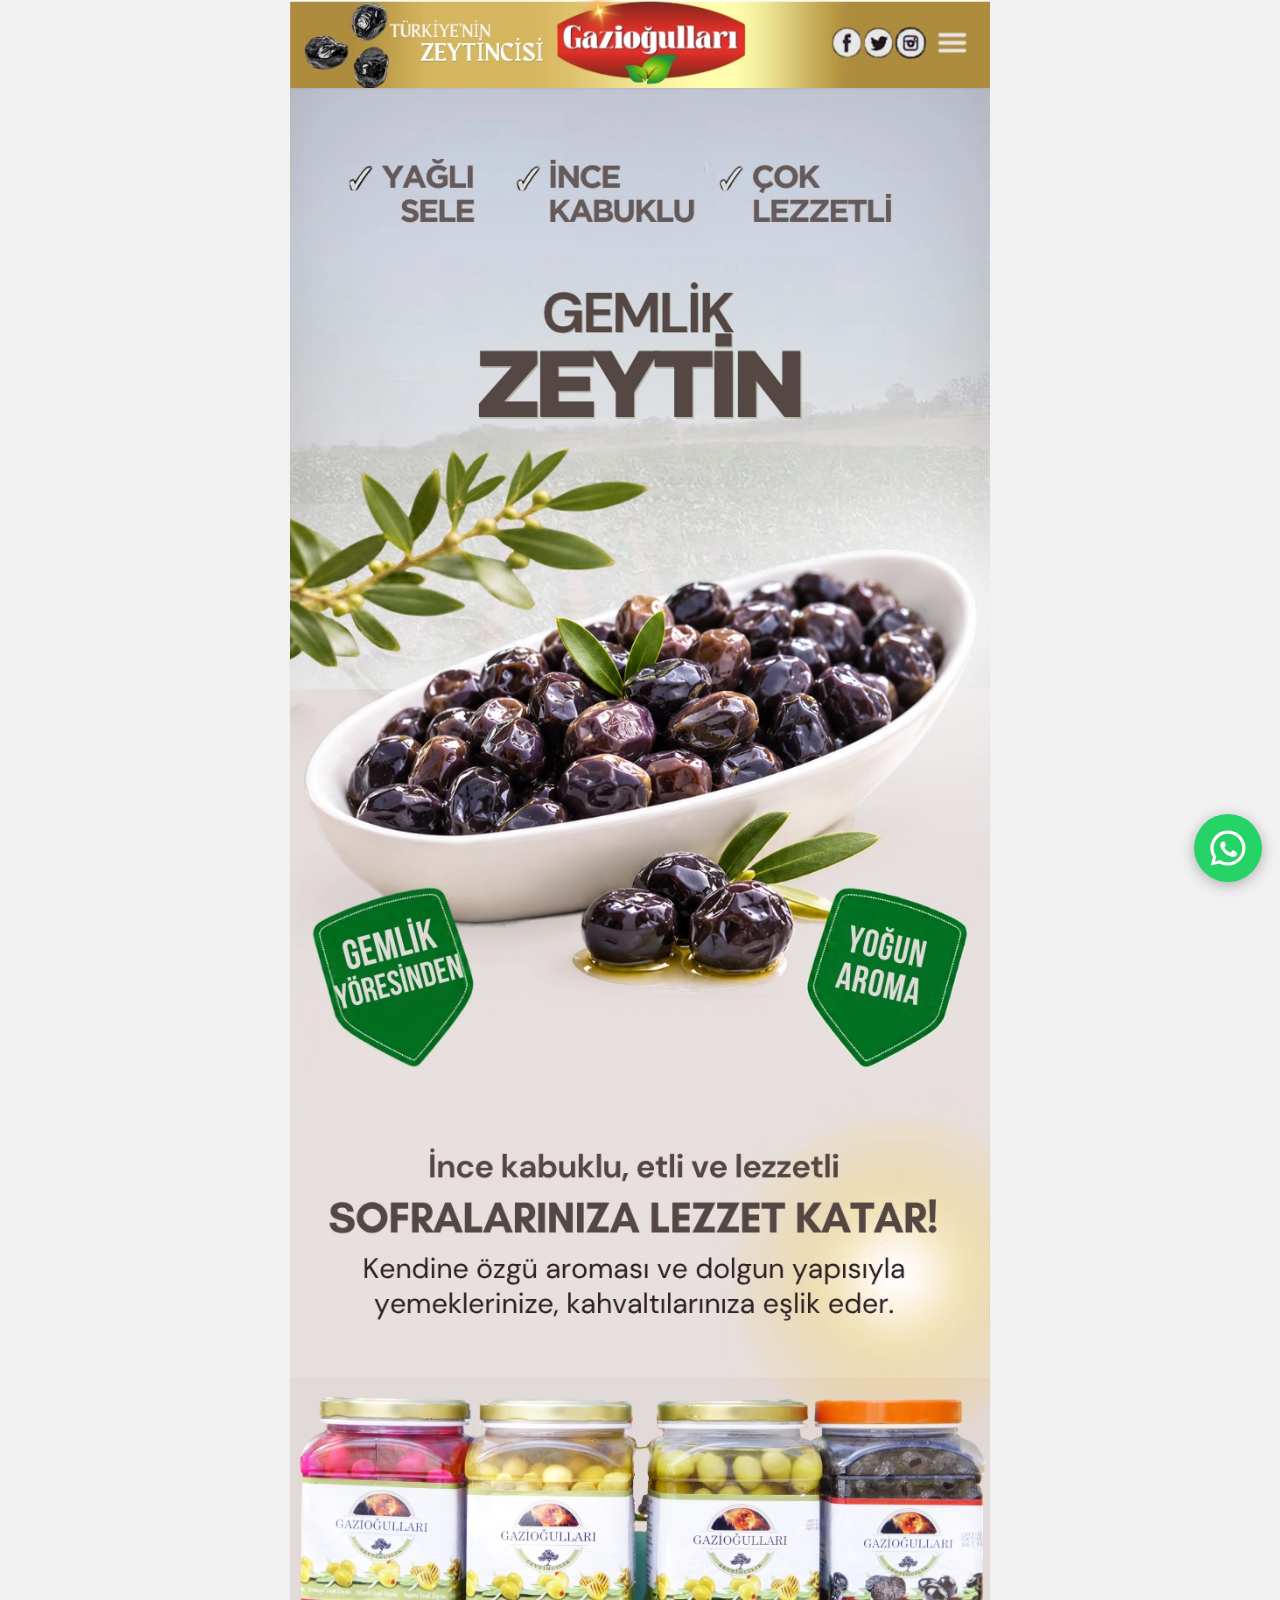
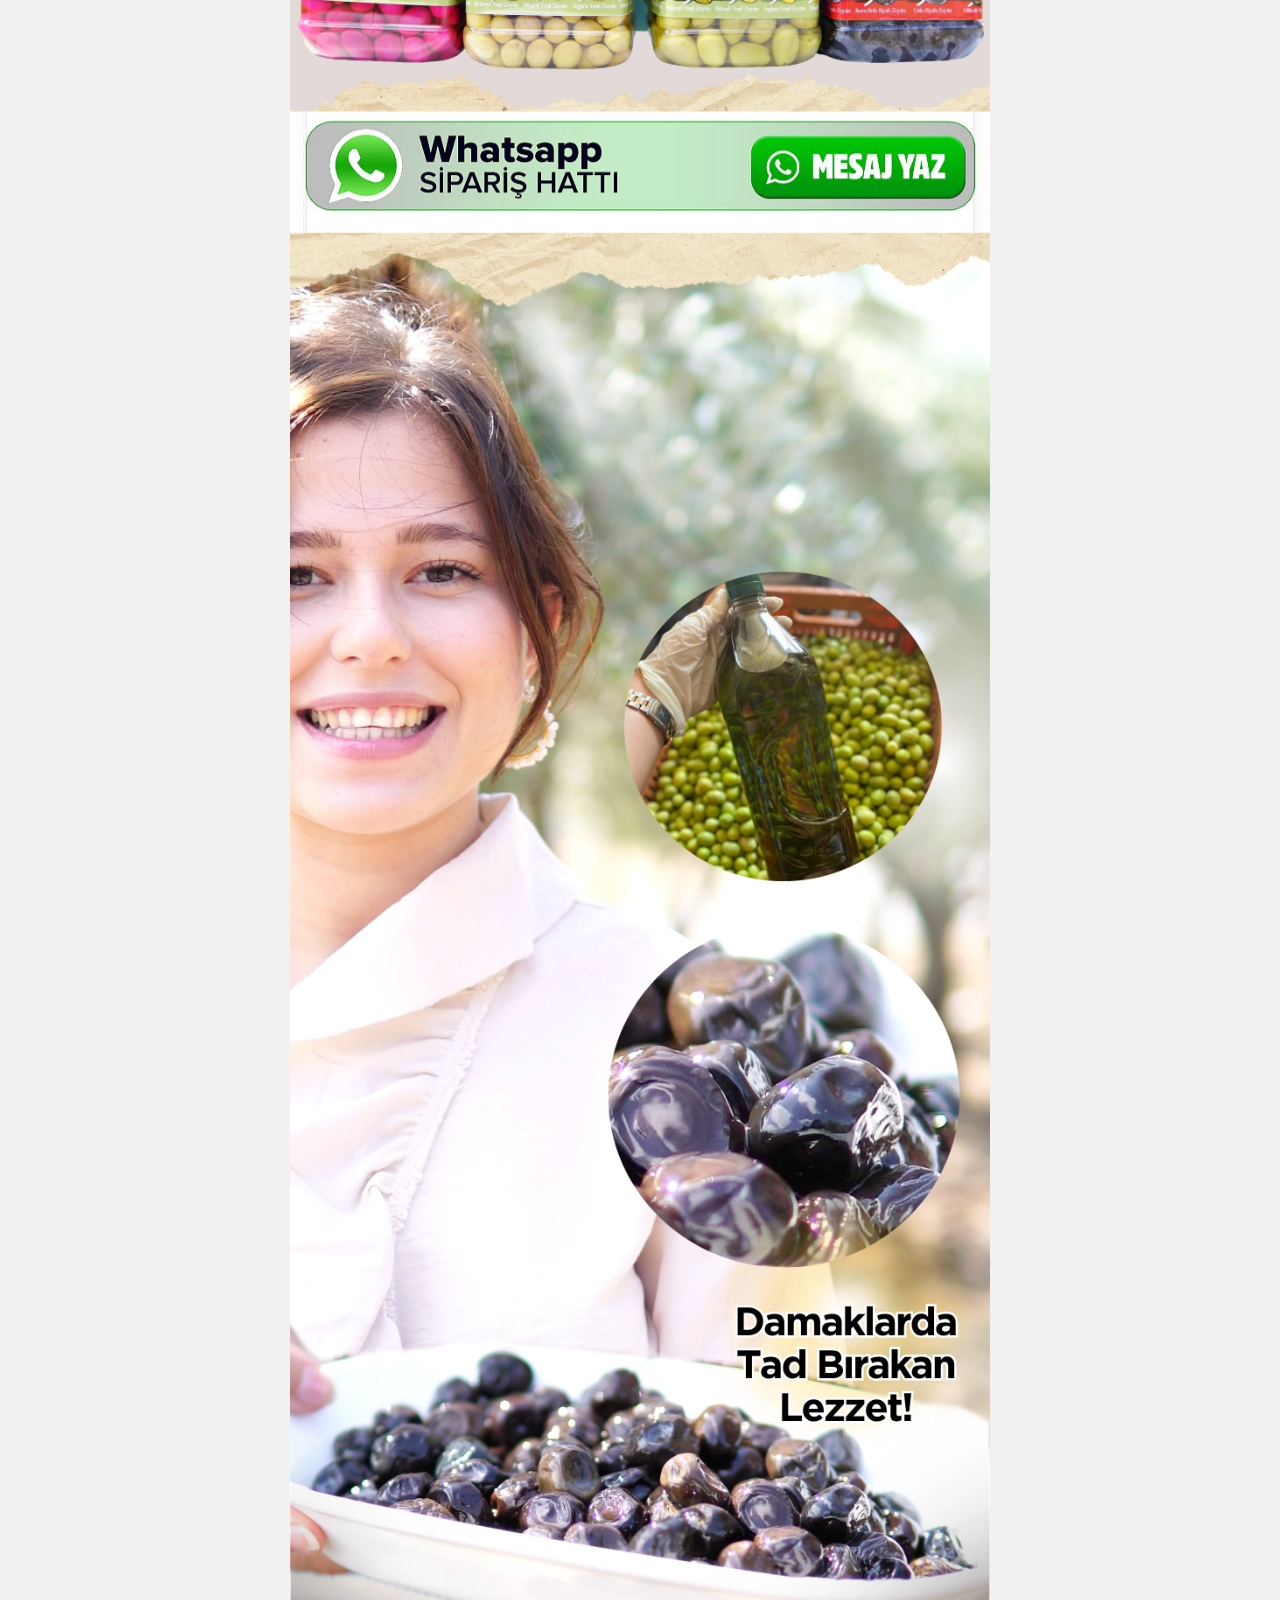
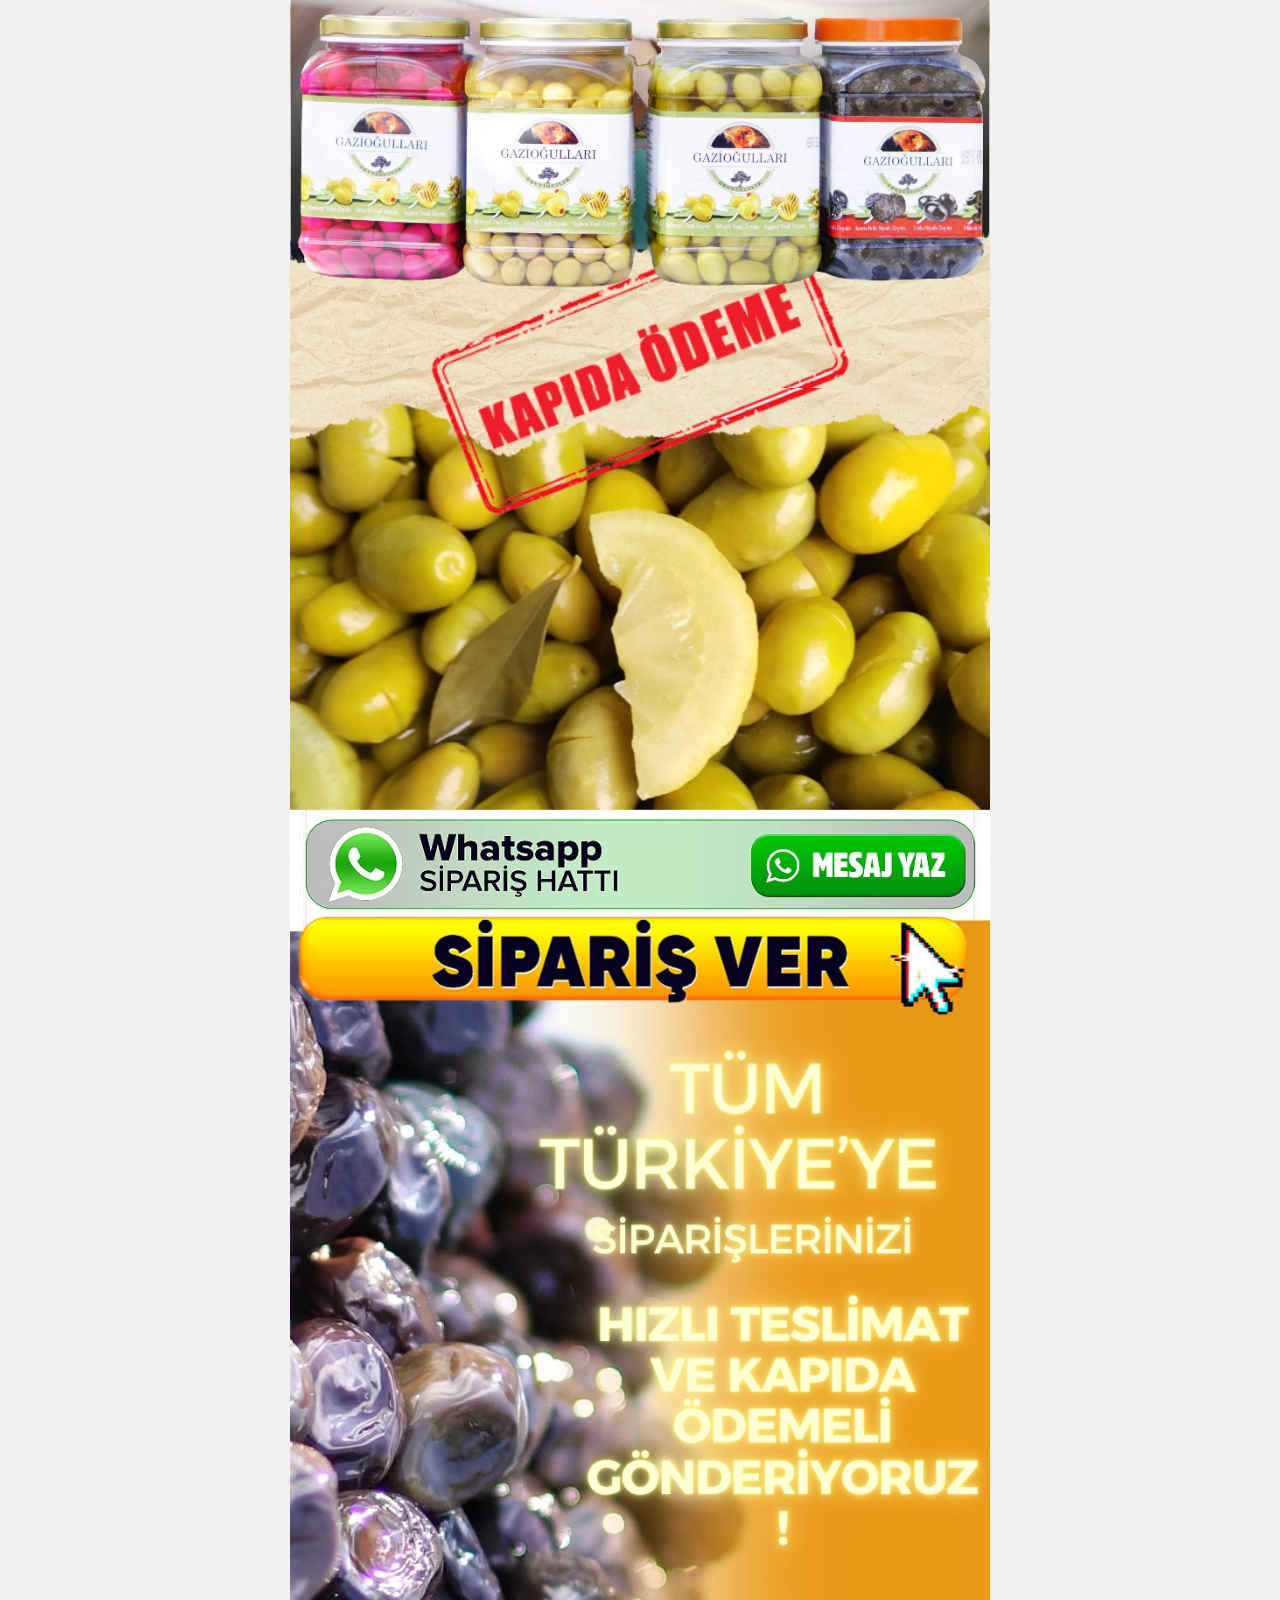
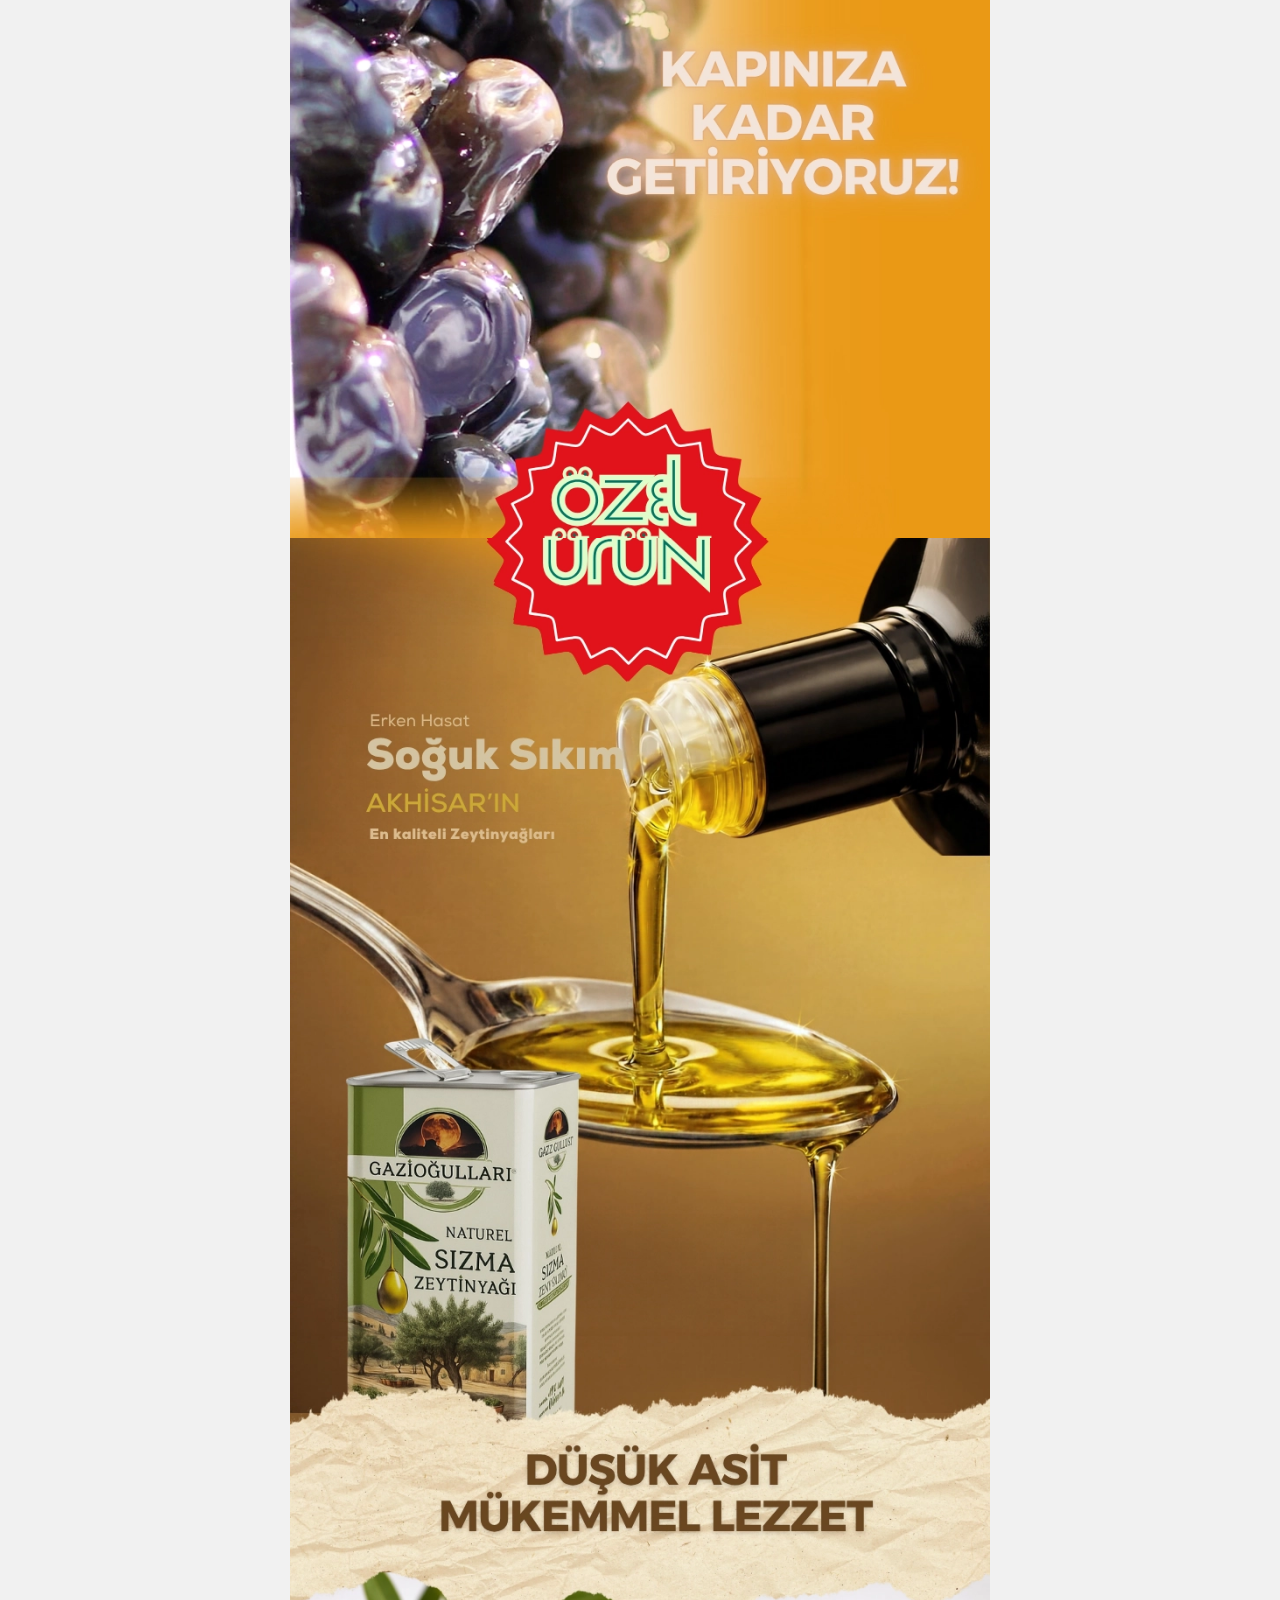
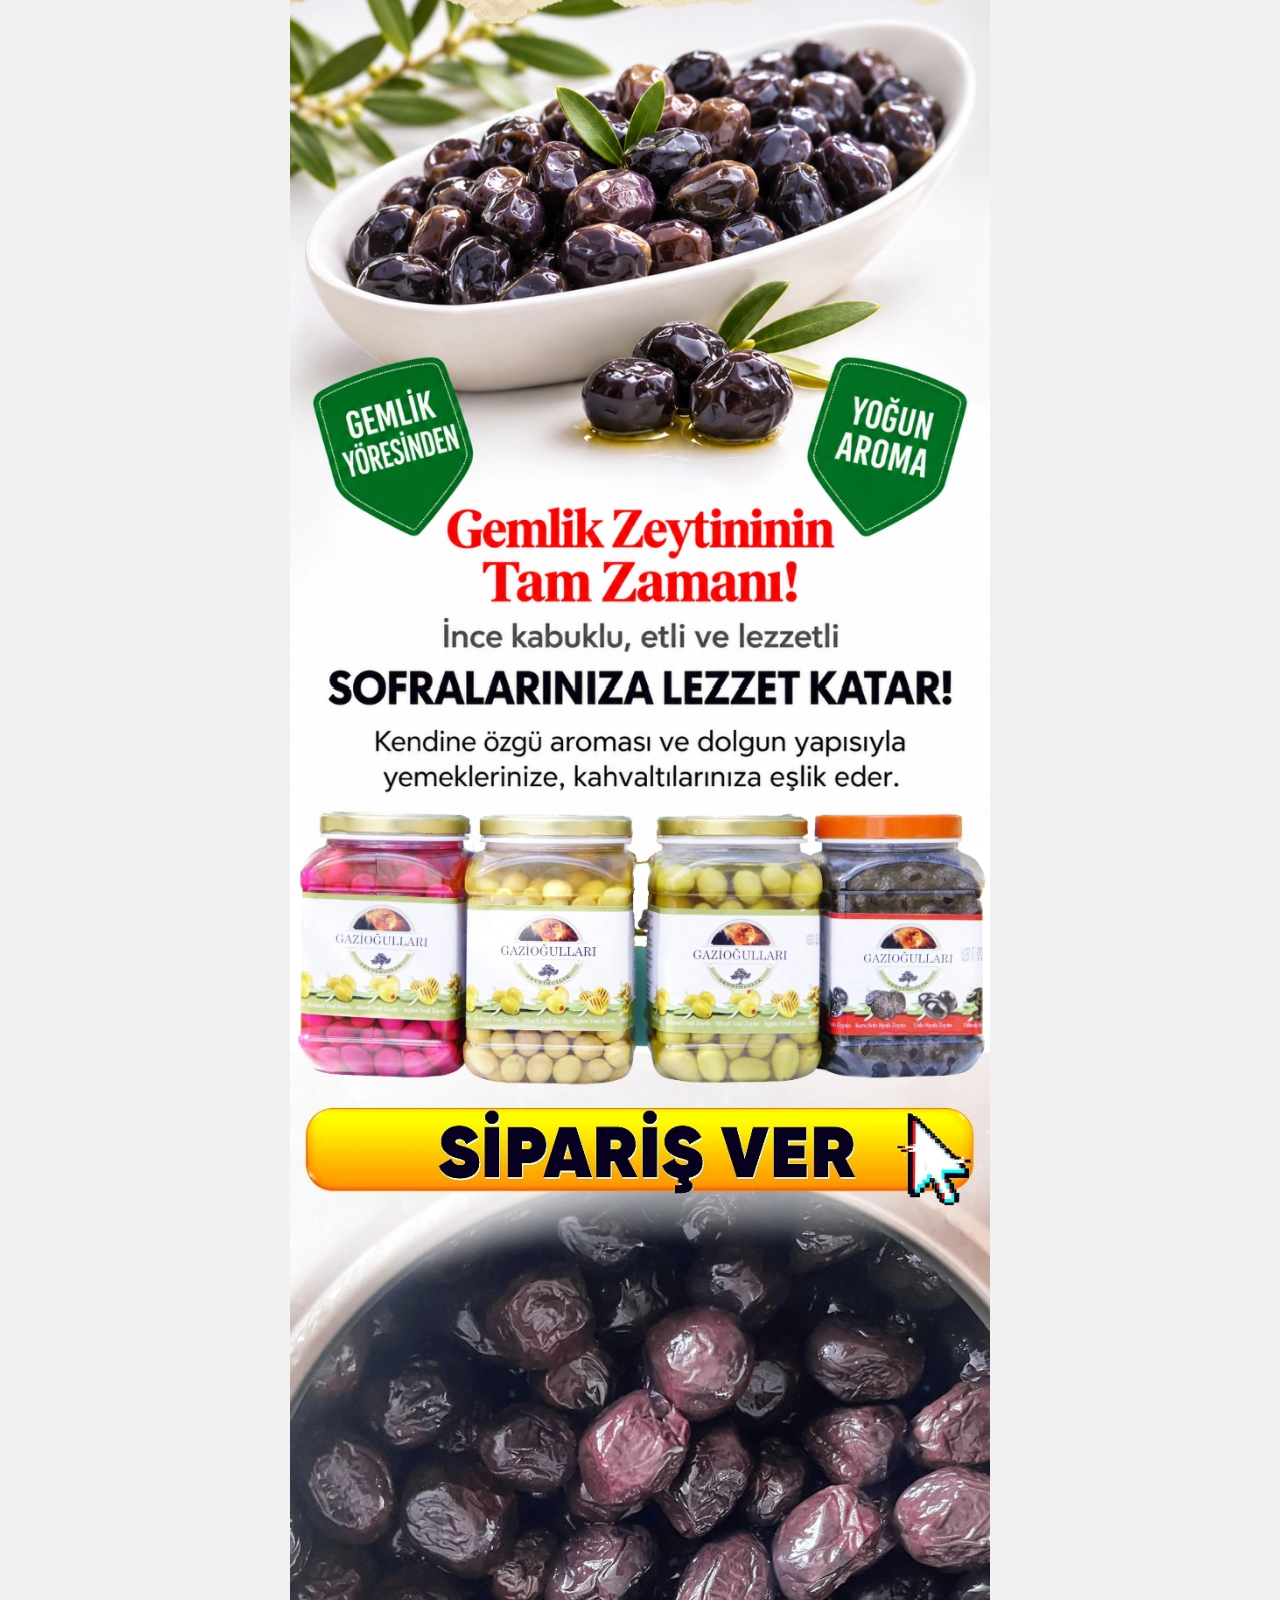
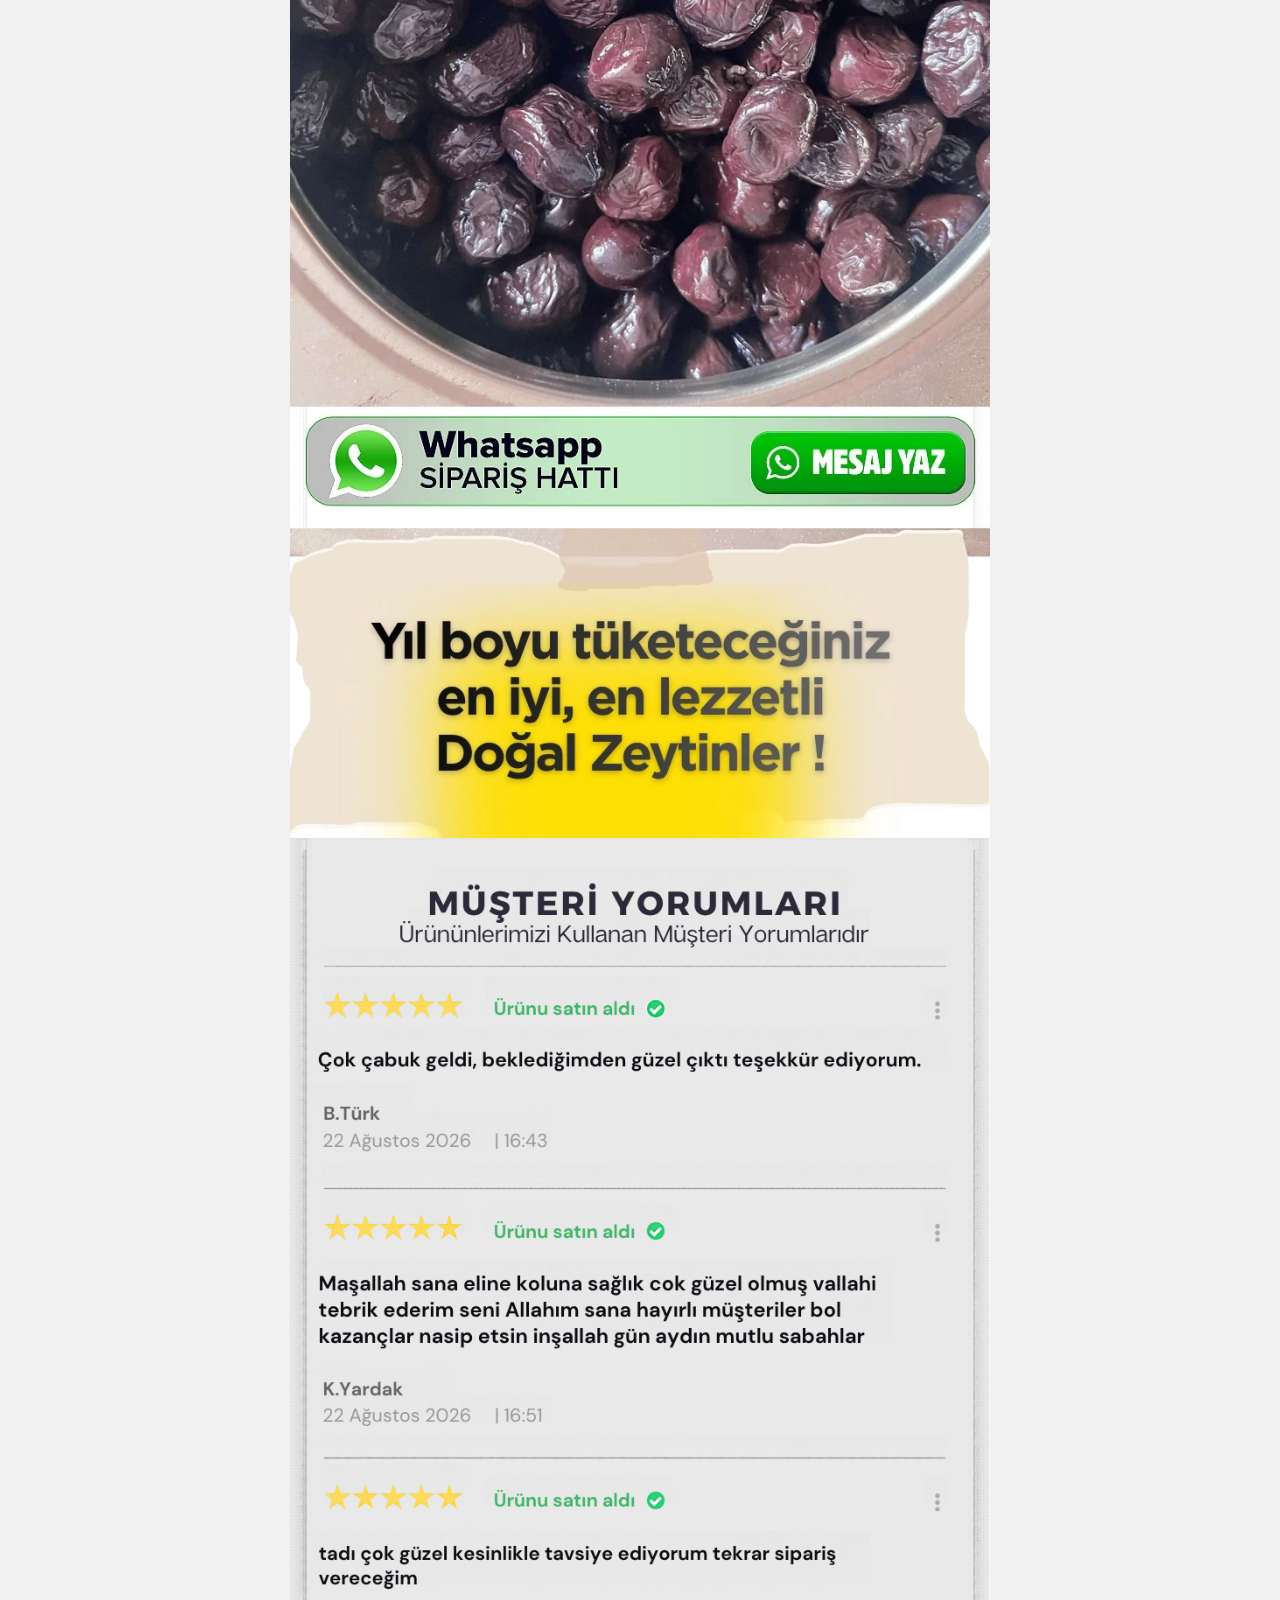
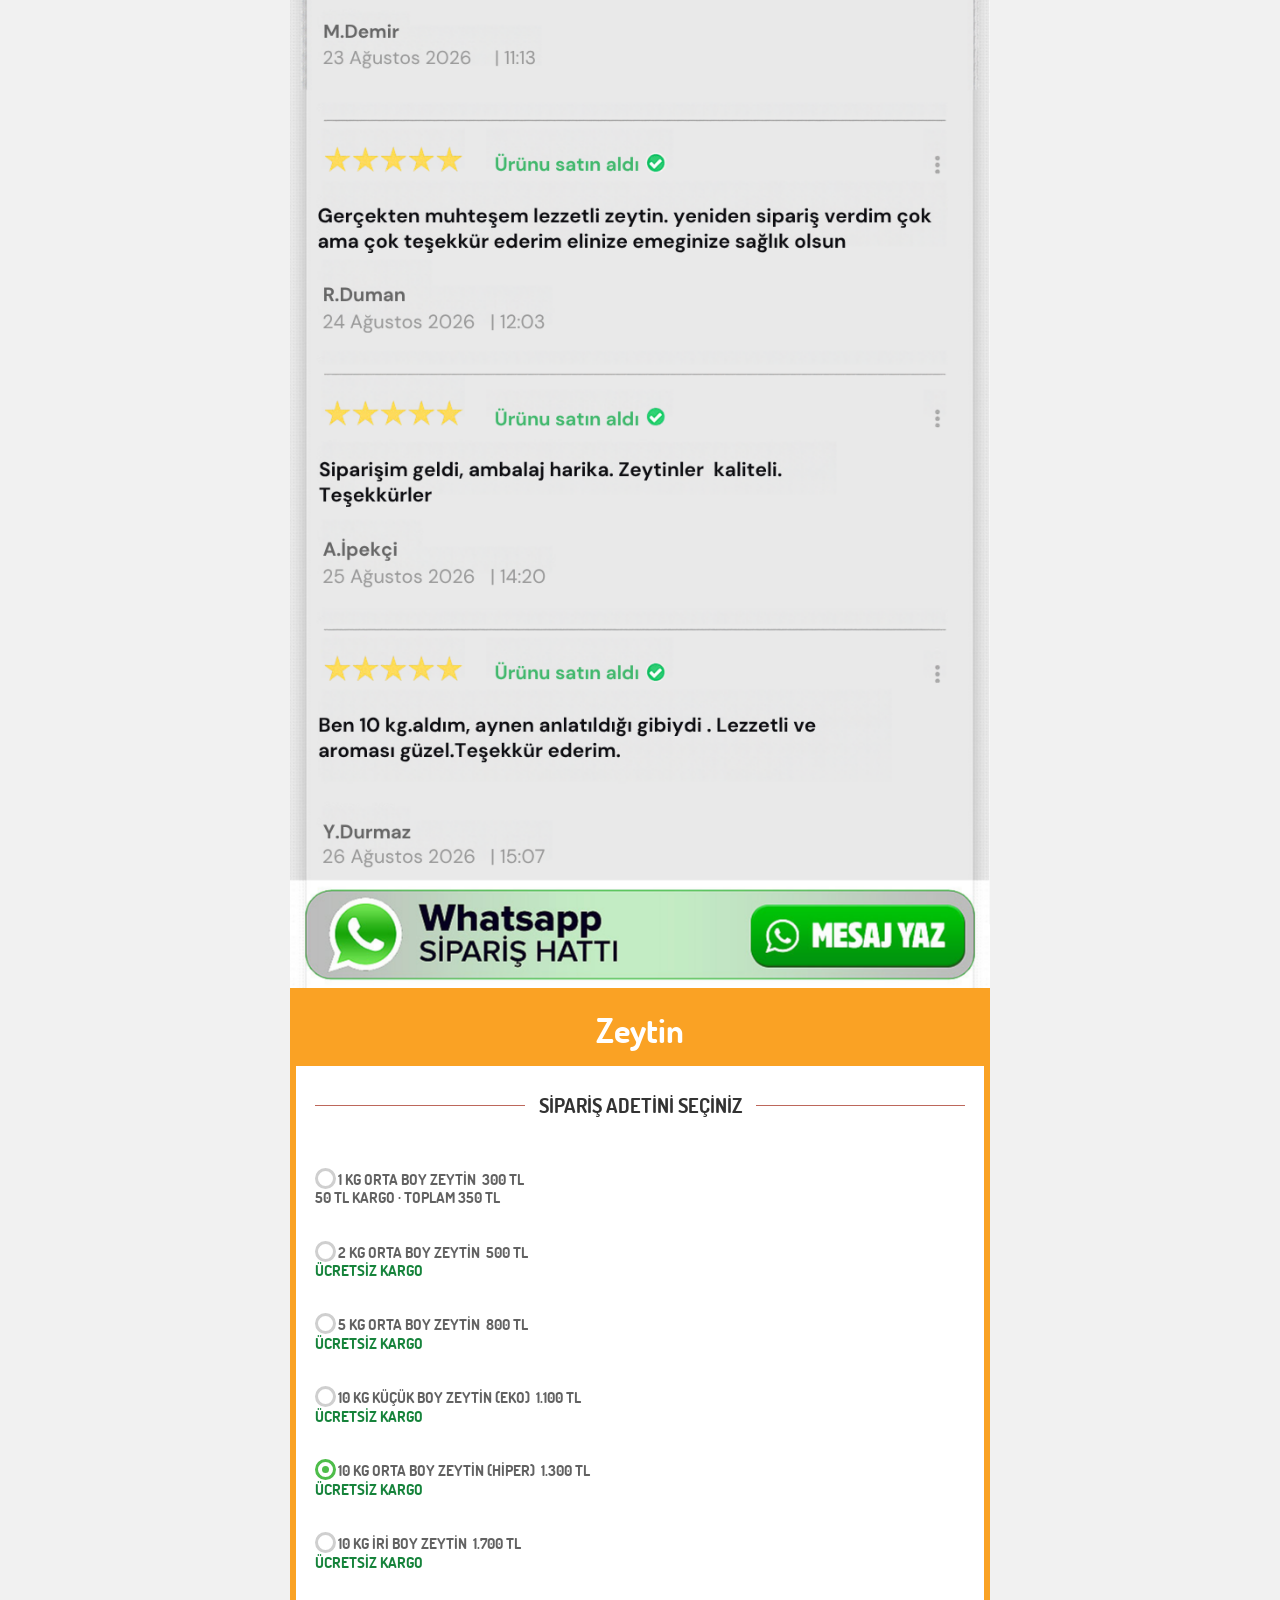
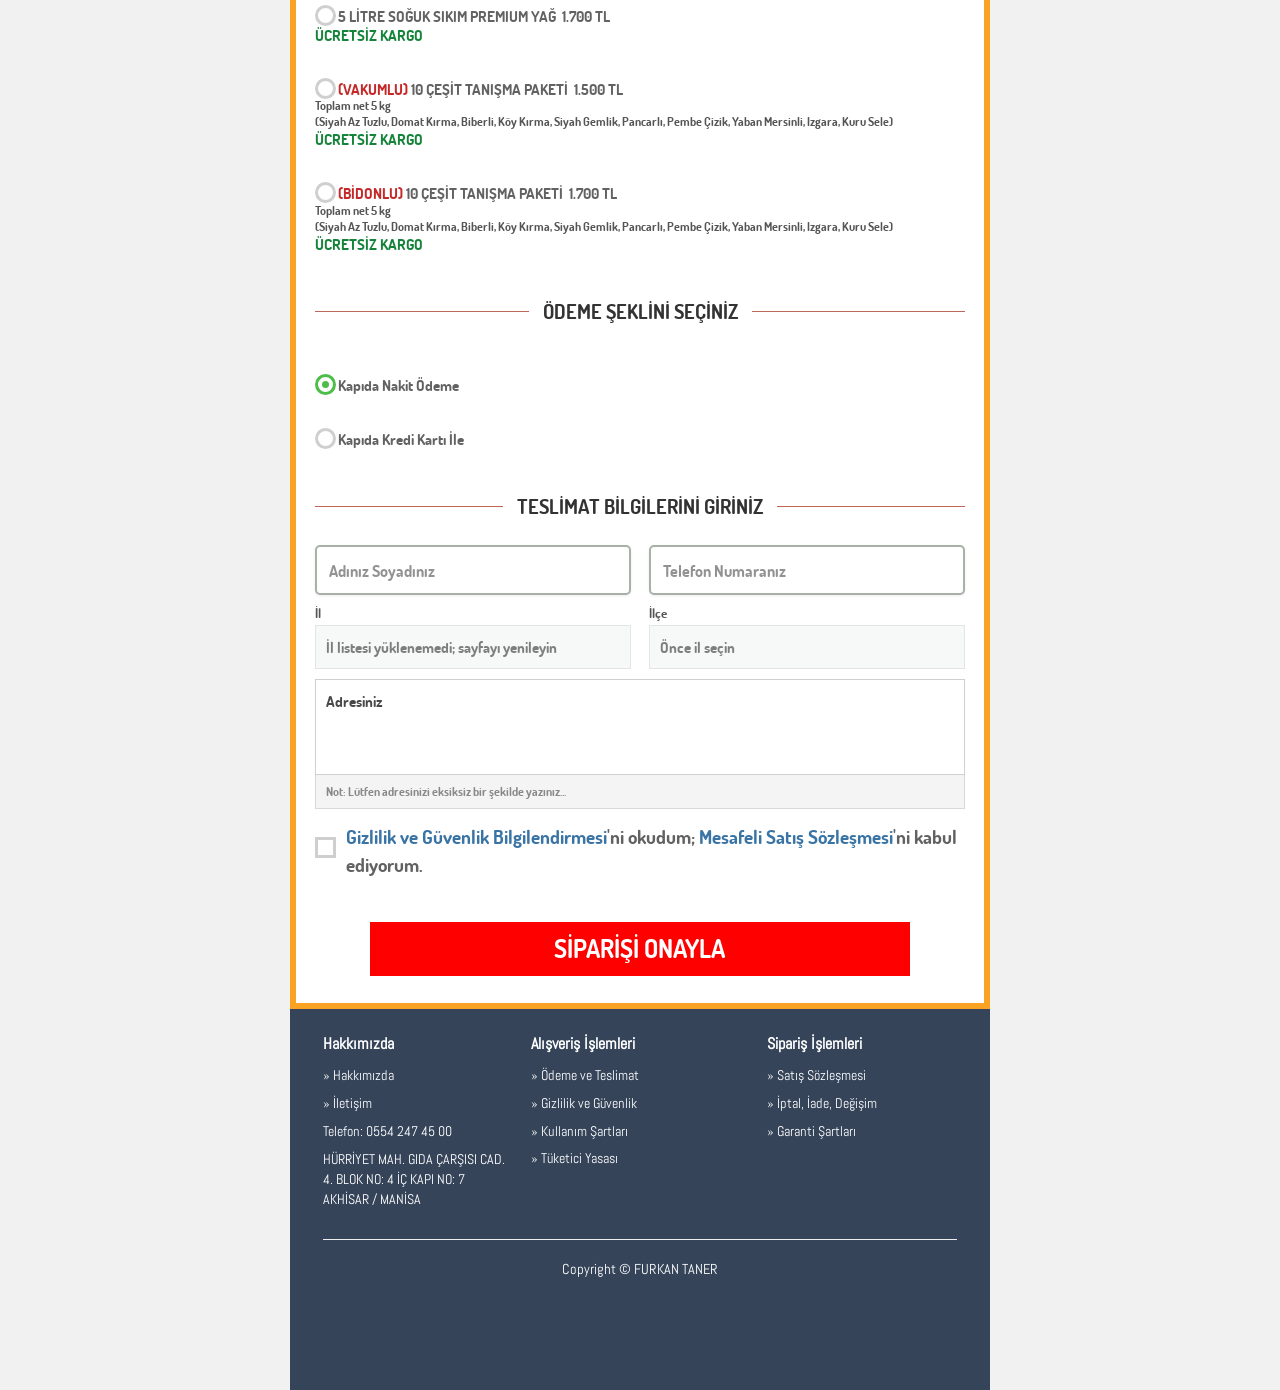
<file: index.html>
<!DOCTYPE html PUBLIC "-//W3C//DTD XHTML 1.0 Transitional//EN" "http://www.w3.org/TR/xhtml1/DTD/xhtml1-transitional.dtd">
<html xmlns="http://www.w3.org/1999/xhtml">


<meta charset="utf-8">
<head>
<meta charset="utf-8">





<meta name="viewport" content="width=device-width, initial-scale=1.0, maximum-scale=1.0, user-scalable=no" />
<title>Zeytin Siparişi</title>



<meta property="og:type"               content="article" />
<meta property="og:title" content="Zeytin">
<meta property="og:description" content="Kapıda ödemeli zeytin siparişi">
<meta property="og:image" content="https://zeytin.fun/images/og-zeytin-01.jpg" />
<meta property="og:image:type" content="image/jpeg" />
<meta property="og:image:width" content="800" />
<meta property="og:image:height" content="2000" />
<meta property="og:image:alt" content="Gemlik siyah zeytin ve ürün görseli" />
<meta property="og:url" content="https://zeytin.fun/" />
<meta name="twitter:card" content="summary_large_image" />
<meta name="twitter:image" content="https://zeytin.fun/images/og-zeytin-01.jpg" />



<link href="file/css/style.css" rel="stylesheet" type="text/css">
<link href="file/css/footer.css" rel="stylesheet" type="text/css">
<link rel="stylesheet" type="text/css"  href="file/css/smart-forms.css">

<style>
a {border:0; margin: 0; padding: 0;}
.contentE {width:100%; max-width:700px; margin:0 auto;}
.contentE1 {width:100%; max-width:700px; }
.mb5 {margin-bottom: -5px;}	

.site-footer {background-color:#354459;color:#fff;padding:20px 10px;}
.site-footer a,.site-footer h3,.site-footer p {color:#fff;}
.site-footer .site-footer__copyright {margin:0;text-align:center;}
.site-banner-fixed{position:fixed;top:0;left:50%;transform:translateX(-50%);width:100%;max-width:700px;z-index:10000;line-height:0;}
.site-banner-fixed a{display:block;}
.site-banner-fixed img{display:block;width:100%;height:auto;}
.siparis{scroll-margin-top:100px;}
.promo-image{position:relative;width:100%;line-height:0;}
.promo-image>img,.promo-image-link img{display:block;width:100%;height:auto;}
.promo-image-link{display:block;line-height:0;}
.promo-order,.promo-whatsapp{position:absolute;inset:0;display:block;pointer-events:none;}
.promo-order{z-index:1;}
.promo-whatsapp{z-index:2;}
.promo-full-hit,.promo-hotspot{position:absolute;display:block;pointer-events:auto;}
.promo-full-hit{inset:0;}
.promo-hotspot{}
.site-banner-spacer{height:min(12.5vw,87.5px);}
.site-whatsapp-float{position:fixed;right:18px;bottom:18px;width:68px;height:68px;display:flex;align-items:center;justify-content:center;border-radius:50%;background:#25d366;color:#fff;box-shadow:0 3px 14px rgba(0,0,0,.28);z-index:10001;text-decoration:none;}
.site-whatsapp-float svg{display:block;width:44px;height:44px;}
.site-whatsapp-float:focus-visible{outline:3px solid #111;outline-offset:3px;}
@media(max-width:560px){.site-whatsapp-float{right:14px;bottom:14px;width:62px;height:62px;}.site-whatsapp-float svg{width:40px;height:40px;}}
</style>

<!-- Meta Pixel Code -->
<script>
!function(f,b,e,v,n,t,s)
{if(f.fbq)return;n=f.fbq=function(){n.callMethod?
n.callMethod.apply(n,arguments):n.queue.push(arguments)};
if(!f._fbq)f._fbq=n;n.push=n;n.loaded=!0;n.version='2.0';
n.queue=[];t=b.createElement(e);t.async=!0;
t.src=v;s=b.getElementsByTagName(e)[0];
s.parentNode.insertBefore(t,s)}(window, document,'script',
'https://connect.facebook.net/en_US/fbevents.js');
fbq('init', '1817216362901103');
fbq('track', 'PageView');
</script>
<noscript><img height="1" width="1" style="display:none"
src="https://www.facebook.com/tr?id=1817216362901103&ev=PageView&noscript=1"
/></noscript>
<!-- End Meta Pixel Code -->

<script type="text/javascript" src="file/js/jquery-2.1.1.min.js"></script>





</head>














<style>

.siparis {
    border: 6px solid #faa224;
    background: #fff;
}
.siparis_baslik {
    margin: 0;
    background: #faa224;
    color: #fff;
    padding: 12px 8px;
    font-family: 'Dosis', serif;
    font-size: 34px;
    font-weight: 700;
}
.smart-forms .switch, .smart-forms .option, .smart-forms .field-label {
    font-size: 15px;
    font-weight: 500;
}
.smart-forms .form-body { padding: 0 10px; }
.checkout-section { padding: 14px 4px 2px; }
.checkout-divider {
    display: flex;
    align-items: center;
    gap: 14px;
    margin: 8px 0 26px;
    color: #333;
    font-family: 'Dosis', Arial, sans-serif;
    font-size: 20px;
    font-weight: 700;
    text-align: center;
}
.checkout-divider::before, .checkout-divider::after {
    content: "";
    flex: 1;
    height: 1px;
    background: #bd675b;
}
.delivery-fields {
    display: grid;
    grid-template-columns: 1fr 1fr;
    gap: 10px 18px;
}
.delivery-fields .section { margin: 0; }
.delivery-fields .address-field { grid-column: 1 / -1; }
.location-field label { display:block; margin:0 0 4px; color:#555; font-size:13px; font-weight:600; }
.location-field .field { position:relative; }
.place-suggestions { position:absolute; top:calc(100% + 2px); left:0; right:0; max-height:220px; overflow-y:auto; border:1px solid #cfcfcf; border-radius:3px; background:#fff; box-shadow:0 4px 12px rgba(0,0,0,.16); z-index:1000; }
.place-suggestions[hidden] { display:none; }
.place-suggestions button { display:block; width:100%; min-height:42px; padding:9px 12px; border:0; border-bottom:1px solid #eee; background:#fff; color:#333; text-align:left; font-size:16px; }
.place-suggestions button:focus, .place-suggestions button:hover { background:#f1f7f1; outline:0; }
.location-field input:disabled { background:#f2f2f2; color:#888; cursor:not-allowed; }
.sr-only {
    position: absolute;
    width: 1px;
    height: 1px;
    padding: 0;
    margin: -1px;
    overflow: hidden;
    clip: rect(0,0,0,0);
    white-space: nowrap;
    border: 0;
}
.smart-forms .gui-input, .smart-forms .gui-textarea {
    min-height: 44px;
    border: 1px solid #cfcfcf;
    border-radius: 0;
    box-shadow: none;
    font-size: 15px;
}
.smart-forms .gui-textarea { min-height: 92px; padding-top: 12px; }

/* Sipariş verenin ad soyad ve telefon alanları */
#order-name, #order-phone {
    min-height: 50px;
    padding: 10px 12px;
    border: 2px solid #a8b1a8;
    border-radius: 5px;
    background-color: #fff;
    color: #222;
    box-shadow: 0 1px 3px rgba(0,0,0,.08);
    font-size: 16px;
    transition: border-color .15s ease, box-shadow .15s ease;
}
#order-name:focus, #order-phone:focus {
    border-color: #4d7b50;
    box-shadow: 0 0 0 3px rgba(77,123,80,.16);
    outline: 0;
}
#order-name::placeholder, #order-phone::placeholder {
    color: #929292;
    opacity: 1;
}
#order-name:focus::placeholder, #order-phone:focus::placeholder {
    color: #a6a6a6;
}

.address-note {
    padding: 9px 10px;
    border: 1px solid #d8d8d8;
    border-top: 0;
    background: #f4f4f4;
    color: #888;
    font-size: 12px;
}
.sozlesme { padding: 12px 4px 8px; }
.sozlesme .option {
    display: flex !important;
    align-items: flex-start;
    gap: 10px;
    width: 100%;
    padding-right: 0;
}
.sozlesme .option > input {
    left: 0;
    top: 0;
    width: 21px;
    height: 21px;
}
.sozlesme .option .checkbox {
    flex: 0 0 21px;
    top: 2px;
    margin: 0;
}
.sozlesmeyazi { flex: 1; font-size: 14px; line-height: 1.5; }
.sozlesmeyazi a { color: #3a74a5; font-weight: 700; }
.smart-forms .form-footer { padding: 12px 0 22px; background: #fff; }
.smart-forms .form-footer .yrmBt {
    display: block;
    width: 78%;
    min-height: 52px;
    margin: 0 auto;
    border: 0;
    border-radius: 0;
    background: #f00;
    color: #fff;
    font-family: 'Dosis', Arial, sans-serif;
    font-size: 25px;
    font-weight: 700;
}
.site-footer { background-color: #354459; color: #fff; padding: 28px 18px 110px; }
.site-footer a, .site-footer h3, .site-footer p { color: #fff; }
.site-footer a { text-decoration: none; }
.site-footer__links { margin: 0; padding: 0; list-style: none; }
.site-footer__links li { margin: 0 0 7px; }
.site-footer__links a { font-size: 14px; }
.site-footer__copyright { margin: 0; text-align: center; }
.footer-grid {
    display: grid;
    grid-template-columns: 1fr 1.15fr 1fr;
    gap: 18px;
}
.site-footer .footer-grid { width: 100%; margin: 0; padding: 0; }
.site-footer .footer-grid .grid__item {
    float: none;
    width: auto;
    min-width: 0;
    margin-bottom: 0;
    padding-left: 0;
    vertical-align: top;
}
.footer-grid h3 { margin: 0 0 12px; font-size: 16px; font-weight: 700; }
.footer-grid p { margin: 0 0 8px; font-size: 14px; line-height: 1.45; }
@media (max-width: 560px) {
    .delivery-fields { grid-template-columns: 1fr; }
    .delivery-fields .address-field { grid-column: auto; }
    .smart-forms .form-footer .yrmBt { width: 92%; font-size: 22px; }
    .footer-grid { grid-template-columns: 1fr; gap: 18px; }
}

</style>


<body style="background:#f1f1f1!important">


<div class="content contentE">

<div class="site-banner-spacer" aria-hidden="true"></div>
<div class="site-banner-fixed"><a href="#siparis" aria-label="Sipariş formuna git"><img src="button/banner.webp" alt="Gazioğulları Zeytin" width="700" height="88"></a></div>

<!-- images klasöründeki numaralı görseller dosya adındaki sıraya göre eklenir. -->
<div id="product-gallery">
<div class="promo-image">
  <img src="images/zeytin_web_01.webp" alt="Zeytin ürün görseli">
  <a class="promo-order" href="#siparis" aria-label="Sipariş formuna git"><span class="promo-full-hit"></span></a>
  <a class="promo-whatsapp" href="https://wa.me/905542474500?text=Zeytin%20sipari%C5%9Fi%20vermek%20istiyorum" target="_blank" rel="noopener" aria-label="WhatsApp'tan sipariş ver"><span class="promo-hotspot" style="left:0;top:92%;width:100%;height:6.5%;"></span></a>
</div>
<div class="promo-image">
  <img src="images/zeytin_web_02.webp" alt="Zeytin ürün görseli">
  <a class="promo-order" href="#siparis" aria-label="Sipariş formuna git"><span class="promo-full-hit"></span></a>
</div>
<div class="promo-image">
  <img src="images/zeytin_web_03.webp" alt="Zeytin ürün görseli">
  <a class="promo-order" href="#siparis" aria-label="Sipariş formuna git"><span class="promo-hotspot" style="left:1%;top:30.4%;width:97%;height:5%;"></span></a>
  <a class="promo-whatsapp" href="https://wa.me/905542474500?text=Zeytin%20sipari%C5%9Fi%20vermek%20istiyorum" target="_blank" rel="noopener" aria-label="WhatsApp'tan sipariş ver"><span class="promo-hotspot" style="left:0;top:24%;width:100%;height:6.5%;"></span></a>
</div>
<div class="promo-image">
  <img src="images/zeytin_web_04.webp" alt="Zeytin ürün görseli">
  <a class="promo-order" href="#siparis" aria-label="Sipariş formuna git"><span class="promo-full-hit"></span></a>
</div>
<div class="promo-image">
  <img src="images/zeytin_web_05.webp" alt="Zeytin ürün görseli">
  <a class="promo-order" href="#siparis" aria-label="Sipariş formuna git"><span class="promo-hotspot" style="left:2%;top:30.4%;width:96%;height:5.5%;"></span></a>
  <a class="promo-whatsapp" href="https://wa.me/905542474500?text=Zeytin%20sipari%C5%9Fi%20vermek%20istiyorum" target="_blank" rel="noopener" aria-label="WhatsApp'tan sipariş ver"><span class="promo-hotspot" style="left:0;top:75.5%;width:100%;height:6.5%;"></span></a>
</div>
<div class="promo-image">
  <img src="images/zeytin_web_06.webp" alt="Zeytin ürün görseli">
  <a class="promo-order" href="#siparis" aria-label="Sipariş formuna git"><span class="promo-full-hit"></span></a>
</div>
</div>
<script>
(function(){
  var gallery=document.getElementById("product-gallery");
  if(!gallery)return;
  var orderUrl="#siparis";
  var whatsappUrl="https://wa.me/905542474500?text=Zeytin%20sipari%C5%9Fi%20vermek%20istiyorum";
  function addLink(parent,className,href,label,left,top,width,height,full){
    var a=document.createElement("a");
    a.className=className;
    a.href=href;
    a.setAttribute("aria-label",label);
    if(href.indexOf("wa.me/")===0||href.indexOf("https://wa.me/")===0){
      a.target="_blank";
      a.rel="noopener";
    }
    var hit=document.createElement("span");
    hit.className=full?"promo-full-hit":"promo-hotspot";
    if(!full)hit.style.cssText="left:"+left+"%;top:"+top+"%;width:"+width+"%;height:"+height+"%;";
    a.appendChild(hit);
    parent.appendChild(a);
  }
  fetch("https://api.github.com/repos/ozkanceylann/zeytin/contents/images?ref=main",{
    headers:{Accept:"application/vnd.github+json"}
  }).then(function(response){
    if(!response.ok)throw new Error("Görsel listesi alınamadı");
    return response.json();
  }).then(function(files){
    var numbered=files.map(function(file){
      var match=file.type==="file"&&file.name.match(/^zeytin_web_(\d+)\.webp$/i);
      return match?{name:file.name,number:Number(match[1])}:null;
    }).filter(Boolean).sort(function(a,b){return a.number-b.number;});
    if(!numbered.length)return;
    var fragment=document.createDocumentFragment();
    numbered.forEach(function(item){
      var wrap=document.createElement("div");
      wrap.className="promo-image";
      var img=document.createElement("img");
      img.src="images/"+item.name;
      img.alt="Zeytin ürün görseli";
      img.loading="lazy";
      img.decoding="async";
      wrap.appendChild(img);
      if(item.number===3){
        addLink(wrap,"promo-order",orderUrl,"Sipariş formuna git",1,30.4,97,5,false);
      }else if(item.number===5){
        addLink(wrap,"promo-order",orderUrl,"Sipariş formuna git",2,30.4,96,5.5,false);
      }else{
        addLink(wrap,"promo-order",orderUrl,"Sipariş formuna git",0,0,100,100,true);
      }
      if(item.number===1){
        addLink(wrap,"promo-whatsapp",whatsappUrl,"WhatsApp'tan sipariş ver",0,92,100,6.5,false);
      }else if(item.number===3){
        addLink(wrap,"promo-whatsapp",whatsappUrl,"WhatsApp'tan sipariş ver",0,24,100,6.5,false);
      }else if(item.number===5){
        addLink(wrap,"promo-whatsapp",whatsappUrl,"WhatsApp'tan sipariş ver",0,75.5,100,6.5,false);
      }
      fragment.appendChild(wrap);
    });
    gallery.replaceChildren(fragment);
  }).catch(function(){});
})();
</script>
<a class="site-whatsapp-float" href="https://wa.me/905542474500?text=Zeytin%20sipari%C5%9Fi%20vermek%20istiyorum" target="_blank" rel="noopener" aria-label="WhatsApp sipariş hattına yaz">
  <svg viewBox="0 0 32 32" aria-hidden="true" focusable="false">
    <path fill="currentColor" d="M16 3.2A12.8 12.8 0 0 0 5.1 22.7l-1.7 6.1 6.3-1.6A12.8 12.8 0 1 0 16 3.2Zm0 23.3a10.4 10.4 0 0 1-5.3-1.5l-.4-.2-3.8 1 1-3.7-.3-.4A10.4 10.4 0 1 1 16 26.5Zm5.8-7.8c-.3-.1-1.7-.8-2-1-.3-.1-.5-.1-.7.2-.2.3-.7 1-1 1.2-.2.2-.4.2-.7.1-.3-.1-1.2-.4-2.3-1.4-.9-.8-1.4-1.7-1.6-2-.2-.3 0-.5.1-.6l.5-.5c.2-.2.2-.3.3-.5.1-.2 0-.4 0-.5-.1-.1-.7-1.6-.9-2.1-.2-.5-.5-.4-.7-.4h-.6c-.2 0-.5.1-.8.4-.3.3-1 1-1 2.5s1.1 2.9 1.3 3.1c.1.2 2.1 3.2 5.1 4.5.7.3 1.3.5 1.7.6.7.2 1.4.2 1.9.1.6-.1 1.8-.7 2-1.4.3-.7.3-1.3.2-1.4-.1-.1-.3-.2-.6-.3Z"/>
  </svg>
</a>
<div class="siparis" id="siparis" style="position:relative;z-index:90;background:#fff">
  <div class="siparis_baslik center">Zeytin</div>
  <div class="smart-wrap">
    <div class="smart-forms smart-container wrap-0">
      <form method="post" id="orderForm" novalidate>
        <div class="form-body">
          <div class="checkout-section">
            <div class="checkout-divider"><span>SİPARİŞ ADETİNİ SEÇİNİZ</span></div>
            <div class="section"><div class="option-group field">
              <label for="adet1" class="option block"><input type="radio" name="adet" id="adet1" data-weight="1" data-parcels="1" value="1 kg orta boy - 300 TL + 50 TL Kargo" data-shipping="50" data-total="350"><span class="radio"></span>1 KG ORTA BOY ZEYTİN &nbsp;300 TL<br><strong>50 TL KARGO · TOPLAM 350 TL</strong></label>
              <label for="adet2" class="option block spacer-t10"><input type="radio" name="adet" id="adet2" data-weight="2" data-parcels="1" value="2 kg orta boy - 500 TL" data-shipping="0" data-total="500"><span class="radio"></span>2 KG ORTA BOY ZEYTİN &nbsp;500 TL<br><strong style="color:#16833b">ÜCRETSİZ KARGO</strong></label>
              <label for="adet3" class="option block spacer-t10"><input type="radio" name="adet" id="adet3" data-weight="5" data-parcels="1" value="5 kg orta boy - 800 TL" data-shipping="0" data-total="800"><span class="radio"></span>5 KG ORTA BOY ZEYTİN &nbsp;800 TL<br><strong style="color:#16833b">ÜCRETSİZ KARGO</strong></label>
              <label for="adet9" class="option block spacer-t10"><input type="radio" name="adet" id="adet9" value="10 kg küçük boy - 1100 TL" data-shipping="0" data-total="1100"><span class="radio"></span>10 KG KÜÇÜK BOY ZEYTİN (EKO) &nbsp;1.100 TL<br><strong style="color:#16833b">ÜCRETSİZ KARGO</strong></label>
              <label for="adet4" class="option block spacer-t10"><input type="radio" name="adet" id="adet4" data-weight="10" data-parcels="1" value="10 kg orta boy - 1300 TL" data-shipping="0" data-total="1300" checked><span class="radio"></span>10 KG ORTA BOY ZEYTİN (HİPER) &nbsp;1.300 TL<br><strong style="color:#16833b">ÜCRETSİZ KARGO</strong></label>
              <label for="adet5" class="option block spacer-t10"><input type="radio" name="adet" id="adet5" data-weight="10" data-parcels="1" value="10 kg iri boy - 1700 TL" data-shipping="0" data-total="1700"><span class="radio"></span>10 KG İRİ BOY ZEYTİN &nbsp;1.700 TL<br><strong style="color:#16833b">ÜCRETSİZ KARGO</strong></label>
              <label for="adet6" class="option block spacer-t10"><input type="radio" name="adet" id="adet6" data-weight="5" data-parcels="1" value="5 litre soğuk sıkım premium zeytinyağı - 1700 TL" data-product="Zeytinyağı" data-shipping="0" data-total="1700"><span class="radio"></span>5 LİTRE SOĞUK SIKIM PREMIUM YAĞ &nbsp;1.700 TL<br><strong style="color:#16833b">ÜCRETSİZ KARGO</strong></label>
              <label for="adet7" class="option block spacer-t10"><input type="radio" name="adet" id="adet7" data-weight="5" data-parcels="1" value="(Vakumlu) 10 çeşit tanışma paketi - 1500 TL (toplam 5 kg)" data-product="Tanışma Paketi" data-shipping="0" data-total="1500"><span class="radio"></span><span style="color:#c62828;font-weight:700">(VAKUMLU)</span> 10 ÇEŞİT TANIŞMA PAKETİ &nbsp;1.500 TL<br><small style="display:inline-block;font-size:12px;font-weight:400;color:#555;">Toplam net 5 kg</small><br><small style="display:inline-block;font-size:12px;font-weight:400;color:#555;line-height:1.4;">(Siyah Az Tuzlu, Domat Kırma, Biberli, Köy Kırma, Siyah Gemlik, Pancarlı, Pembe Çizik, Yaban Mersinli, Izgara, Kuru Sele)</small><br><strong style="color:#16833b">ÜCRETSİZ KARGO</strong></label>
              <label for="adet8" class="option block spacer-t10"><input type="radio" name="adet" id="adet8" data-weight="5" data-parcels="1" value="(Bidonlu) 10 çeşit tanışma paketi - 1700 TL" data-product="Tanışma Paketi" data-shipping="0" data-total="1700"><span class="radio"></span><span style="color:#c62828;font-weight:700">(BİDONLU)</span> 10 ÇEŞİT TANIŞMA PAKETİ &nbsp;1.700 TL<br><small style="display:inline-block;font-size:12px;font-weight:400;color:#555;">Toplam net 5 kg</small><br><small style="display:inline-block;font-size:12px;font-weight:400;color:#555;line-height:1.4;">(Siyah Az Tuzlu, Domat Kırma, Biberli, Köy Kırma, Siyah Gemlik, Pancarlı, Pembe Çizik, Yaban Mersinli, Izgara, Kuru Sele)</small><br><strong style="color:#16833b">ÜCRETSİZ KARGO</strong></label>
            </div></div>
          </div>
          <div class="checkout-section">
            <div class="checkout-divider"><span>ÖDEME ŞEKLİNİ SEÇİNİZ</span></div>
            <div class="section"><div class="option-group field">
              <label class="option block" for="payment-cash"><input type="radio" name="odeme" id="payment-cash" value="0" checked><span class="radio"></span>Kapıda Nakit Ödeme</label>
              <label class="option block spacer-t10" for="payment-card"><input type="radio" name="odeme" id="payment-card" value="8"><span class="radio"></span>Kapıda Kredi Kartı İle</label>
            </div></div>
          </div>
          <div class="checkout-section">
            <div class="checkout-divider"><span>TESLİMAT BİLGİLERİNİ GİRİNİZ</span></div>
            <div class="delivery-fields">
              <div class="section"><label class="sr-only" for="order-name">Adınız Soyadınız</label><div class="field"><input class="gui-input" type="text" id="order-name" name="ad" autocomplete="name" maxlength="160" placeholder="Adınız Soyadınız"></div></div>
              <div class="section"><label class="sr-only" for="order-phone">Telefon Numaranız</label><div class="field"><input class="gui-input" type="tel" id="order-phone" name="tel" inputmode="tel" autocomplete="tel" maxlength="15" placeholder="Telefon Numaranız"></div></div>
              <div class="section location-field">
                <label for="order-province">İl</label>
                <div class="field"><input class="gui-input" type="text" id="order-province" name="il" autocomplete="address-level1" placeholder="İl yazıp listeden seçin" aria-label="İl" aria-autocomplete="list" aria-controls="province-suggestions" aria-expanded="false" required><div class="place-suggestions" id="province-suggestions" role="listbox" hidden></div></div>
              </div>
              <div class="section location-field">
                <label for="order-district">İlçe</label>
                <div class="field"><input class="gui-input" type="text" id="order-district" name="ilce" autocomplete="address-level2" placeholder="Önce il seçin" aria-label="İlçe" aria-autocomplete="list" aria-controls="district-suggestions" aria-expanded="false" disabled required><div class="place-suggestions" id="district-suggestions" role="listbox" hidden></div></div>
              </div>
              <div class="section address-field"><label class="sr-only" for="order-address">Adresiniz</label><div class="field"><textarea class="gui-textarea" id="order-address" name="adres" autocomplete="street-address" maxlength="1000" placeholder="Adresiniz"></textarea><div class="address-note">Not: Lütfen adresinizi eksiksiz bir şekilde yazınız...</div></div></div>
            </div>
          </div>
          <div class="section sozlesme"><label class="option"><input type="checkbox" name="generalTerms" id="generalTerms"><span class="checkbox"></span><span class="sozlesmeyazi"><a href="sayfalar/gizlilik-guvenlik.html">Gizlilik ve Güvenlik Bilgilendirmesi</a>'ni okudum; <a href="sayfalar/satis-sozlesmesi.html">Mesafeli Satış Sözleşmesi</a>'ni kabul ediyorum.</span></label></div>
        </div>
        <div class="form-footer"><button type="submit" class="yrmBt">SİPARİŞİ ONAYLA</button></div>
      </form>
    </div>
  </div>
</div>
<footer class="site-footer">
  <div class="wrapper">
    <div class="footer-grid">
      <div class="grid__item">
        <h3 class="h4">Hakkımızda</h3>
        <ul class="site-footer__links">
          <li><a href="sayfalar/hakkimizda.html">» Hakkımızda</a></li>
          <li><a href="sayfalar/iletisim.html">» İletişim</a></li>
        </ul>
        <p><a href="tel:+905542474500">Telefon: 0554 247 45 00</a></p>
        <p>HÜRRİYET MAH. GIDA ÇARŞISI CAD. 4. BLOK NO: 4 İÇ KAPI NO: 7 AKHİSAR / MANİSA</p>
      </div>
      <div class="grid__item">
        <h3 class="h4">Alışveriş İşlemleri</h3>
        <ul class="site-footer__links">
          <li><a href="sayfalar/odeme-teslimat.html">» Ödeme ve Teslimat</a></li>
          <li><a href="sayfalar/gizlilik-guvenlik.html">» Gizlilik ve Güvenlik</a></li>
          <li><a href="sayfalar/kullanim-sartlari.html">» Kullanım Şartları</a></li>
          <li><a href="sayfalar/tuketici-yasasi.html">» Tüketici Yasası</a></li>
        </ul>
      </div>
      <div class="grid__item">
        <h3 class="h4">Sipariş İşlemleri</h3>
        <ul class="site-footer__links">
          <li><a href="sayfalar/satis-sozlesmesi.html">» Satış Sözleşmesi</a></li>
          <li><a href="sayfalar/iptal-iade-degisim.html">» İptal, İade, Değişim</a></li>
          <li><a href="sayfalar/garanti-sartlari.html">» Garanti Şartları</a></li>
        </ul>
      </div>
    </div>
    <hr class="hr--small hr--clear">
    <p class="site-footer__copyright text-center">Copyright © FURKAN TANER</p>
  </div>
</footer>

<div class="clr"></div>
</div>
</div>



<link rel="stylesheet" href="file/css/bootstrap.min.css">
      <script src="https://maxcdn.bootstrapcdn.com/bootstrap/3.3.7/js/bootstrap.min.js" ></script>
      
      <script type='text/javascript'>//<![CDATA[
         $(window).load(function(){
         
         $('a.modalButton').on('click', function(e) {
             var src = $(this).attr('data-src');
             var height = $(this).attr('data-height') || 300;
             var width = $(this).attr('data-width') || 400;
             $("#myModal iframe").attr({'src':src,'height': height,'width': width});
         });
         });//]]> 
         
      </script>


 <style>
 		body {margin: 0px;padding: 0px;cursor: default;background-color:#f1f1f1; }
		a {border:0;}
		

      </style>
      
      <div class="modal fade" id="myModal" tabindex="-1" role="dialog"  aria-labelledby="myModalLabel" aria-hidden="true">
         <div class="modal-dialog">
            <div class="modal-footer">
               <button type="button" class="btn btn-default hilu" data-dismiss="modal" style="position:fixed; left:37%; z-index:99999; top:-10px;" >KAPAT</button>
            </div>
            <div class="modal-content">
               <div class="modal-body">
                  <iframe frameborder="0"></iframe>
               </div>
            </div>
            
         </div>
         
      </div>
      
      

<script>
(function(){
  var SUPABASE_URL="https://jarsxtpqzqzhlshpmgot.supabase.co";
  var SUPABASE_KEY="eyJhbGciOiJIUzI1NiIsInR5cCI6IkpXVCJ9.eyJpc3MiOiJzdXBhYmFzZSIsInJlZiI6ImphcnN4dHBxenF6aGxzaHBtZ290Iiwicm9sZSI6ImFub24iLCJpYXQiOjE3NjIyODExMTcsImV4cCI6MjA3Nzg1NzExN30.98oYONSkb8XSDrfGW2FxhFmt2BLB5ZRo3Ho50GhZYgE";
  var PHONE="905542474500";
  var form=document.getElementById("orderForm");
  if(!form)return;
  var provinceInput=document.getElementById("order-province");
  var districtInput=document.getElementById("order-district");
  var provinceBox=document.getElementById("province-suggestions");
  var districtBox=document.getElementById("district-suggestions");
  var cityRows=[];
  var districtRows=[];
  var provinces=[];
  var selectedProvince=null;
  var selectedDistrict=null;
  var districtOptions=[];
  function normalizePlace(value){
    return String(value||"").trim().toLowerCase().normalize("NFD").replace(/[\u0300-\u036f]/g,"").replace(/ı/g,"i");
  }
  function closeSuggestions(input,box){
    box.hidden=true;
    input.setAttribute("aria-expanded","false");
  }
  function optionName(item){return typeof item==="string"?item:String(item?.name??"");}
  function showSuggestions(input,box,options,onSelect){
    var query=normalizePlace(input.value);
    var matching=options().filter(function(item){var name=optionName(item);return !query||normalizePlace(name).indexOf(query)>=0;});
    matching.sort(function(a,b){
      var an=normalizePlace(optionName(a)),bn=normalizePlace(optionName(b));
      var ap=query&&an.indexOf(query)===0?0:1,bp=query&&bn.indexOf(query)===0?0:1;
      return ap-bp||optionName(a).localeCompare(optionName(b),"tr");
    });
    matching=matching.slice(0,12);
    box.replaceChildren();
    matching.forEach(function(item){
      var option=document.createElement("button");
      option.type="button";
      option.setAttribute("role","option");
      option.textContent=optionName(item);
      option.addEventListener("mousedown",function(event){event.preventDefault();});
      option.addEventListener("click",function(){onSelect(item);closeSuggestions(input,box);});
      box.appendChild(option);
    });
    box.hidden=matching.length===0;
    input.setAttribute("aria-expanded",matching.length?"true":"false");
  }
  function attachAutocomplete(input,box,options,onSelect,onInput){
    input.addEventListener("input",function(){
      if(onInput)onInput();
      showSuggestions(input,box,options,onSelect);
    });
    input.addEventListener("focus",function(){showSuggestions(input,box,options,onSelect);});
    input.addEventListener("keydown",function(event){
      if(event.key==="Escape"){closeSuggestions(input,box);return;}
      if(event.key==="ArrowDown"&&!box.hidden){
        event.preventDefault();
        var first=box.querySelector("button");
        if(first)first.focus();
      }
      if(event.key==="Enter"&&!box.hidden){
        var first=box.querySelector("button");
        if(first){event.preventDefault();first.click();}
      }
    });
    input.addEventListener("blur",function(){window.setTimeout(function(){closeSuggestions(input,box);},180);});
  }
  attachAutocomplete(provinceInput,provinceBox,function(){return provinces;},function(city){
    selectedProvince=city;
    selectedDistrict=null;
    districtOptions=districtRows.filter(function(row){return String(row.city_id)===String(city.id);});
    provinceInput.value=city.name;
    districtInput.value="";
    districtInput.disabled=districtOptions.length===0;
    districtInput.placeholder=districtOptions.length?"İlçe yazıp listeden seçin":"Bu il için ilçe bulunamadı";
    closeSuggestions(provinceInput,provinceBox);
  },function(){
    selectedProvince=null;
    selectedDistrict=null;
    districtOptions=[];
    districtInput.value="";
    districtInput.disabled=true;
    districtInput.placeholder="Önce il seçin";
    closeSuggestions(districtInput,districtBox);
  });
  attachAutocomplete(districtInput,districtBox,function(){return districtOptions;},function(district){
    selectedDistrict=district;
    districtInput.value=district.name;
    closeSuggestions(districtInput,districtBox);
  },function(){selectedDistrict=null;});

  function fetchTableRows(table,columns){
    var rows=[],offset=0,pageSize=1000;
    function fetchPage(){
      var url=SUPABASE_URL+"/rest/v1/"+table+"?select="+encodeURIComponent(columns)+"&order=id.asc";
      return fetch(url,{headers:{"apikey":SUPABASE_KEY,"Authorization":"Bearer "+SUPABASE_KEY,"Range-Unit":"items","Range":offset+"-"+(offset+pageSize-1)}})
        .then(function(response){if(!response.ok)throw new Error(table+" "+response.status);return response.json();})
        .then(function(page){
          if(!Array.isArray(page))throw new Error(table+" yanıtı geçersiz");
          rows=rows.concat(page);
          if(page.length===pageSize){offset+=pageSize;return fetchPage();}
          return rows;
        });
    }
    return fetchPage();
  }

  function canonicalDistricts(rows){
    var unique=new Map();
    function score(row){
      var code=String(row.code??"").trim();
      return (/^\d{2}$/.test(code)?2:0)+(/^\d{2}-/.test(String(row.id??""))?1:0);
    }
    (rows||[]).forEach(function(row){
      var key=String(row.city_id)+"|"+normalizePlace(row.name);
      var current=unique.get(key);
      if(!current||score(row)>score(current))unique.set(key,row);
    });
    return Array.from(unique.values()).sort(function(a,b){return String(a.name).localeCompare(String(b.name),"tr");});
  }

  function loadPlaceTables(){
    provinceInput.disabled=true;
    provinceInput.placeholder="İller yükleniyor…";
    return Promise.all([
      fetchTableRows("sehir","id,name"),
      fetchTableRows("ilce","id,city_id,name,code")
    ]).then(function(result){
      var cityMap=new Map();
      (result[0]||[]).forEach(function(row){var key=normalizePlace(row.name);if(key&&!cityMap.has(key))cityMap.set(key,row);});
      cityRows=Array.from(cityMap.values()).sort(function(a,b){return String(a.name).localeCompare(String(b.name),"tr");});
      districtRows=canonicalDistricts(result[1]||[]);
      provinces=cityRows;
      provinceInput.disabled=false;
      provinceInput.placeholder="İl yazıp listeden seçin";
    }).catch(function(error){
      console.error("İl/ilçe tablosu yüklenemedi:",error);
      provinceInput.disabled=true;
      provinceInput.placeholder="İl listesi yüklenemedi; sayfayı yenileyin";
    });
  }

  void loadPlaceTables();
  form.addEventListener("submit",function(e){
    e.preventDefault();
    var btn=form.querySelector('button[type="submit"]');
    var error=document.getElementById("order-error");
    if(!error){error=document.createElement("p");error.id="order-error";error.setAttribute("role","alert");error.style.cssText="color:#b00020;font-weight:bold;text-align:center";form.querySelector(".form-footer").appendChild(error);}
    var get=function(name){var el=form.querySelector('[name="'+name+'"]');return el?el.value.trim():"";};
    var selected=form.querySelector('input[name="adet"]:checked');
    var payment=form.querySelector('input[name="odeme"]:checked');
    var consent=form.querySelector('input[name="generalTerms"]');
    var tel=get("tel").replace(/\D/g,"");
    if(tel.length===12&&tel.indexOf("90")===0)tel="0"+tel.slice(2);
    if(tel.length===10&&tel.charAt(0)==="5")tel="0"+tel;
    if(!get("ad")||!get("adres")){error.textContent="Ad soyad ve açık adres alanlarını doldurun.";return;}
    if(!selectedProvince||normalizePlace(provinceInput.value)!==normalizePlace(selectedProvince.name)){error.textContent="Lütfen ili yazıp listeden seçin.";provinceInput.focus();return;}
    if(!selectedDistrict||normalizePlace(districtInput.value)!==normalizePlace(selectedDistrict.name)||!String(selectedDistrict.code??"").trim()){error.textContent="Lütfen ilçeyi listeden seçin.";districtInput.focus();return;}
    var province=selectedProvince.name;
    var district=selectedDistrict.name;
    var provinceCode=String(selectedProvince.id);
    var districtCode=String(selectedDistrict.code);
    provinceInput.value=province;districtInput.value=district;
    if(!/^05\d{9}$/.test(tel)){error.textContent="Geçerli bir cep telefonu numarası girin.";return;}
    if(!selected||!payment){error.textContent="Ürün ve ödeme seçimini yapın.";return;}
    if(!consent||!consent.checked){error.textContent="Devam etmek için sözleşme ve gizlilik onayını verin.";return;}
    var amount=Number(selected.dataset.total);
    var shipping=Number(selected.dataset.shipping);
    if(!Number.isInteger(amount)||!Number.isInteger(shipping)){error.textContent="Ürün fiyat bilgisi okunamadı.";return;}
    var paymentLabel=payment.value==="8"?"Kapıda Kredi Kartı İle":"Kapıda Nakit Ödeme";
    var payload={ad_soyad:get("ad"),telefon:tel,sehir_ilce:province+" / "+district,sehir_kodu:provinceCode,ilce_kodu:districtCode,adres:get("adres"),urun:(selected.dataset.product||"Yeşil Zeytin")+" - "+selected.value,toplam_tutar:amount,kargo_tutar:shipping,odeme_sekli:paymentLabel,kargo_kg:Number(selected.dataset.weight||5),kargo_adet:selected.dataset.parcels||"1"};
    var receiptToken="";
    try{receiptToken=window.crypto&&window.crypto.randomUUID?window.crypto.randomUUID():"";}catch(ignore){}
    if(!receiptToken){error.textContent="Sipariş bilgilerini güvenli şekilde göstermek için tarayıcınızı güncelleyin.";return;}
    payload.receipt_token=receiptToken;
    btn.disabled=true;btn.textContent="Gönderiliyor...";error.textContent="";
    function loadReceipt(attempt){
      return fetch(SUPABASE_URL+"/rest/v1/rpc/get_web_order_receipt",{method:"POST",headers:{"apikey":SUPABASE_KEY,"Authorization":"Bearer "+SUPABASE_KEY,"Content-Type":"application/json"},body:JSON.stringify({p_receipt_token:receiptToken})})
      .then(function(r){if(!r.ok)throw new Error("receipt "+r.status);return r.json();})
      .then(function(data){var value=Array.isArray(data)?data[0]:data;if(value&&value.siparis_no!=null)return value;if(attempt<4)return new Promise(function(resolve){setTimeout(resolve,350);}).then(function(){return loadReceipt(attempt+1);});return value||null;})
      .catch(function(){if(attempt<4)return new Promise(function(resolve){setTimeout(resolve,350);}).then(function(){return loadReceipt(attempt+1);});return null;});
    }
    function escapeHtml(value){return String(value==null?"":value).replace(/&/g,"&amp;").replace(/</g,"&lt;").replace(/>/g,"&gt;").replace(/"/g,"&quot;").replace(/'/g,"&#39;");}
    fetch(SUPABASE_URL+"/rest/v1/web_siparisler",{method:"POST",headers:{"apikey":SUPABASE_KEY,"Authorization":"Bearer "+SUPABASE_KEY,"Content-Type":"application/json","Prefer":"return=minimal"},body:JSON.stringify(payload)})
    .then(function(r){if(!r.ok)throw new Error("http "+r.status);if(window.fbq){window.fbq("track","Purchase",{value:amount,currency:"TRY"});}return loadReceipt(0);})
    .then(function(receipt){
      var shown=receipt||{};
      var orderNo=shown.siparis_no==null?"Sipariş numarası hazırlanıyor":"#"+shown.siparis_no;
      var fullAddress=(shown.sehir_ilce||payload.sehir_ilce)+" · "+(shown.adres||payload.adres);
      var customer=shown.ad_soyad||payload.ad_soyad;
      var phone=shown.telefon||payload.telefon;
      var product=shown.urun||payload.urun;
      var total=shown.toplam_tutar||payload.toplam_tutar;
      var paymentText=shown.odeme_sekli||payload.odeme_sekli;
      var numberNotice=shown.siparis_no==null?'<p style="color:#805500;margin:0 0 12px">Sipariş numarası şu anda yüklenemedi. Siparişiniz alındı; WhatsApp’tan bize ulaşabilirsiniz.</p>':"";
      form.innerHTML='<section style="padding:18px;border:1px solid #d7e6d8;border-radius:12px;background:#f7fbf7;text-align:left"><h2 style="text-align:center;margin:0 0 8px;color:#245b2a">Siparişiniz alındı</h2><p style="text-align:center;font-size:18px;margin:0 0 16px"><strong>Sipariş numaranız: '+escapeHtml(orderNo)+'</strong></p>'+numberNotice+'<div style="line-height:1.6"><p style="margin:6px 0"><strong>Ad Soyad:</strong> '+escapeHtml(customer)+'</p><p style="margin:6px 0"><strong>Telefon:</strong> '+escapeHtml(phone)+'</p><p style="margin:6px 0"><strong>Adres:</strong> '+escapeHtml(fullAddress)+'</p><p style="margin:6px 0"><strong>Ürün:</strong> '+escapeHtml(product)+'</p><p style="margin:6px 0"><strong>Tutar:</strong> '+escapeHtml(total)+' TL · '+escapeHtml(paymentText)+'</p></div><p style="margin:14px 0 8px;text-align:center">Sipariş bilgileriniz bize ulaştı.</p><a class="button btn-primary" style="display:block;text-align:center" target="_blank" rel="noopener" href="https://wa.me/'+PHONE+'?text='+encodeURIComponent("Zeytin siparişim hakkında yazıyorum")+'">WhatsApp’tan yaz</a></section>';
      form.scrollIntoView({behavior:"smooth",block:"start"});
    })
    .catch(function(){btn.disabled=false;btn.textContent="SİPARİŞİ ONAYLA";error.textContent="Sipariş gönderilemedi. Lütfen tekrar deneyin veya WhatsApp’tan bize ulaşın.";});
  });
})();
</script></body>


</html>
</file>
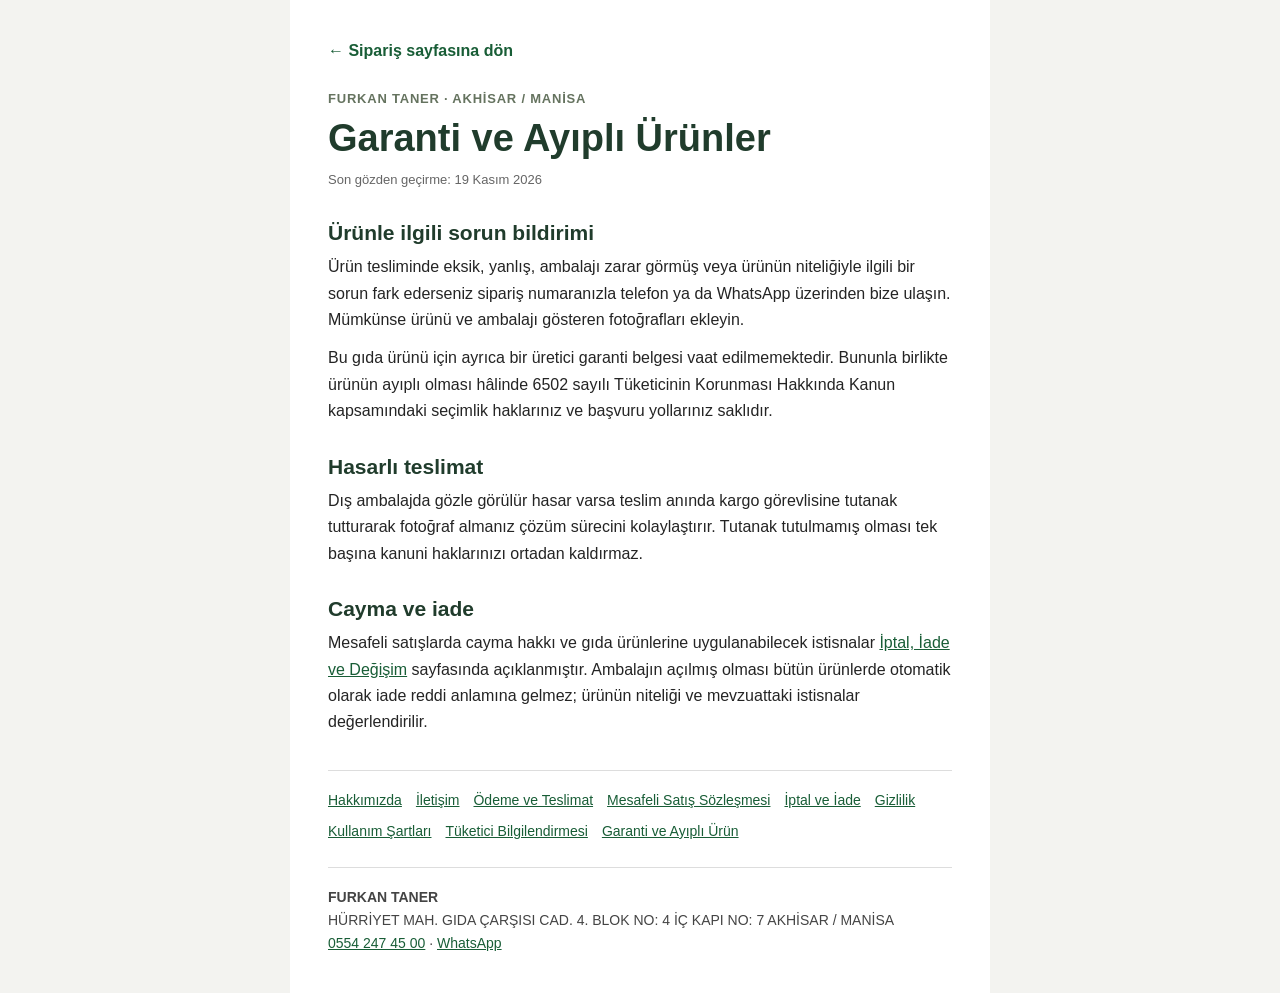
<file: sayfalar/garanti-sartlari.html>
<!doctype html>
<html lang="tr">
<head>
<meta charset="utf-8">
<meta name="viewport" content="width=device-width, initial-scale=1">
<title>Garanti ve Ayıplı Ürünler | FURKAN TANER</title>
<meta name="description" content="Ürün sorunu, hasarlı teslimat ve tüketici hakları hakkında bilgi.">
<meta name="date" content="2026-11-19">
<style>
*{box-sizing:border-box}body{margin:0;background:#f3f3f0;color:#242424;font:16px/1.65 Arial,Helvetica,sans-serif}
.legal-page{max-width:700px;margin:0 auto;min-height:100vh;background:#fff;padding:clamp(20px,5vw,38px)}
.back{display:inline-block;color:#185d36;text-decoration:none;font-weight:700;margin-bottom:24px}
.kicker{margin:0 0 6px;color:#65735f;font-size:13px;font-weight:700;letter-spacing:.06em}
h1{font-size:clamp(27px,6vw,38px);line-height:1.2;margin:0 0 8px;color:#203c2c}
.updated{font-size:13px;color:#656565;margin:0 0 24px}
h2{font-size:21px;line-height:1.3;color:#203c2c;margin:28px 0 8px}
p{margin:0 0 12px}ul,ol{padding-left:22px}li{margin:0 0 7px}
a{color:#185d36}.notice{border-left:4px solid #638641;background:#f2f6ed;padding:14px 16px;margin:18px 0}
.card{border:1px solid #e1e4dc;border-radius:8px;padding:14px 16px;margin:12px 0}
.legal-nav{display:flex;flex-wrap:wrap;gap:8px 14px;border-top:1px solid #ddd;margin-top:34px;padding-top:18px;font-size:14px}
footer{border-top:1px solid #ddd;margin-top:24px;padding-top:18px;font-size:14px;color:#444}
@media(max-width:480px){body{font-size:15px}.legal-page{padding:18px}.legal-nav{gap:7px 12px}}
</style>
</head>
<body>
<main class="legal-page">
<a class="back" href="../index.html">← Sipariş sayfasına dön</a>
<p class="kicker">FURKAN TANER · AKHİSAR / MANİSA</p>
<h1>Garanti ve Ayıplı Ürünler</h1>
<p class="updated">Son gözden geçirme: 19 Kasım 2026</p>
<section>
<h2>Ürünle ilgili sorun bildirimi</h2><p>Ürün tesliminde eksik, yanlış, ambalajı zarar görmüş veya ürünün niteliğiyle ilgili bir sorun fark ederseniz sipariş numaranızla telefon ya da WhatsApp üzerinden bize ulaşın. Mümkünse ürünü ve ambalajı gösteren fotoğrafları ekleyin.</p><p>Bu gıda ürünü için ayrıca bir üretici garanti belgesi vaat edilmemektedir. Bununla birlikte ürünün ayıplı olması hâlinde 6502 sayılı Tüketicinin Korunması Hakkında Kanun kapsamındaki seçimlik haklarınız ve başvuru yollarınız saklıdır.</p>
<h2>Hasarlı teslimat</h2><p>Dış ambalajda gözle görülür hasar varsa teslim anında kargo görevlisine tutanak tutturarak fotoğraf almanız çözüm sürecini kolaylaştırır. Tutanak tutulmamış olması tek başına kanuni haklarınızı ortadan kaldırmaz.</p>
<h2>Cayma ve iade</h2><p>Mesafeli satışlarda cayma hakkı ve gıda ürünlerine uygulanabilecek istisnalar <a href="iptal-iade-degisim.html">İptal, İade ve Değişim</a> sayfasında açıklanmıştır. Ambalajın açılmış olması bütün ürünlerde otomatik olarak iade reddi anlamına gelmez; ürünün niteliği ve mevzuattaki istisnalar değerlendirilir.</p>
</section>
<nav class="legal-nav" aria-label="Bilgilendirme sayfaları">
<a href="hakkimizda.html">Hakkımızda</a><a href="iletisim.html">İletişim</a><a href="odeme-teslimat.html">Ödeme ve Teslimat</a><a href="satis-sozlesmesi.html">Mesafeli Satış Sözleşmesi</a><a href="iptal-iade-degisim.html">İptal ve İade</a><a href="gizlilik-guvenlik.html">Gizlilik</a><a href="kullanim-sartlari.html">Kullanım Şartları</a><a href="tuketici-yasasi.html">Tüketici Bilgilendirmesi</a><a href="garanti-sartlari.html">Garanti ve Ayıplı Ürün</a>
</nav>
<footer>
<strong>FURKAN TANER</strong><br>
HÜRRİYET MAH. GIDA ÇARŞISI CAD. 4. BLOK NO: 4 İÇ KAPI NO: 7 AKHİSAR / MANİSA<br>
<a href="tel:+905542474500">0554 247 45 00</a> · <a href="https://wa.me/905542474500" target="_blank" rel="noopener">WhatsApp</a>
</footer>
</main>
</body>
</html>
</file>
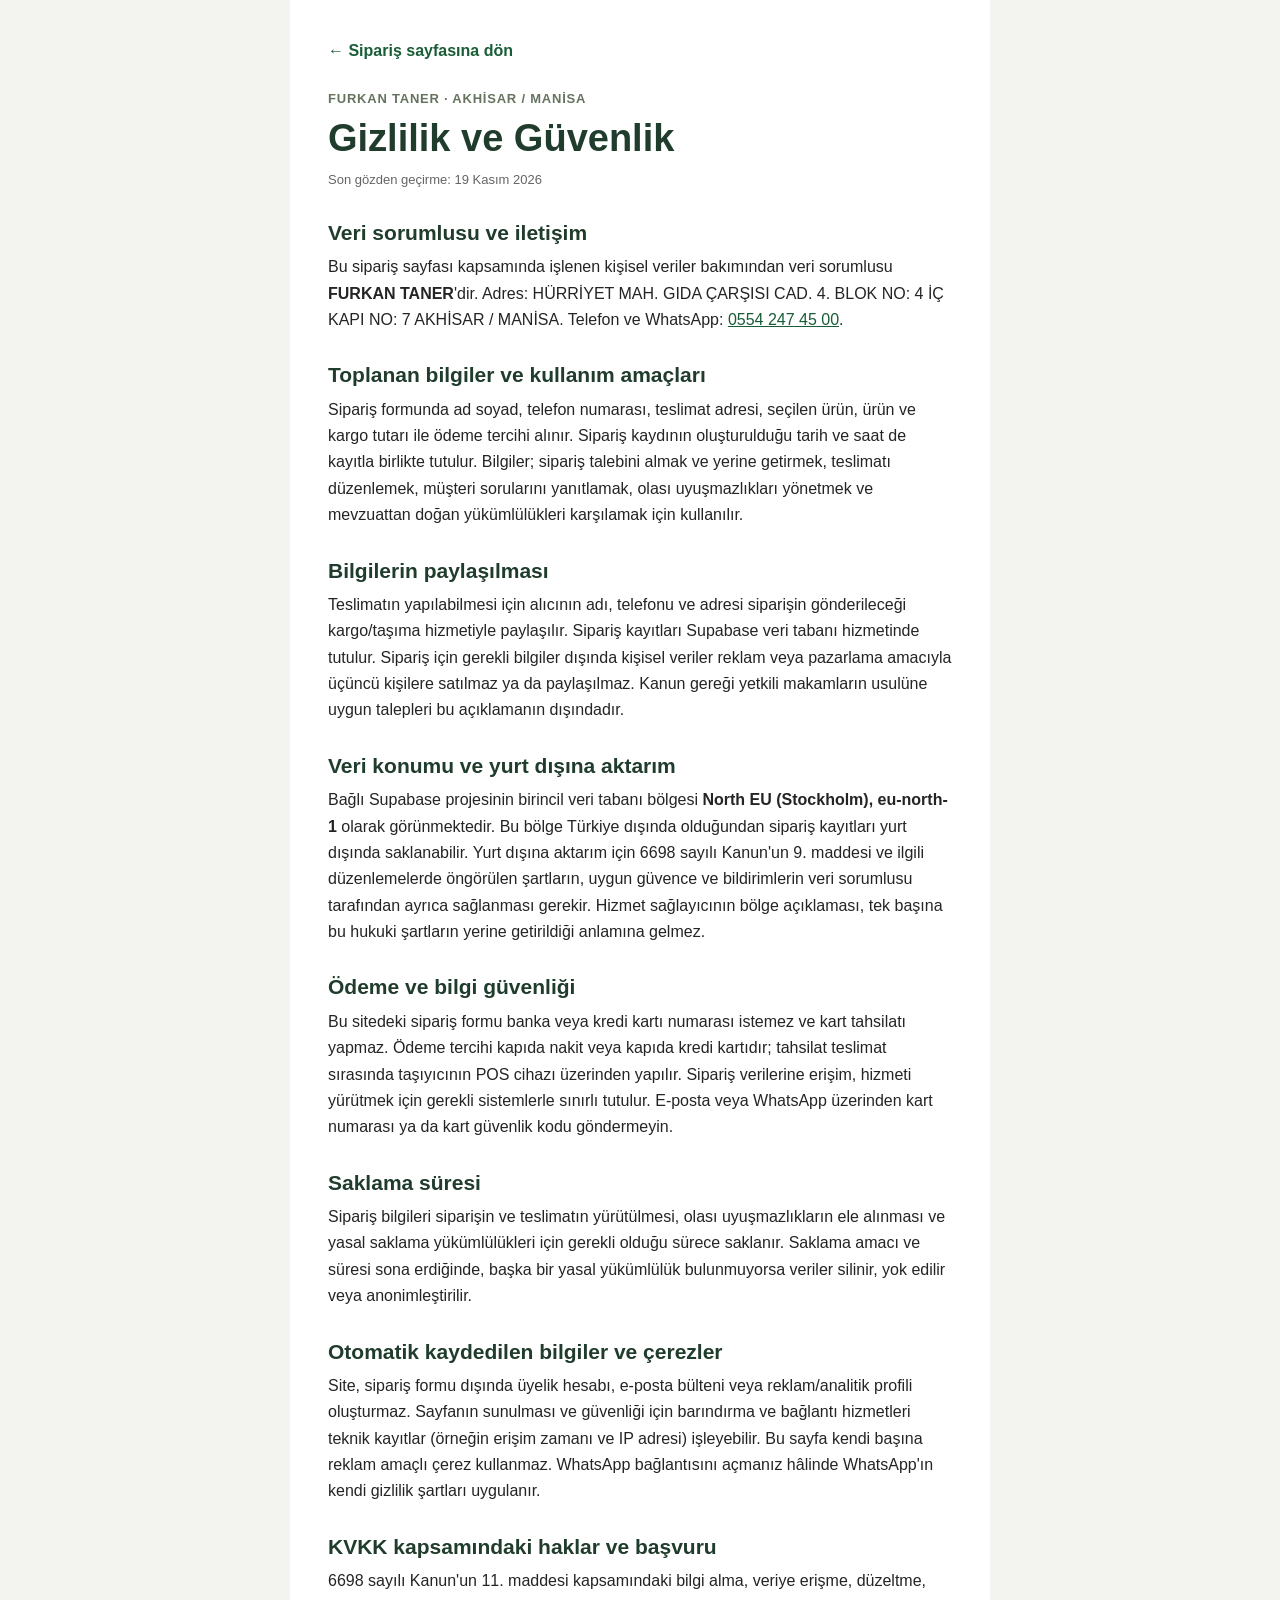
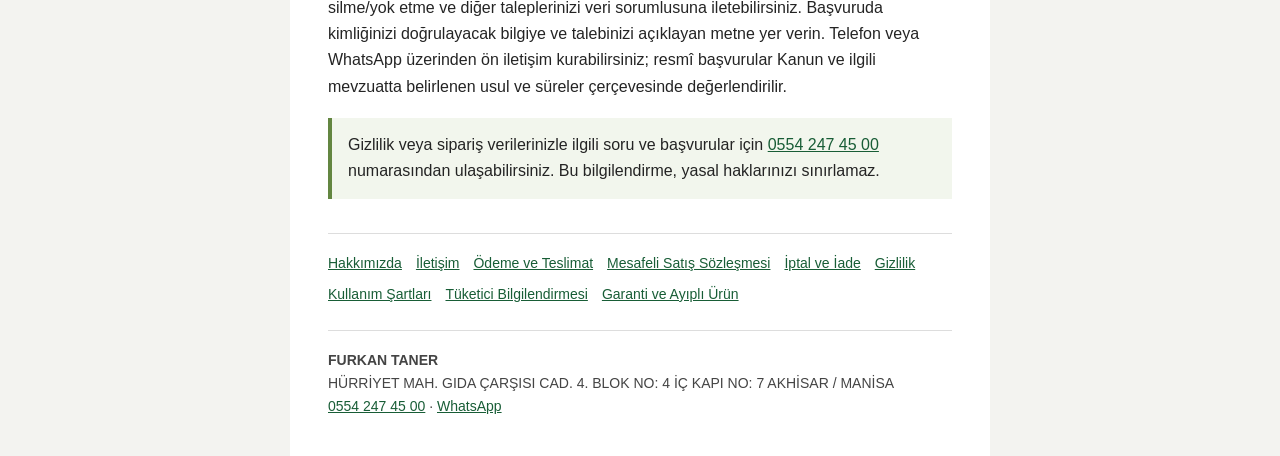
<file: sayfalar/gizlilik-guvenlik.html>
<!doctype html>
<html lang="tr">
<head>
<meta charset="utf-8">
<meta name="viewport" content="width=device-width, initial-scale=1">
<title>Gizlilik ve Güvenlik | FURKAN TANER</title>
<meta name="description" content="Sipariş verilerinin işlenmesi, saklanması, paylaşılması ve KVKK başvuruları.">
<meta name="date" content="2026-11-19">
<style>
*{box-sizing:border-box}body{margin:0;background:#f3f3f0;color:#242424;font:16px/1.65 Arial,Helvetica,sans-serif}
.legal-page{max-width:700px;margin:0 auto;min-height:100vh;background:#fff;padding:clamp(20px,5vw,38px)}
.back{display:inline-block;color:#185d36;text-decoration:none;font-weight:700;margin-bottom:24px}
.kicker{margin:0 0 6px;color:#65735f;font-size:13px;font-weight:700;letter-spacing:.06em}
h1{font-size:clamp(27px,6vw,38px);line-height:1.2;margin:0 0 8px;color:#203c2c}
.updated{font-size:13px;color:#656565;margin:0 0 24px}
h2{font-size:21px;line-height:1.3;color:#203c2c;margin:28px 0 8px}
p{margin:0 0 12px}ul,ol{padding-left:22px}li{margin:0 0 7px}
a{color:#185d36}.notice{border-left:4px solid #638641;background:#f2f6ed;padding:14px 16px;margin:18px 0}
.card{border:1px solid #e1e4dc;border-radius:8px;padding:14px 16px;margin:12px 0}
.legal-nav{display:flex;flex-wrap:wrap;gap:8px 14px;border-top:1px solid #ddd;margin-top:34px;padding-top:18px;font-size:14px}
footer{border-top:1px solid #ddd;margin-top:24px;padding-top:18px;font-size:14px;color:#444}
@media(max-width:480px){body{font-size:15px}.legal-page{padding:18px}.legal-nav{gap:7px 12px}}
</style>
</head>
<body>
<main class="legal-page">
<a class="back" href="../index.html">← Sipariş sayfasına dön</a>
<p class="kicker">FURKAN TANER · AKHİSAR / MANİSA</p>
<h1>Gizlilik ve Güvenlik</h1>
<p class="updated">Son gözden geçirme: 19 Kasım 2026</p>
<section>
<h2>Veri sorumlusu ve iletişim</h2><p>Bu sipariş sayfası kapsamında işlenen kişisel veriler bakımından veri sorumlusu <strong>FURKAN TANER</strong>'dir. Adres: HÜRRİYET MAH. GIDA ÇARŞISI CAD. 4. BLOK NO: 4 İÇ KAPI NO: 7 AKHİSAR / MANİSA. Telefon ve WhatsApp: <a href="tel:+905542474500">0554 247 45 00</a>.</p>
<h2>Toplanan bilgiler ve kullanım amaçları</h2><p>Sipariş formunda ad soyad, telefon numarası, teslimat adresi, seçilen ürün, ürün ve kargo tutarı ile ödeme tercihi alınır. Sipariş kaydının oluşturulduğu tarih ve saat de kayıtla birlikte tutulur. Bilgiler; sipariş talebini almak ve yerine getirmek, teslimatı düzenlemek, müşteri sorularını yanıtlamak, olası uyuşmazlıkları yönetmek ve mevzuattan doğan yükümlülükleri karşılamak için kullanılır.</p>
<h2>Bilgilerin paylaşılması</h2><p>Teslimatın yapılabilmesi için alıcının adı, telefonu ve adresi siparişin gönderileceği kargo/taşıma hizmetiyle paylaşılır. Sipariş kayıtları Supabase veri tabanı hizmetinde tutulur. Sipariş için gerekli bilgiler dışında kişisel veriler reklam veya pazarlama amacıyla üçüncü kişilere satılmaz ya da paylaşılmaz. Kanun gereği yetkili makamların usulüne uygun talepleri bu açıklamanın dışındadır.</p>
<h2>Veri konumu ve yurt dışına aktarım</h2><p>Bağlı Supabase projesinin birincil veri tabanı bölgesi <strong>North EU (Stockholm), eu-north-1</strong> olarak görünmektedir. Bu bölge Türkiye dışında olduğundan sipariş kayıtları yurt dışında saklanabilir. Yurt dışına aktarım için 6698 sayılı Kanun'un 9. maddesi ve ilgili düzenlemelerde öngörülen şartların, uygun güvence ve bildirimlerin veri sorumlusu tarafından ayrıca sağlanması gerekir. Hizmet sağlayıcının bölge açıklaması, tek başına bu hukuki şartların yerine getirildiği anlamına gelmez.</p>
<h2>Ödeme ve bilgi güvenliği</h2><p>Bu sitedeki sipariş formu banka veya kredi kartı numarası istemez ve kart tahsilatı yapmaz. Ödeme tercihi kapıda nakit veya kapıda kredi kartıdır; tahsilat teslimat sırasında taşıyıcının POS cihazı üzerinden yapılır. Sipariş verilerine erişim, hizmeti yürütmek için gerekli sistemlerle sınırlı tutulur. E-posta veya WhatsApp üzerinden kart numarası ya da kart güvenlik kodu göndermeyin.</p>
<h2>Saklama süresi</h2><p>Sipariş bilgileri siparişin ve teslimatın yürütülmesi, olası uyuşmazlıkların ele alınması ve yasal saklama yükümlülükleri için gerekli olduğu sürece saklanır. Saklama amacı ve süresi sona erdiğinde, başka bir yasal yükümlülük bulunmuyorsa veriler silinir, yok edilir veya anonimleştirilir.</p>
<h2>Otomatik kaydedilen bilgiler ve çerezler</h2><p>Site, sipariş formu dışında üyelik hesabı, e-posta bülteni veya reklam/analitik profili oluşturmaz. Sayfanın sunulması ve güvenliği için barındırma ve bağlantı hizmetleri teknik kayıtlar (örneğin erişim zamanı ve IP adresi) işleyebilir. Bu sayfa kendi başına reklam amaçlı çerez kullanmaz. WhatsApp bağlantısını açmanız hâlinde WhatsApp'ın kendi gizlilik şartları uygulanır.</p>
<h2>KVKK kapsamındaki haklar ve başvuru</h2><p>6698 sayılı Kanun'un 11. maddesi kapsamındaki bilgi alma, veriye erişme, düzeltme, silme/yok etme ve diğer taleplerinizi veri sorumlusuna iletebilirsiniz. Başvuruda kimliğinizi doğrulayacak bilgiye ve talebinizi açıklayan metne yer verin. Telefon veya WhatsApp üzerinden ön iletişim kurabilirsiniz; resmî başvurular Kanun ve ilgili mevzuatta belirlenen usul ve süreler çerçevesinde değerlendirilir.</p>
<div class="notice">Gizlilik veya sipariş verilerinizle ilgili soru ve başvurular için <a href="tel:+905542474500">0554 247 45 00</a> numarasından ulaşabilirsiniz. Bu bilgilendirme, yasal haklarınızı sınırlamaz.</div>
</section>
<nav class="legal-nav" aria-label="Bilgilendirme sayfaları">
<a href="hakkimizda.html">Hakkımızda</a><a href="iletisim.html">İletişim</a><a href="odeme-teslimat.html">Ödeme ve Teslimat</a><a href="satis-sozlesmesi.html">Mesafeli Satış Sözleşmesi</a><a href="iptal-iade-degisim.html">İptal ve İade</a><a href="gizlilik-guvenlik.html">Gizlilik</a><a href="kullanim-sartlari.html">Kullanım Şartları</a><a href="tuketici-yasasi.html">Tüketici Bilgilendirmesi</a><a href="garanti-sartlari.html">Garanti ve Ayıplı Ürün</a>
</nav>
<footer>
<strong>FURKAN TANER</strong><br>
HÜRRİYET MAH. GIDA ÇARŞISI CAD. 4. BLOK NO: 4 İÇ KAPI NO: 7 AKHİSAR / MANİSA<br>
<a href="tel:+905542474500">0554 247 45 00</a> · <a href="https://wa.me/905542474500" target="_blank" rel="noopener">WhatsApp</a>
</footer>
</main>
</body>
</html>
</file>
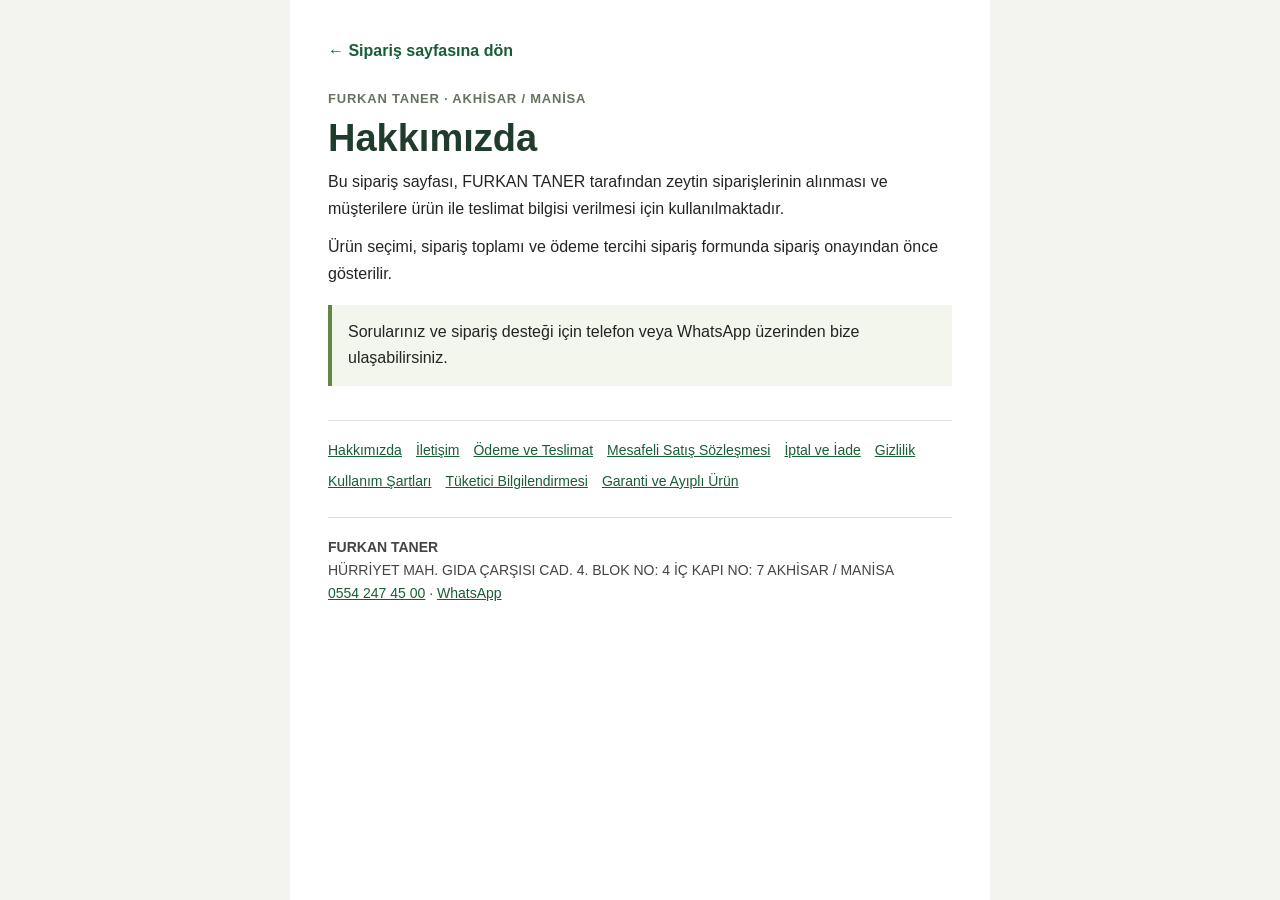
<file: sayfalar/hakkimizda.html>
<!doctype html>
<html lang="tr">
<head>
<meta charset="utf-8">
<meta name="viewport" content="width=device-width, initial-scale=1">
<title>Hakkımızda | FURKAN TANER</title>
<meta name="description" content="FURKAN TANER hakkında ve zeytin sipariş bilgileri.">
<meta name="date" content="2026-11-19">
<style>
*{box-sizing:border-box}body{margin:0;background:#f3f3f0;color:#242424;font:16px/1.65 Arial,Helvetica,sans-serif}
.legal-page{max-width:700px;margin:0 auto;min-height:100vh;background:#fff;padding:clamp(20px,5vw,38px)}
.back{display:inline-block;color:#185d36;text-decoration:none;font-weight:700;margin-bottom:24px}
.kicker{margin:0 0 6px;color:#65735f;font-size:13px;font-weight:700;letter-spacing:.06em}
h1{font-size:clamp(27px,6vw,38px);line-height:1.2;margin:0 0 8px;color:#203c2c}
.updated{font-size:13px;color:#656565;margin:0 0 24px}
h2{font-size:21px;line-height:1.3;color:#203c2c;margin:28px 0 8px}
p{margin:0 0 12px}ul,ol{padding-left:22px}li{margin:0 0 7px}
a{color:#185d36}.notice{border-left:4px solid #638641;background:#f2f6ed;padding:14px 16px;margin:18px 0}
.card{border:1px solid #e1e4dc;border-radius:8px;padding:14px 16px;margin:12px 0}
.legal-nav{display:flex;flex-wrap:wrap;gap:8px 14px;border-top:1px solid #ddd;margin-top:34px;padding-top:18px;font-size:14px}
footer{border-top:1px solid #ddd;margin-top:24px;padding-top:18px;font-size:14px;color:#444}
@media(max-width:480px){body{font-size:15px}.legal-page{padding:18px}.legal-nav{gap:7px 12px}}
</style>
</head>
<body>
<main class="legal-page">
<a class="back" href="../index.html">← Sipariş sayfasına dön</a>
<p class="kicker">FURKAN TANER · AKHİSAR / MANİSA</p>
<h1>Hakkımızda</h1>

<section><p>Bu sipariş sayfası, FURKAN TANER tarafından zeytin siparişlerinin alınması ve müşterilere ürün ile teslimat bilgisi verilmesi için kullanılmaktadır.</p><p>Ürün seçimi, sipariş toplamı ve ödeme tercihi sipariş formunda sipariş onayından önce gösterilir.</p><div class="notice">Sorularınız ve sipariş desteği için telefon veya WhatsApp üzerinden bize ulaşabilirsiniz.</div></section>
<nav class="legal-nav" aria-label="Bilgilendirme sayfaları">
<a href="hakkimizda.html">Hakkımızda</a><a href="iletisim.html">İletişim</a><a href="odeme-teslimat.html">Ödeme ve Teslimat</a><a href="satis-sozlesmesi.html">Mesafeli Satış Sözleşmesi</a><a href="iptal-iade-degisim.html">İptal ve İade</a><a href="gizlilik-guvenlik.html">Gizlilik</a><a href="kullanim-sartlari.html">Kullanım Şartları</a><a href="tuketici-yasasi.html">Tüketici Bilgilendirmesi</a><a href="garanti-sartlari.html">Garanti ve Ayıplı Ürün</a>
</nav>
<footer>
<strong>FURKAN TANER</strong><br>
HÜRRİYET MAH. GIDA ÇARŞISI CAD. 4. BLOK NO: 4 İÇ KAPI NO: 7 AKHİSAR / MANİSA<br>
<a href="tel:+905542474500">0554 247 45 00</a> · <a href="https://wa.me/905542474500" target="_blank" rel="noopener">WhatsApp</a>
</footer>
</main>
</body>
</html>
</file>
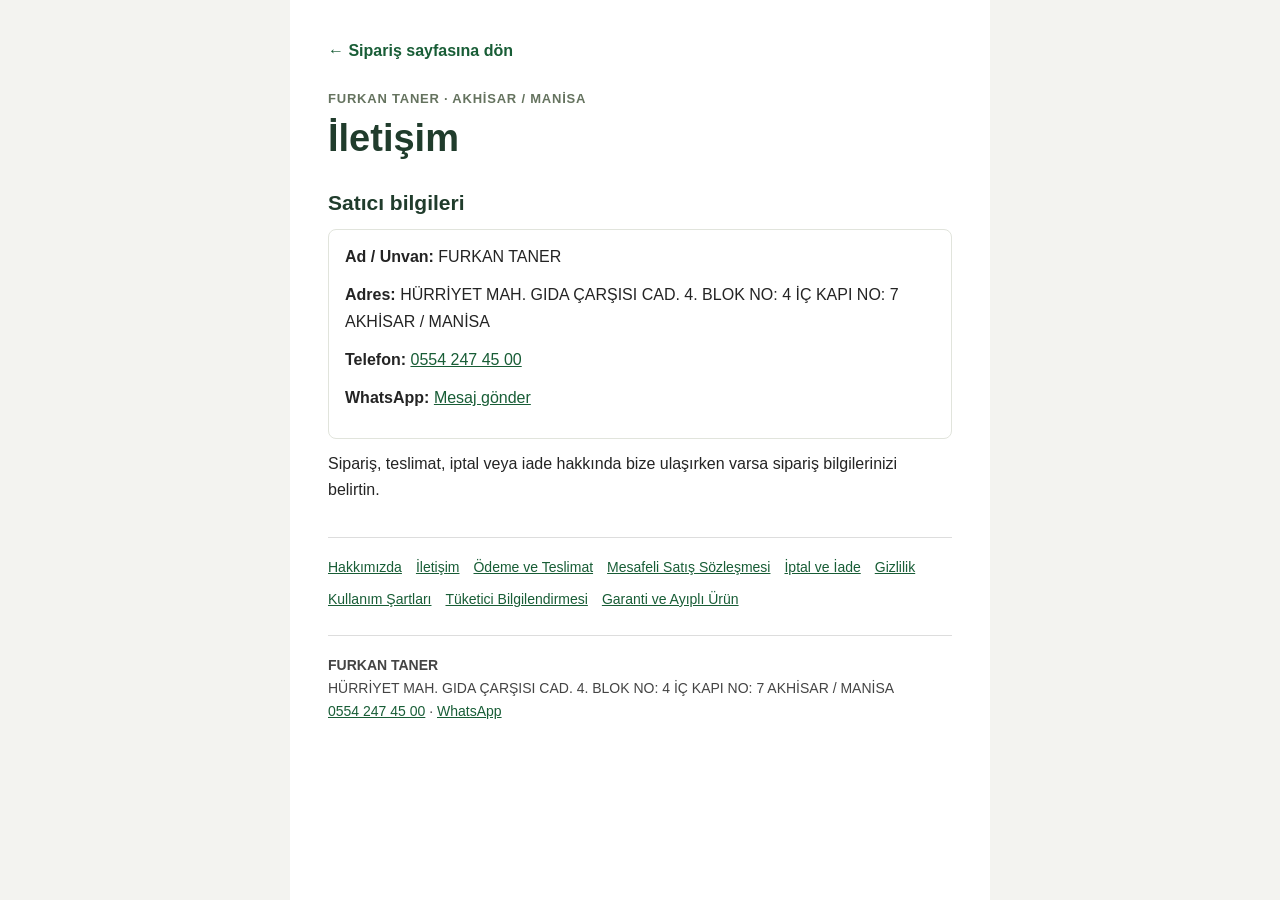
<file: sayfalar/iletisim.html>
<!doctype html>
<html lang="tr">
<head>
<meta charset="utf-8">
<meta name="viewport" content="width=device-width, initial-scale=1">
<title>İletişim | FURKAN TANER</title>
<meta name="description" content="FURKAN TANER satıcı iletişim bilgileri.">
<meta name="date" content="2026-11-19">
<style>
*{box-sizing:border-box}body{margin:0;background:#f3f3f0;color:#242424;font:16px/1.65 Arial,Helvetica,sans-serif}
.legal-page{max-width:700px;margin:0 auto;min-height:100vh;background:#fff;padding:clamp(20px,5vw,38px)}
.back{display:inline-block;color:#185d36;text-decoration:none;font-weight:700;margin-bottom:24px}
.kicker{margin:0 0 6px;color:#65735f;font-size:13px;font-weight:700;letter-spacing:.06em}
h1{font-size:clamp(27px,6vw,38px);line-height:1.2;margin:0 0 8px;color:#203c2c}
.updated{font-size:13px;color:#656565;margin:0 0 24px}
h2{font-size:21px;line-height:1.3;color:#203c2c;margin:28px 0 8px}
p{margin:0 0 12px}ul,ol{padding-left:22px}li{margin:0 0 7px}
a{color:#185d36}.notice{border-left:4px solid #638641;background:#f2f6ed;padding:14px 16px;margin:18px 0}
.card{border:1px solid #e1e4dc;border-radius:8px;padding:14px 16px;margin:12px 0}
.legal-nav{display:flex;flex-wrap:wrap;gap:8px 14px;border-top:1px solid #ddd;margin-top:34px;padding-top:18px;font-size:14px}
footer{border-top:1px solid #ddd;margin-top:24px;padding-top:18px;font-size:14px;color:#444}
@media(max-width:480px){body{font-size:15px}.legal-page{padding:18px}.legal-nav{gap:7px 12px}}
</style>
</head>
<body>
<main class="legal-page">
<a class="back" href="../index.html">← Sipariş sayfasına dön</a>
<p class="kicker">FURKAN TANER · AKHİSAR / MANİSA</p>
<h1>İletişim</h1>

<section><h2>Satıcı bilgileri</h2><div class="card"><p><strong>Ad / Unvan:</strong> FURKAN TANER</p><p><strong>Adres:</strong> HÜRRİYET MAH. GIDA ÇARŞISI CAD. 4. BLOK NO: 4 İÇ KAPI NO: 7 AKHİSAR / MANİSA</p><p><strong>Telefon:</strong> <a href="tel:+905542474500">0554 247 45 00</a></p><p><strong>WhatsApp:</strong> <a href="https://wa.me/905542474500" target="_blank" rel="noopener">Mesaj gönder</a></p></div><p>Sipariş, teslimat, iptal veya iade hakkında bize ulaşırken varsa sipariş bilgilerinizi belirtin.</p></section>
<nav class="legal-nav" aria-label="Bilgilendirme sayfaları">
<a href="hakkimizda.html">Hakkımızda</a><a href="iletisim.html">İletişim</a><a href="odeme-teslimat.html">Ödeme ve Teslimat</a><a href="satis-sozlesmesi.html">Mesafeli Satış Sözleşmesi</a><a href="iptal-iade-degisim.html">İptal ve İade</a><a href="gizlilik-guvenlik.html">Gizlilik</a><a href="kullanim-sartlari.html">Kullanım Şartları</a><a href="tuketici-yasasi.html">Tüketici Bilgilendirmesi</a><a href="garanti-sartlari.html">Garanti ve Ayıplı Ürün</a>
</nav>
<footer>
<strong>FURKAN TANER</strong><br>
HÜRRİYET MAH. GIDA ÇARŞISI CAD. 4. BLOK NO: 4 İÇ KAPI NO: 7 AKHİSAR / MANİSA<br>
<a href="tel:+905542474500">0554 247 45 00</a> · <a href="https://wa.me/905542474500" target="_blank" rel="noopener">WhatsApp</a>
</footer>
</main>
</body>
</html>
</file>
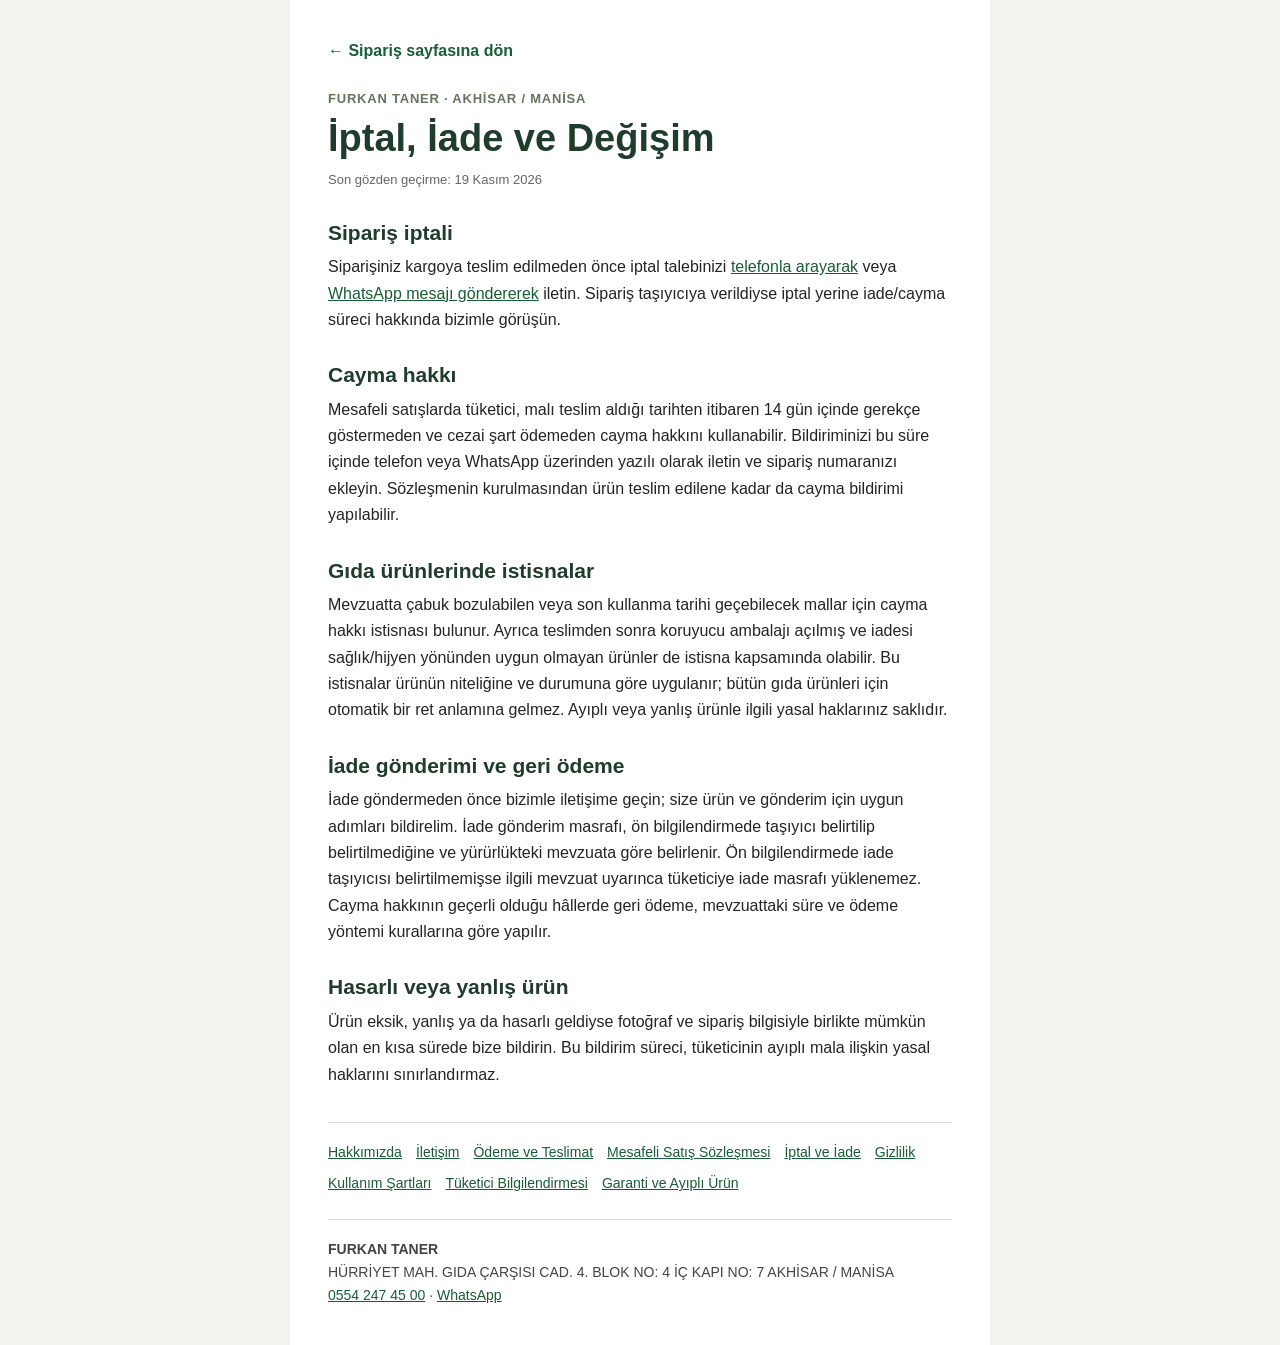
<file: sayfalar/iptal-iade-degisim.html>
<!doctype html>
<html lang="tr">
<head>
<meta charset="utf-8">
<meta name="viewport" content="width=device-width, initial-scale=1">
<title>İptal, İade ve Değişim | FURKAN TANER</title>
<meta name="description" content="Sipariş iptali, cayma hakkı, iade ve ayıplı ürün bilgilendirmesi.">
<meta name="date" content="2026-11-19">
<style>
*{box-sizing:border-box}body{margin:0;background:#f3f3f0;color:#242424;font:16px/1.65 Arial,Helvetica,sans-serif}
.legal-page{max-width:700px;margin:0 auto;min-height:100vh;background:#fff;padding:clamp(20px,5vw,38px)}
.back{display:inline-block;color:#185d36;text-decoration:none;font-weight:700;margin-bottom:24px}
.kicker{margin:0 0 6px;color:#65735f;font-size:13px;font-weight:700;letter-spacing:.06em}
h1{font-size:clamp(27px,6vw,38px);line-height:1.2;margin:0 0 8px;color:#203c2c}
.updated{font-size:13px;color:#656565;margin:0 0 24px}
h2{font-size:21px;line-height:1.3;color:#203c2c;margin:28px 0 8px}
p{margin:0 0 12px}ul,ol{padding-left:22px}li{margin:0 0 7px}
a{color:#185d36}.notice{border-left:4px solid #638641;background:#f2f6ed;padding:14px 16px;margin:18px 0}
.card{border:1px solid #e1e4dc;border-radius:8px;padding:14px 16px;margin:12px 0}
.legal-nav{display:flex;flex-wrap:wrap;gap:8px 14px;border-top:1px solid #ddd;margin-top:34px;padding-top:18px;font-size:14px}
footer{border-top:1px solid #ddd;margin-top:24px;padding-top:18px;font-size:14px;color:#444}
@media(max-width:480px){body{font-size:15px}.legal-page{padding:18px}.legal-nav{gap:7px 12px}}
</style>
</head>
<body>
<main class="legal-page">
<a class="back" href="../index.html">← Sipariş sayfasına dön</a>
<p class="kicker">FURKAN TANER · AKHİSAR / MANİSA</p>
<h1>İptal, İade ve Değişim</h1>
<p class="updated">Son gözden geçirme: 19 Kasım 2026</p>
<section>
<h2>Sipariş iptali</h2><p>Siparişiniz kargoya teslim edilmeden önce iptal talebinizi <a href="tel:+905542474500">telefonla arayarak</a> veya <a href="https://wa.me/905542474500" target="_blank" rel="noopener">WhatsApp mesajı göndererek</a> iletin. Sipariş taşıyıcıya verildiyse iptal yerine iade/cayma süreci hakkında bizimle görüşün.</p>
<h2>Cayma hakkı</h2><p>Mesafeli satışlarda tüketici, malı teslim aldığı tarihten itibaren 14 gün içinde gerekçe göstermeden ve cezai şart ödemeden cayma hakkını kullanabilir. Bildiriminizi bu süre içinde telefon veya WhatsApp üzerinden yazılı olarak iletin ve sipariş numaranızı ekleyin. Sözleşmenin kurulmasından ürün teslim edilene kadar da cayma bildirimi yapılabilir.</p>
<h2>Gıda ürünlerinde istisnalar</h2><p>Mevzuatta çabuk bozulabilen veya son kullanma tarihi geçebilecek mallar için cayma hakkı istisnası bulunur. Ayrıca teslimden sonra koruyucu ambalajı açılmış ve iadesi sağlık/hijyen yönünden uygun olmayan ürünler de istisna kapsamında olabilir. Bu istisnalar ürünün niteliğine ve durumuna göre uygulanır; bütün gıda ürünleri için otomatik bir ret anlamına gelmez. Ayıplı veya yanlış ürünle ilgili yasal haklarınız saklıdır.</p>
<h2>İade gönderimi ve geri ödeme</h2><p>İade göndermeden önce bizimle iletişime geçin; size ürün ve gönderim için uygun adımları bildirelim. İade gönderim masrafı, ön bilgilendirmede taşıyıcı belirtilip belirtilmediğine ve yürürlükteki mevzuata göre belirlenir. Ön bilgilendirmede iade taşıyıcısı belirtilmemişse ilgili mevzuat uyarınca tüketiciye iade masrafı yüklenemez. Cayma hakkının geçerli olduğu hâllerde geri ödeme, mevzuattaki süre ve ödeme yöntemi kurallarına göre yapılır.</p>
<h2>Hasarlı veya yanlış ürün</h2><p>Ürün eksik, yanlış ya da hasarlı geldiyse fotoğraf ve sipariş bilgisiyle birlikte mümkün olan en kısa sürede bize bildirin. Bu bildirim süreci, tüketicinin ayıplı mala ilişkin yasal haklarını sınırlandırmaz.</p>
</section>
<nav class="legal-nav" aria-label="Bilgilendirme sayfaları">
<a href="hakkimizda.html">Hakkımızda</a><a href="iletisim.html">İletişim</a><a href="odeme-teslimat.html">Ödeme ve Teslimat</a><a href="satis-sozlesmesi.html">Mesafeli Satış Sözleşmesi</a><a href="iptal-iade-degisim.html">İptal ve İade</a><a href="gizlilik-guvenlik.html">Gizlilik</a><a href="kullanim-sartlari.html">Kullanım Şartları</a><a href="tuketici-yasasi.html">Tüketici Bilgilendirmesi</a><a href="garanti-sartlari.html">Garanti ve Ayıplı Ürün</a>
</nav>
<footer>
<strong>FURKAN TANER</strong><br>
HÜRRİYET MAH. GIDA ÇARŞISI CAD. 4. BLOK NO: 4 İÇ KAPI NO: 7 AKHİSAR / MANİSA<br>
<a href="tel:+905542474500">0554 247 45 00</a> · <a href="https://wa.me/905542474500" target="_blank" rel="noopener">WhatsApp</a>
</footer>
</main>
</body>
</html>
</file>
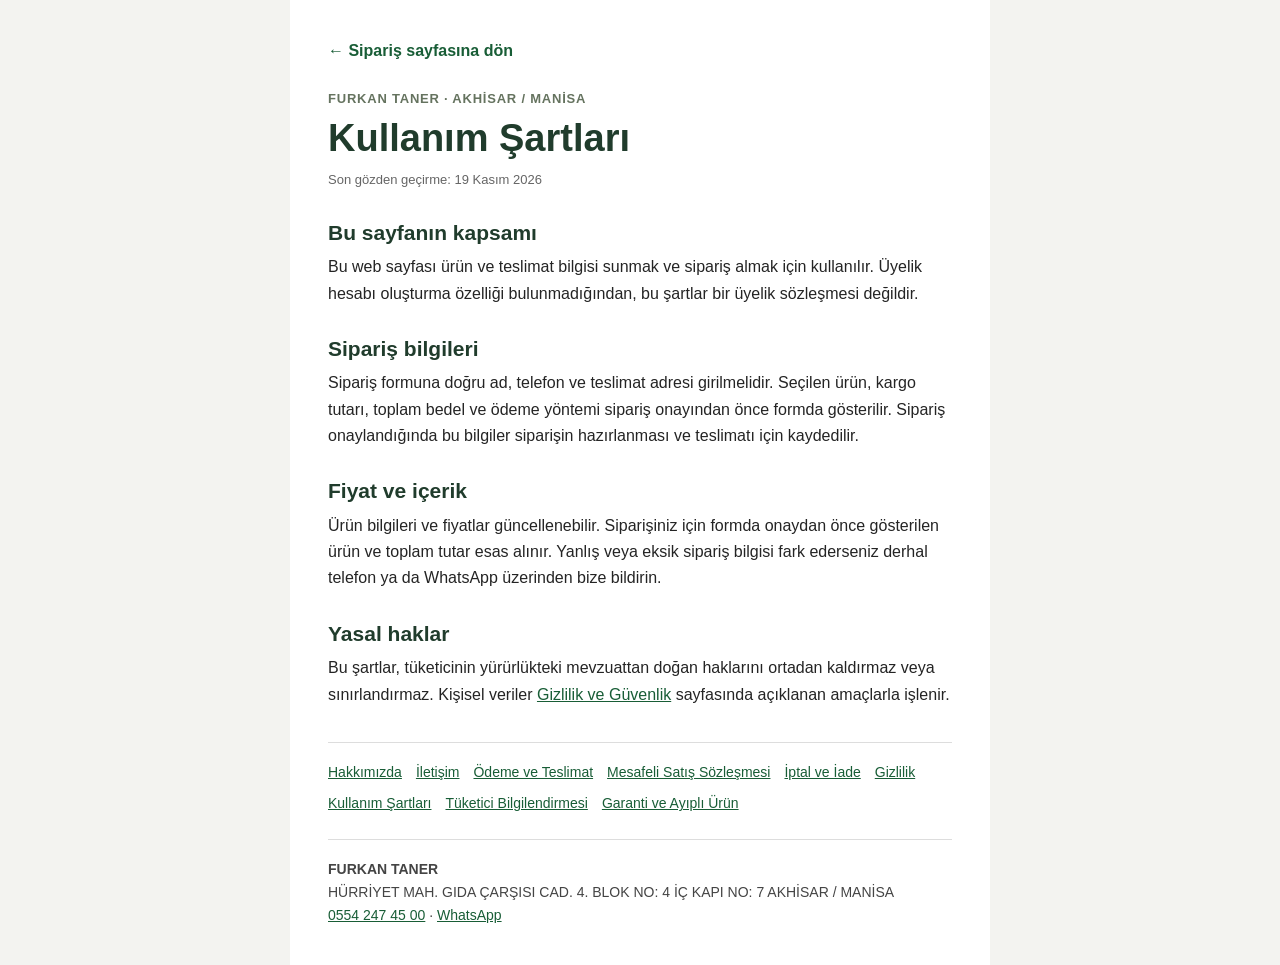
<file: sayfalar/kullanim-sartlari.html>
<!doctype html>
<html lang="tr">
<head>
<meta charset="utf-8">
<meta name="viewport" content="width=device-width, initial-scale=1">
<title>Kullanım Şartları | FURKAN TANER</title>
<meta name="description" content="Sipariş sayfasının kullanım koşulları.">
<meta name="date" content="2026-11-19">
<style>
*{box-sizing:border-box}body{margin:0;background:#f3f3f0;color:#242424;font:16px/1.65 Arial,Helvetica,sans-serif}
.legal-page{max-width:700px;margin:0 auto;min-height:100vh;background:#fff;padding:clamp(20px,5vw,38px)}
.back{display:inline-block;color:#185d36;text-decoration:none;font-weight:700;margin-bottom:24px}
.kicker{margin:0 0 6px;color:#65735f;font-size:13px;font-weight:700;letter-spacing:.06em}
h1{font-size:clamp(27px,6vw,38px);line-height:1.2;margin:0 0 8px;color:#203c2c}
.updated{font-size:13px;color:#656565;margin:0 0 24px}
h2{font-size:21px;line-height:1.3;color:#203c2c;margin:28px 0 8px}
p{margin:0 0 12px}ul,ol{padding-left:22px}li{margin:0 0 7px}
a{color:#185d36}.notice{border-left:4px solid #638641;background:#f2f6ed;padding:14px 16px;margin:18px 0}
.card{border:1px solid #e1e4dc;border-radius:8px;padding:14px 16px;margin:12px 0}
.legal-nav{display:flex;flex-wrap:wrap;gap:8px 14px;border-top:1px solid #ddd;margin-top:34px;padding-top:18px;font-size:14px}
footer{border-top:1px solid #ddd;margin-top:24px;padding-top:18px;font-size:14px;color:#444}
@media(max-width:480px){body{font-size:15px}.legal-page{padding:18px}.legal-nav{gap:7px 12px}}
</style>
</head>
<body>
<main class="legal-page">
<a class="back" href="../index.html">← Sipariş sayfasına dön</a>
<p class="kicker">FURKAN TANER · AKHİSAR / MANİSA</p>
<h1>Kullanım Şartları</h1>
<p class="updated">Son gözden geçirme: 19 Kasım 2026</p>
<section>
<h2>Bu sayfanın kapsamı</h2><p>Bu web sayfası ürün ve teslimat bilgisi sunmak ve sipariş almak için kullanılır. Üyelik hesabı oluşturma özelliği bulunmadığından, bu şartlar bir üyelik sözleşmesi değildir.</p>
<h2>Sipariş bilgileri</h2><p>Sipariş formuna doğru ad, telefon ve teslimat adresi girilmelidir. Seçilen ürün, kargo tutarı, toplam bedel ve ödeme yöntemi sipariş onayından önce formda gösterilir. Sipariş onaylandığında bu bilgiler siparişin hazırlanması ve teslimatı için kaydedilir.</p>
<h2>Fiyat ve içerik</h2><p>Ürün bilgileri ve fiyatlar güncellenebilir. Siparişiniz için formda onaydan önce gösterilen ürün ve toplam tutar esas alınır. Yanlış veya eksik sipariş bilgisi fark ederseniz derhal telefon ya da WhatsApp üzerinden bize bildirin.</p>
<h2>Yasal haklar</h2><p>Bu şartlar, tüketicinin yürürlükteki mevzuattan doğan haklarını ortadan kaldırmaz veya sınırlandırmaz. Kişisel veriler <a href="gizlilik-guvenlik.html">Gizlilik ve Güvenlik</a> sayfasında açıklanan amaçlarla işlenir.</p>
</section>
<nav class="legal-nav" aria-label="Bilgilendirme sayfaları">
<a href="hakkimizda.html">Hakkımızda</a><a href="iletisim.html">İletişim</a><a href="odeme-teslimat.html">Ödeme ve Teslimat</a><a href="satis-sozlesmesi.html">Mesafeli Satış Sözleşmesi</a><a href="iptal-iade-degisim.html">İptal ve İade</a><a href="gizlilik-guvenlik.html">Gizlilik</a><a href="kullanim-sartlari.html">Kullanım Şartları</a><a href="tuketici-yasasi.html">Tüketici Bilgilendirmesi</a><a href="garanti-sartlari.html">Garanti ve Ayıplı Ürün</a>
</nav>
<footer>
<strong>FURKAN TANER</strong><br>
HÜRRİYET MAH. GIDA ÇARŞISI CAD. 4. BLOK NO: 4 İÇ KAPI NO: 7 AKHİSAR / MANİSA<br>
<a href="tel:+905542474500">0554 247 45 00</a> · <a href="https://wa.me/905542474500" target="_blank" rel="noopener">WhatsApp</a>
</footer>
</main>
</body>
</html>
</file>
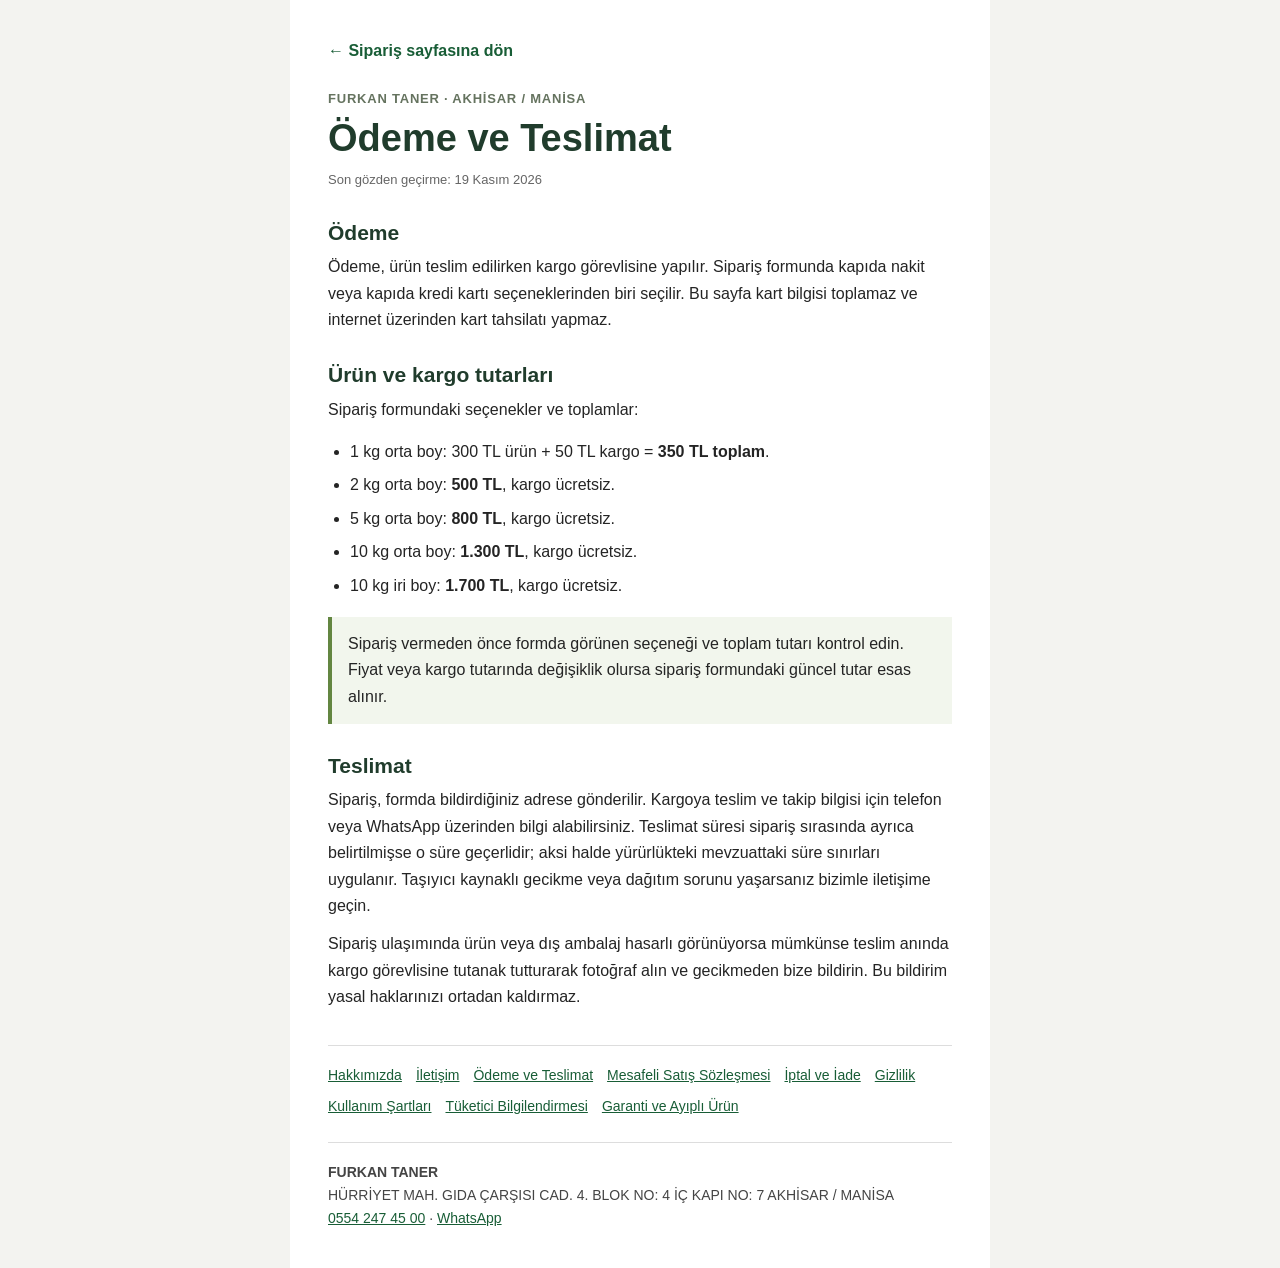
<file: sayfalar/odeme-teslimat.html>
<!doctype html>
<html lang="tr">
<head>
<meta charset="utf-8">
<meta name="viewport" content="width=device-width, initial-scale=1">
<title>Ödeme ve Teslimat | FURKAN TANER</title>
<meta name="description" content="Zeytin siparişlerinde ödeme seçenekleri, ürün ve kargo ücretleri ile teslimat bilgileri.">
<meta name="date" content="2026-11-19">
<style>
*{box-sizing:border-box}body{margin:0;background:#f3f3f0;color:#242424;font:16px/1.65 Arial,Helvetica,sans-serif}
.legal-page{max-width:700px;margin:0 auto;min-height:100vh;background:#fff;padding:clamp(20px,5vw,38px)}
.back{display:inline-block;color:#185d36;text-decoration:none;font-weight:700;margin-bottom:24px}
.kicker{margin:0 0 6px;color:#65735f;font-size:13px;font-weight:700;letter-spacing:.06em}
h1{font-size:clamp(27px,6vw,38px);line-height:1.2;margin:0 0 8px;color:#203c2c}
.updated{font-size:13px;color:#656565;margin:0 0 24px}
h2{font-size:21px;line-height:1.3;color:#203c2c;margin:28px 0 8px}
p{margin:0 0 12px}ul,ol{padding-left:22px}li{margin:0 0 7px}
a{color:#185d36}.notice{border-left:4px solid #638641;background:#f2f6ed;padding:14px 16px;margin:18px 0}
.card{border:1px solid #e1e4dc;border-radius:8px;padding:14px 16px;margin:12px 0}
.legal-nav{display:flex;flex-wrap:wrap;gap:8px 14px;border-top:1px solid #ddd;margin-top:34px;padding-top:18px;font-size:14px}
footer{border-top:1px solid #ddd;margin-top:24px;padding-top:18px;font-size:14px;color:#444}
@media(max-width:480px){body{font-size:15px}.legal-page{padding:18px}.legal-nav{gap:7px 12px}}
</style>
</head>
<body>
<main class="legal-page">
<a class="back" href="../index.html">← Sipariş sayfasına dön</a>
<p class="kicker">FURKAN TANER · AKHİSAR / MANİSA</p>
<h1>Ödeme ve Teslimat</h1>
<p class="updated">Son gözden geçirme: 19 Kasım 2026</p>
<section>
<h2>Ödeme</h2><p>Ödeme, ürün teslim edilirken kargo görevlisine yapılır. Sipariş formunda kapıda nakit veya kapıda kredi kartı seçeneklerinden biri seçilir. Bu sayfa kart bilgisi toplamaz ve internet üzerinden kart tahsilatı yapmaz.</p>
<h2>Ürün ve kargo tutarları</h2><p>Sipariş formundaki seçenekler ve toplamlar:</p><ul><li>1 kg orta boy: 300 TL ürün + 50 TL kargo = <strong>350 TL toplam</strong>.</li><li>2 kg orta boy: <strong>500 TL</strong>, kargo ücretsiz.</li><li>5 kg orta boy: <strong>800 TL</strong>, kargo ücretsiz.</li><li>10 kg orta boy: <strong>1.300 TL</strong>, kargo ücretsiz.</li><li>10 kg iri boy: <strong>1.700 TL</strong>, kargo ücretsiz.</li></ul><div class="notice">Sipariş vermeden önce formda görünen seçeneği ve toplam tutarı kontrol edin. Fiyat veya kargo tutarında değişiklik olursa sipariş formundaki güncel tutar esas alınır.</div>
<h2>Teslimat</h2><p>Sipariş, formda bildirdiğiniz adrese gönderilir. Kargoya teslim ve takip bilgisi için telefon veya WhatsApp üzerinden bilgi alabilirsiniz. Teslimat süresi sipariş sırasında ayrıca belirtilmişse o süre geçerlidir; aksi halde yürürlükteki mevzuattaki süre sınırları uygulanır. Taşıyıcı kaynaklı gecikme veya dağıtım sorunu yaşarsanız bizimle iletişime geçin.</p><p>Sipariş ulaşımında ürün veya dış ambalaj hasarlı görünüyorsa mümkünse teslim anında kargo görevlisine tutanak tutturarak fotoğraf alın ve gecikmeden bize bildirin. Bu bildirim yasal haklarınızı ortadan kaldırmaz.</p></section>
<nav class="legal-nav" aria-label="Bilgilendirme sayfaları">
<a href="hakkimizda.html">Hakkımızda</a><a href="iletisim.html">İletişim</a><a href="odeme-teslimat.html">Ödeme ve Teslimat</a><a href="satis-sozlesmesi.html">Mesafeli Satış Sözleşmesi</a><a href="iptal-iade-degisim.html">İptal ve İade</a><a href="gizlilik-guvenlik.html">Gizlilik</a><a href="kullanim-sartlari.html">Kullanım Şartları</a><a href="tuketici-yasasi.html">Tüketici Bilgilendirmesi</a><a href="garanti-sartlari.html">Garanti ve Ayıplı Ürün</a>
</nav>
<footer>
<strong>FURKAN TANER</strong><br>
HÜRRİYET MAH. GIDA ÇARŞISI CAD. 4. BLOK NO: 4 İÇ KAPI NO: 7 AKHİSAR / MANİSA<br>
<a href="tel:+905542474500">0554 247 45 00</a> · <a href="https://wa.me/905542474500" target="_blank" rel="noopener">WhatsApp</a>
</footer>
</main>
</body>
</html>
</file>
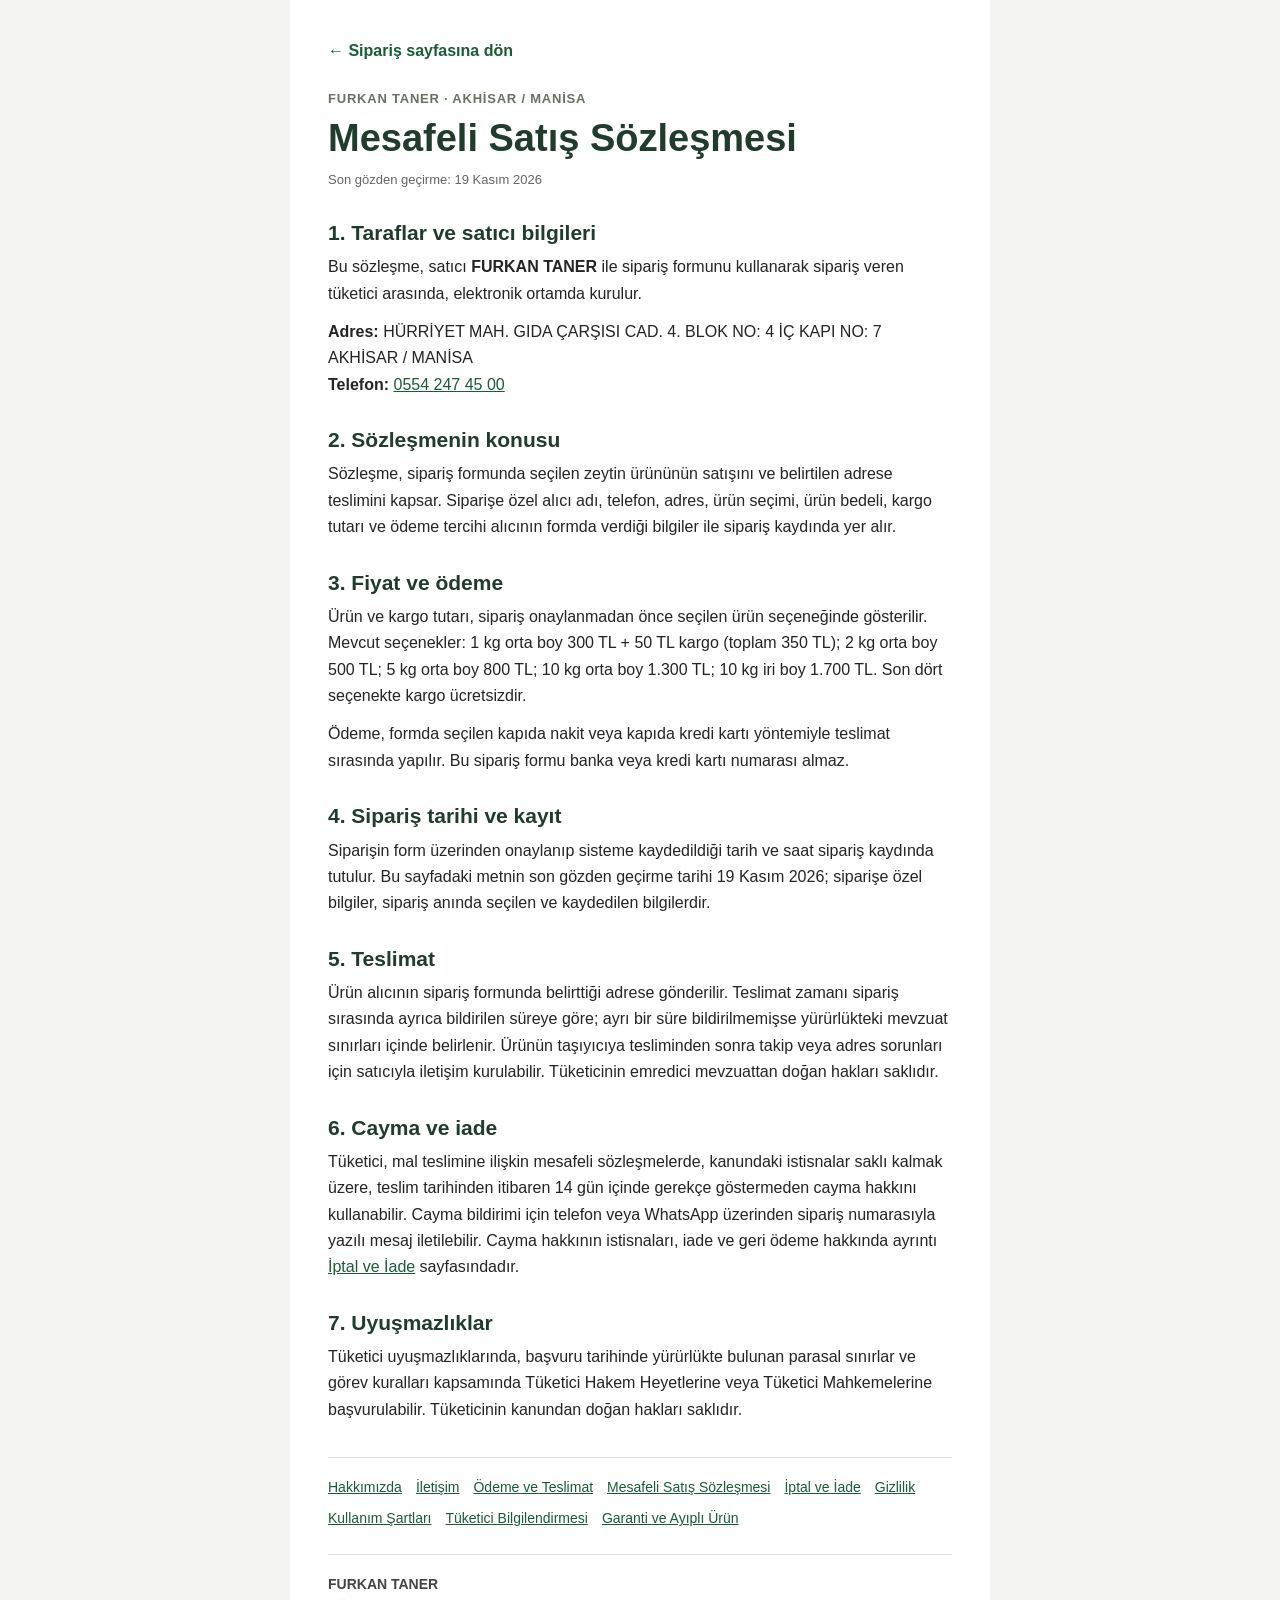
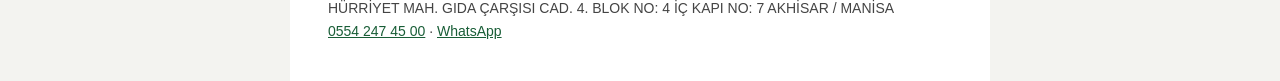
<file: sayfalar/satis-sozlesmesi.html>
<!doctype html>
<html lang="tr">
<head>
<meta charset="utf-8">
<meta name="viewport" content="width=device-width, initial-scale=1">
<title>Mesafeli Satış Sözleşmesi | FURKAN TANER</title>
<meta name="description" content="FURKAN TANER ile sipariş veren tüketici arasındaki mesafeli satış şartları.">
<meta name="date" content="2026-11-19">
<style>
*{box-sizing:border-box}body{margin:0;background:#f3f3f0;color:#242424;font:16px/1.65 Arial,Helvetica,sans-serif}
.legal-page{max-width:700px;margin:0 auto;min-height:100vh;background:#fff;padding:clamp(20px,5vw,38px)}
.back{display:inline-block;color:#185d36;text-decoration:none;font-weight:700;margin-bottom:24px}
.kicker{margin:0 0 6px;color:#65735f;font-size:13px;font-weight:700;letter-spacing:.06em}
h1{font-size:clamp(27px,6vw,38px);line-height:1.2;margin:0 0 8px;color:#203c2c}
.updated{font-size:13px;color:#656565;margin:0 0 24px}
h2{font-size:21px;line-height:1.3;color:#203c2c;margin:28px 0 8px}
p{margin:0 0 12px}ul,ol{padding-left:22px}li{margin:0 0 7px}
a{color:#185d36}.notice{border-left:4px solid #638641;background:#f2f6ed;padding:14px 16px;margin:18px 0}
.card{border:1px solid #e1e4dc;border-radius:8px;padding:14px 16px;margin:12px 0}
.legal-nav{display:flex;flex-wrap:wrap;gap:8px 14px;border-top:1px solid #ddd;margin-top:34px;padding-top:18px;font-size:14px}
footer{border-top:1px solid #ddd;margin-top:24px;padding-top:18px;font-size:14px;color:#444}
@media(max-width:480px){body{font-size:15px}.legal-page{padding:18px}.legal-nav{gap:7px 12px}}
</style>
</head>
<body>
<main class="legal-page">
<a class="back" href="../index.html">← Sipariş sayfasına dön</a>
<p class="kicker">FURKAN TANER · AKHİSAR / MANİSA</p>
<h1>Mesafeli Satış Sözleşmesi</h1>
<p class="updated">Son gözden geçirme: 19 Kasım 2026</p>
<section>
<h2>1. Taraflar ve satıcı bilgileri</h2><p>Bu sözleşme, satıcı <strong>FURKAN TANER</strong> ile sipariş formunu kullanarak sipariş veren tüketici arasında, elektronik ortamda kurulur.</p><p><strong>Adres:</strong> HÜRRİYET MAH. GIDA ÇARŞISI CAD. 4. BLOK NO: 4 İÇ KAPI NO: 7 AKHİSAR / MANİSA<br><strong>Telefon:</strong> <a href="tel:+905542474500">0554 247 45 00</a></p>
<h2>2. Sözleşmenin konusu</h2><p>Sözleşme, sipariş formunda seçilen zeytin ürününün satışını ve belirtilen adrese teslimini kapsar. Siparişe özel alıcı adı, telefon, adres, ürün seçimi, ürün bedeli, kargo tutarı ve ödeme tercihi alıcının formda verdiği bilgiler ile sipariş kaydında yer alır.</p>
<h2>3. Fiyat ve ödeme</h2><p>Ürün ve kargo tutarı, sipariş onaylanmadan önce seçilen ürün seçeneğinde gösterilir. Mevcut seçenekler: 1 kg orta boy 300 TL + 50 TL kargo (toplam 350 TL); 2 kg orta boy 500 TL; 5 kg orta boy 800 TL; 10 kg orta boy 1.300 TL; 10 kg iri boy 1.700 TL. Son dört seçenekte kargo ücretsizdir.</p><p>Ödeme, formda seçilen kapıda nakit veya kapıda kredi kartı yöntemiyle teslimat sırasında yapılır. Bu sipariş formu banka veya kredi kartı numarası almaz.</p>
<h2>4. Sipariş tarihi ve kayıt</h2><p>Siparişin form üzerinden onaylanıp sisteme kaydedildiği tarih ve saat sipariş kaydında tutulur. Bu sayfadaki metnin son gözden geçirme tarihi 19 Kasım 2026; siparişe özel bilgiler, sipariş anında seçilen ve kaydedilen bilgilerdir.</p>
<h2>5. Teslimat</h2><p>Ürün alıcının sipariş formunda belirttiği adrese gönderilir. Teslimat zamanı sipariş sırasında ayrıca bildirilen süreye göre; ayrı bir süre bildirilmemişse yürürlükteki mevzuat sınırları içinde belirlenir. Ürünün taşıyıcıya tesliminden sonra takip veya adres sorunları için satıcıyla iletişim kurulabilir. Tüketicinin emredici mevzuattan doğan hakları saklıdır.</p>
<h2>6. Cayma ve iade</h2><p>Tüketici, mal teslimine ilişkin mesafeli sözleşmelerde, kanundaki istisnalar saklı kalmak üzere, teslim tarihinden itibaren 14 gün içinde gerekçe göstermeden cayma hakkını kullanabilir. Cayma bildirimi için telefon veya WhatsApp üzerinden sipariş numarasıyla yazılı mesaj iletilebilir. Cayma hakkının istisnaları, iade ve geri ödeme hakkında ayrıntı <a href="iptal-iade-degisim.html">İptal ve İade</a> sayfasındadır.</p>
<h2>7. Uyuşmazlıklar</h2><p>Tüketici uyuşmazlıklarında, başvuru tarihinde yürürlükte bulunan parasal sınırlar ve görev kuralları kapsamında Tüketici Hakem Heyetlerine veya Tüketici Mahkemelerine başvurulabilir. Tüketicinin kanundan doğan hakları saklıdır.</p>
</section>
<nav class="legal-nav" aria-label="Bilgilendirme sayfaları">
<a href="hakkimizda.html">Hakkımızda</a><a href="iletisim.html">İletişim</a><a href="odeme-teslimat.html">Ödeme ve Teslimat</a><a href="satis-sozlesmesi.html">Mesafeli Satış Sözleşmesi</a><a href="iptal-iade-degisim.html">İptal ve İade</a><a href="gizlilik-guvenlik.html">Gizlilik</a><a href="kullanim-sartlari.html">Kullanım Şartları</a><a href="tuketici-yasasi.html">Tüketici Bilgilendirmesi</a><a href="garanti-sartlari.html">Garanti ve Ayıplı Ürün</a>
</nav>
<footer>
<strong>FURKAN TANER</strong><br>
HÜRRİYET MAH. GIDA ÇARŞISI CAD. 4. BLOK NO: 4 İÇ KAPI NO: 7 AKHİSAR / MANİSA<br>
<a href="tel:+905542474500">0554 247 45 00</a> · <a href="https://wa.me/905542474500" target="_blank" rel="noopener">WhatsApp</a>
</footer>
</main>
</body>
</html>
</file>
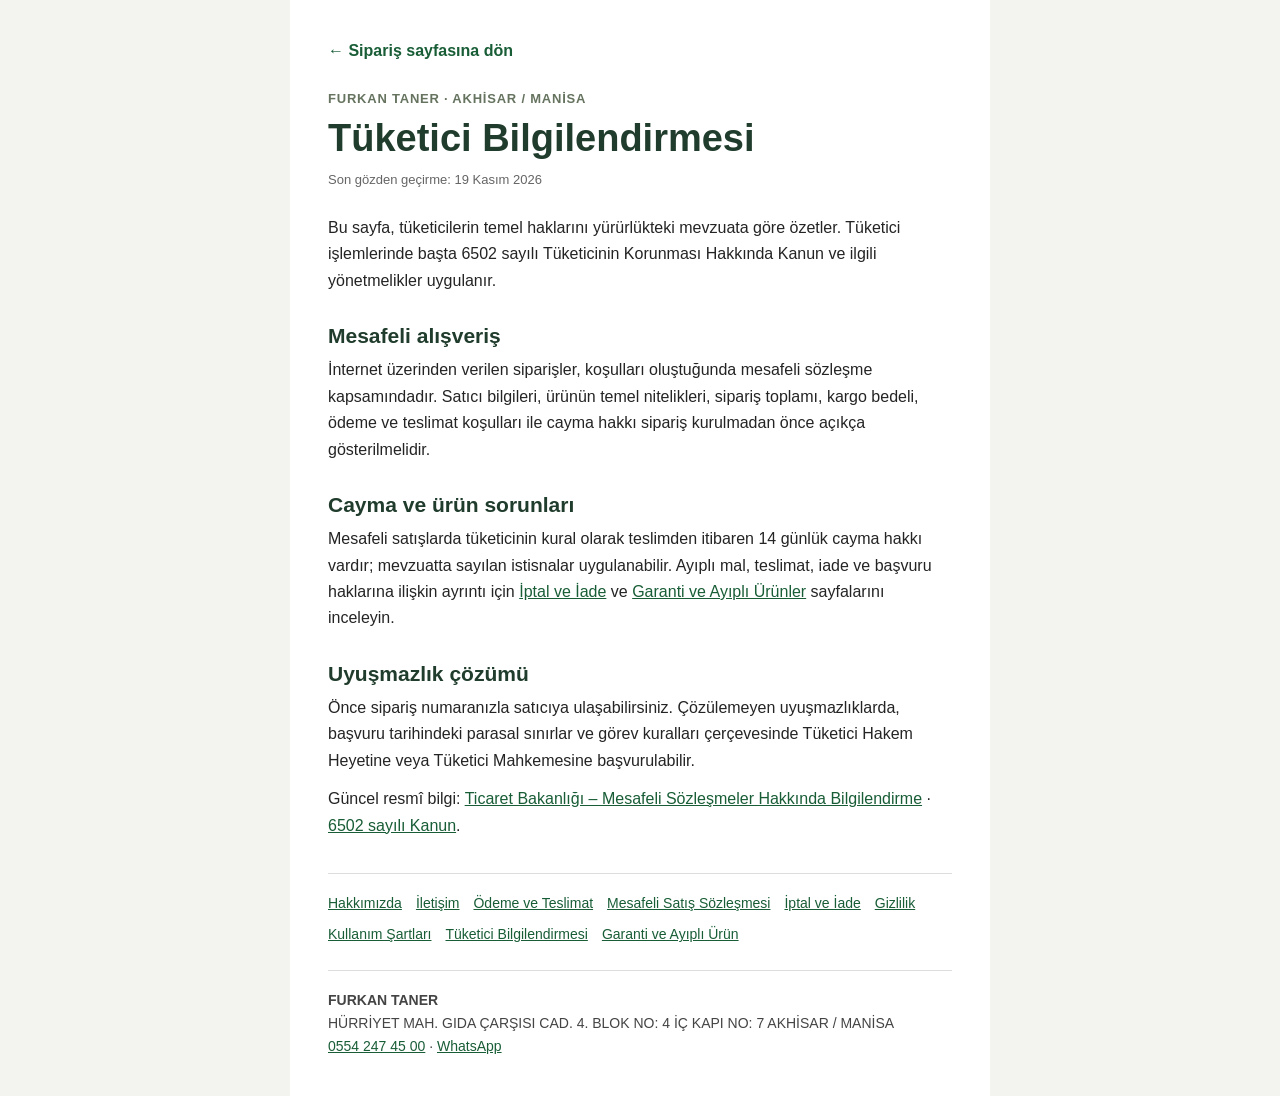
<file: sayfalar/tuketici-yasasi.html>
<!doctype html>
<html lang="tr">
<head>
<meta charset="utf-8">
<meta name="viewport" content="width=device-width, initial-scale=1">
<title>Tüketici Bilgilendirmesi | FURKAN TANER</title>
<meta name="description" content="Güncel tüketici hakları ve mesafeli satış bilgilendirmesi.">
<meta name="date" content="2026-11-19">
<style>
*{box-sizing:border-box}body{margin:0;background:#f3f3f0;color:#242424;font:16px/1.65 Arial,Helvetica,sans-serif}
.legal-page{max-width:700px;margin:0 auto;min-height:100vh;background:#fff;padding:clamp(20px,5vw,38px)}
.back{display:inline-block;color:#185d36;text-decoration:none;font-weight:700;margin-bottom:24px}
.kicker{margin:0 0 6px;color:#65735f;font-size:13px;font-weight:700;letter-spacing:.06em}
h1{font-size:clamp(27px,6vw,38px);line-height:1.2;margin:0 0 8px;color:#203c2c}
.updated{font-size:13px;color:#656565;margin:0 0 24px}
h2{font-size:21px;line-height:1.3;color:#203c2c;margin:28px 0 8px}
p{margin:0 0 12px}ul,ol{padding-left:22px}li{margin:0 0 7px}
a{color:#185d36}.notice{border-left:4px solid #638641;background:#f2f6ed;padding:14px 16px;margin:18px 0}
.card{border:1px solid #e1e4dc;border-radius:8px;padding:14px 16px;margin:12px 0}
.legal-nav{display:flex;flex-wrap:wrap;gap:8px 14px;border-top:1px solid #ddd;margin-top:34px;padding-top:18px;font-size:14px}
footer{border-top:1px solid #ddd;margin-top:24px;padding-top:18px;font-size:14px;color:#444}
@media(max-width:480px){body{font-size:15px}.legal-page{padding:18px}.legal-nav{gap:7px 12px}}
</style>
</head>
<body>
<main class="legal-page">
<a class="back" href="../index.html">← Sipariş sayfasına dön</a>
<p class="kicker">FURKAN TANER · AKHİSAR / MANİSA</p>
<h1>Tüketici Bilgilendirmesi</h1>
<p class="updated">Son gözden geçirme: 19 Kasım 2026</p>
<section>
<p>Bu sayfa, tüketicilerin temel haklarını yürürlükteki mevzuata göre özetler. Tüketici işlemlerinde başta 6502 sayılı Tüketicinin Korunması Hakkında Kanun ve ilgili yönetmelikler uygulanır.</p>
<h2>Mesafeli alışveriş</h2><p>İnternet üzerinden verilen siparişler, koşulları oluştuğunda mesafeli sözleşme kapsamındadır. Satıcı bilgileri, ürünün temel nitelikleri, sipariş toplamı, kargo bedeli, ödeme ve teslimat koşulları ile cayma hakkı sipariş kurulmadan önce açıkça gösterilmelidir.</p>
<h2>Cayma ve ürün sorunları</h2><p>Mesafeli satışlarda tüketicinin kural olarak teslimden itibaren 14 günlük cayma hakkı vardır; mevzuatta sayılan istisnalar uygulanabilir. Ayıplı mal, teslimat, iade ve başvuru haklarına ilişkin ayrıntı için <a href="iptal-iade-degisim.html">İptal ve İade</a> ve <a href="garanti-sartlari.html">Garanti ve Ayıplı Ürünler</a> sayfalarını inceleyin.</p>
<h2>Uyuşmazlık çözümü</h2><p>Önce sipariş numaranızla satıcıya ulaşabilirsiniz. Çözülemeyen uyuşmazlıklarda, başvuru tarihindeki parasal sınırlar ve görev kuralları çerçevesinde Tüketici Hakem Heyetine veya Tüketici Mahkemesine başvurulabilir.</p>
<p>Güncel resmî bilgi: <a href="https://tuketici.ticaret.gov.tr/yayinlar/tuketici-bilgi-rehberi/mesafeli-sozlesmeler-hakkinda-bilgilendirme" target="_blank" rel="noopener">Ticaret Bakanlığı – Mesafeli Sözleşmeler Hakkında Bilgilendirme</a> · <a href="https://www.mevzuat.gov.tr/mevzuatmetin/1.5.6502.pdf" target="_blank" rel="noopener">6502 sayılı Kanun</a>.</p>
</section>
<nav class="legal-nav" aria-label="Bilgilendirme sayfaları">
<a href="hakkimizda.html">Hakkımızda</a><a href="iletisim.html">İletişim</a><a href="odeme-teslimat.html">Ödeme ve Teslimat</a><a href="satis-sozlesmesi.html">Mesafeli Satış Sözleşmesi</a><a href="iptal-iade-degisim.html">İptal ve İade</a><a href="gizlilik-guvenlik.html">Gizlilik</a><a href="kullanim-sartlari.html">Kullanım Şartları</a><a href="tuketici-yasasi.html">Tüketici Bilgilendirmesi</a><a href="garanti-sartlari.html">Garanti ve Ayıplı Ürün</a>
</nav>
<footer>
<strong>FURKAN TANER</strong><br>
HÜRRİYET MAH. GIDA ÇARŞISI CAD. 4. BLOK NO: 4 İÇ KAPI NO: 7 AKHİSAR / MANİSA<br>
<a href="tel:+905542474500">0554 247 45 00</a> · <a href="https://wa.me/905542474500" target="_blank" rel="noopener">WhatsApp</a>
</footer>
</main>
</body>
</html>
</file>
<file: file/css/style.css>
@-webkit-viewport {width: device-width;}
@-moz-viewport {width: device-width;}
@-ms-viewport {width: device-width;}
@-o-viewport {width: device-width;}
@viewport {width: device-width;}


@font-face {font-family: 'Abel';src: url('../fonts/Abel.otf');}
@font-face {font-family: 'Roboto';src: url('../fonts/Roboto-Regular.ttf');}
@font-face {font-family: 'Dosis';src: url('../fonts/Dosis-Bold.ttf');}
@font-face {font-family: 'Dosis-Regular';src: url('../fonts/Dosis-Regular.ttf');}
@font-face {font-family: 'GilroyB';src: url('../fonts/Gilroy-Heavy.ttf');}
@font-face {font-family: 'GilroyL';src: url('../fonts/Gilroy-Light.ttf');}
@font-face {font-family: 'GilroyM';src: url('../fonts/Gilroy-Medium.ttf');}

body {color: #000; font-family: 'Abel', serif !important ;margin: auto !important;overflow-x: hidden !important;background:#eee !important; font-size:24px !important}


.clr {clear:both;}
.center {text-align:center;}
.und {text-decoration:underline;}

.kmz {color:#f30202 !important;}
.kmz1 {color:#f30202; text-decoration:none !important;}
.kkmz {color:#931c1c !important;}
.mvi {color:#195299 !important;}
.syh {color:#282828 !important;}
.ssyh {color:#000 !important;}
.sri {color:#fff000 !important;}
.gri {color:#e8e8e8 !important;}



.spc-t10 {margin-top: 10px;}
.spc-t20 {margin-top: 20px;}
.spc-t30 {margin-top: 30px;}
.spc-t40 {margin-top: 40px;}
.spc-t50 {margin-top: 50px;}

.spc-b20 {margin-bottom: 20px;}
.spc-b30 {margin-bottom: 30px;}
.spc-b40 {margin-bottom: 40px;}
.spc-b50 {margin-bottom: 50px;}

.pad5 {padding:0 5px;}

.content {width:100%; background:#FFF; }
.content-sol {background-color: #fff;float: left; width: 100%; padding:16px 0;}	

.header {background:#FFF; width:100%; text-align:center;}

.baslik {font-family:'GilroyB', serif; font-size:36px; color:#F00; text-align:center}
.baslik a{color:#F00;}
.baslik a:hover{color:#C09;}

.baslikm {font-family:'GilroyB', serif; font-size:40px; color:#F00; text-align:center}
.baslikm a{color:#F00;}
.baslikm a:hover{color:#C09;}


.baslik_1 {font-family:'GilroyM', serif; font-size:46px; color:#000; text-align: center}
.baslik_a {background: #f00;color: #fff;padding:5px; font-family:'Roboto', serif; font-size:36px; text-align:center}

.baslik2 {font-family:'GilroyB', serif; font-size:50px; color:#000;}
.baslik2 a{color:#000;}
.baslik2 a:hover{color:#F00;}

.baslik_3 {font-family:'GilroyB', serif; font-size:28px; color:#000;}
.icerik {font-family:'Roboto', serif; font-size:4.5vw;}

.siparis {border:#F00 solid 6px;}
.siparis_baslik {background: #f00;color: #fff;padding:5px; font-family:'Dosis', serif; font-size:38px; }

.mbl {display: none}
.imgE1 {width: 300px}

.yrmTitleArea {width:100%; margin:10px auto -10px auto; padding:10px 0 15px 0}
.yrmArea {width:90%; margin:10px auto; padding:20px}
.yrmShdw {
-webkit-box-shadow: 0px 0px 17px -1px rgba(0,0,0,0.22);
-moz-box-shadow: 0px 0px 17px -1px rgba(0,0,0,0.22);
box-shadow: 0px 0px 17px -1px rgba(0,0,0,0.22)}
.yrmRow {font-family:'Abel'; font-size:18px; margin:10px 0 20px 0; }
.yrmRes {font-size:48px; float:left; width:6%; margin-right:20px;}
.yrmRes1 {float:left; width:8%; margin-right:10px;}
.yrm {float:left; width:90%;}
.yrmTitle {font-size:26px;}
.yrmhr {border-bottom:1px dashed #666}
.yrmRess {width:100%; max-width:400px; padding-top:15px;}

.fsz7 {font-size: 42px !important}
.fsz9 {font-size: 42px !important}
.fsz10 {font-size: 46px !important}

.fiexmenu {
    position: fixed;
    top: 0;
    width: 100%;
    z-index: 99;
	max-width: 700px;
}

.tiklaAra {	display: none;}

.yrmFormA {float:left; width:97%;}
.yrmFinput {    background: #fff;
    position: relative;
    vertical-align: top;
    border: 1px solid #cfcfcf;
    display: -moz-inline-stack;
    display: inline-block;
    color: #626262;
    outline: 0;
    height: 42px;
    width: 100%;
	margin: 0;
    font-size: 20px;
    font-family: "Abel",Arial,Helvetica,sans-serif;
    font-weight: 300;
	padding: 6px 10px;
}

.yrmtexta {
    resize: none;
    line-height: 19px;
    overflow: auto;
    height: 96px;
	
}

.yrmBt {
    margin-bottom: 5px;
    width: 100%;
    font-size: 26px;
    font-weight: 600;
	font-family: "Abel",Arial,Helvetica,sans-serif;
	color: #fff;
	background-color: #f00;
	border: 0;
    height: 50px;
    line-height: 1;
    cursor: pointer;
    vertical-align: top;
    display: inline-block;
    -webkit-user-drag: none;
	box-sizing: content-box!important;
}


.alert {
  padding: 1.0344827586206897em;
  margin-bottom:0;
  border: 1px solid transparent;
  border-radius: 3px;
}
.alert h4 {
  margin-top: 0;
  color: inherit;
}
.alert .alert-link {
  font-weight: bold;
}
.alert > p,
.alert > ul {
  margin-bottom: 0;
}
.alert > p + p {
  margin-top: 0.3448275862068966em;
}
.alert-style-square {
  -webkit-border-radius: 0;
  border-radius: 0;
}
.alert-style-square-outlined {
  -webkit-border-radius: 0;
  border-radius: 0;
  background: none !important;
  border-width: 2px;
}
.alert-style-round {
  -webkit-border-radius: 50px;
  border-radius: 50px;
}
.alert-style-outlined {
  background: none !important;
  border-width: 2px;
}
.alert-style-3d {
  border-width: 1px 1px 5px 1px;
}

.alert-danger {
  background-color: #f00;
  border-color: rgba(209, 141, 142, 0.3);
  color: #fff;
}
.alert-danger hr {
  border-top-color: rgba(202, 123, 124, 0.3);
}
.alert-danger .alert-link {
  color: #999999;
}


.modal-body { position: relative; padding: 0 !important; height: 100%;float: left;width: 100%;}
         .modal-content {height: 60%;float: left;width: 100%;border-radius: 0 !important;max-height: 60%;min-height: 60%;}
         .modal.in .modal-dialog {height: 100%;margin:12px auto;}
         .btn-default { color: #fff; background-color: #fa9d00; border-color: rgb(255, 122, 2); margin-top: -10px; font-weight: bold; width: 25%; }
         .asd {width: 90% !important;}
         .smart-forms .option > input {display: none;}
         .modal-body iframe {float: left;width: 100%;}
         .modal-footer {float: left;width: 100%;padding: 3%!important;border: none !important;background: #fff}
         .hilu {float: right;margin: 8px !important;padding: 1% 5% !important;font-size: 18px !important;width: auto !important;font-family: 'proxima_cn_bold';}

.sozlesmeyazi {
float:left!important;
width:90%!important;
margin:0!important;
font-size: 19px!important;
text-align: left;
}
.smart-forms .checkbox,.smart-forms .radio{top:14px!important}

.dwsk {display: block}
.mbil {display: none}

.frmDivE {float: right; padding-left: 0; margin-top: 26px; width: 95%;}
.smart-forms .option {
    margin-right: 0 !important;
}

@media only screen and (min-width: 0px) and (max-width: 700px) {
body {font-size:5.2vw !important}	
.baslik {font-size:8.5vw; text-align:center}
.baslikm {font-size:7.5vw; text-align:center}
.baslik_1 {font-size:7vw; text-align: left}
.baslik_a {font-size:7vw;text-align:left}
.baslik2 {font-size:7.5vw; }
.baslik_3 {font-size:6.5vw; }
.icerik {font-size:4.5vw;}
.siparis_baslik {font-size:7.5vw;}
.mbl {display: block}
.imgE1 {width: 175px}
	
	
.yrmTitleArea {width:100%; margin:10px auto -20px auto; padding:10px 0 10px 0}
.yrmArea {width:90%; margin:10px auto; padding:20px 0 ;}
.yrmShdw {
-webkit-box-shadow: 0px 0px 0px -1px rgba(0,0,0,0.22);
-moz-box-shadow: 0px 0px 0px -1px rgba(0,0,0,0.22);
box-shadow: 0px 0px 0px -1px rgba(0,0,0,0.22)}
.yrmRow {font-family:'Abel'; font-size:4.6vw; margin:10px 0 20px 0; }
.yrmRes {font-size:36px; float:left; width:9%; margin-right:20px;}
.yrmRes1 {float:left; width:14%; margin-right:10px;}
.yrm {float:left; width:80%;}
.yrmTitle {font-size:26px;}
.yrmhr {border-bottom:1px dashed #666}
.yrmRess {width:100%; padding-top:15px;}
	
.fsz {font-size: 9vw !important}
.fsz7 {font-size: 6.5vw !important}
.fsz9 {font-size: 9vw !important}
.fsz10 {font-size: 10.5vw !important}

.tiklaAra {
	position: fixed;
    bottom: 0;
    right: -10px;
    z-index: 80;
    display: block; }	
	
	
	
.modal-body { position: relative; padding: 0 !important; height: 100%;float: left;width: 100%;}
         .modal-content {height: 60%;float: left;width: 100%;border-radius: 0 !important;max-height: 60%;min-height: 60%;}
         .modal.in .modal-dialog {height: 100%;margin: 6% 2% 0 2%;}
         .btn-default { color: #fff; background-color: #fa9d00; border-color: rgb(255, 122, 2); margin-top: -10px; font-weight: bold; width: 25%; }
         .asd {width: 90% !important;}
         .smart-forms .option > input {display: none;}
         .modal-body iframe {float: left;width: 100%;}
         .modal-footer {float: left;width: 100%;padding: 3%!important;border: none !important;background: #fff}
         .hilu {float: right;margin: 0 !important;padding: 2% 5% !important;font-size: 4vw !important;width: auto !important;font-family: 'proxima_cn_bold';}

	.sozlesme b a {
font-family:'proxima_cn_bold';
color:#000
}
.smart-forms .checkbox,.smart-forms .radio{top:14px!important}

.desk {display: none}
.mbil {display: block}

.frmDivE {float: right; padding-left: 0; margin-top: 20px; width: 90%;}
}
</file>
<file: file/css/footer.css>
@import url("https://fonts.googleapis.com/css?family=Rajdhani:300,400,500,600,700&subset=latin-ext");
* {
    -webkit-box-sizing: border-box;
    -moz-box-sizing: border-box;
    box-sizing: border-box;
}

a {text-decoration: none}

.width {width: 35%}

html,body{font:"Rajdhani",sans-serif;line-height:1.5;color:#000}body{width:100%;overflow-x:hidden}
.text-center {text-align: center}

.site-footer {background-color: #354459; padding-top: 0;padding-bottom: 20px;color: #fff;}
.grid, .grid--rev, .grid--full, .grid-uniform { list-style: none;  margin: 0;  padding: 0;  margin-left: -30px;}
.site-footer .grid__item {min-height: 1px; float: left; padding-left: 30px; margin-bottom: 20px; width: 32.333%; vertical-align: top;}
.wrapper { max-width: 960px; margin: 0 auto; padding: 0 15px;}
.grid:after, .grid--rev:after, .grid--full:after, .grid-uniform:after {content: ""; display: table; clear: both;}


.tictacCenter .h4 { font-size: 18px; margin-top: 55px; margin-bottom: 5px; font-weight: bold; font-family: "Rajdhani",sans-serif; text-align: center}
ul, ol { padding: 0;}
ul, li {list-style: none;}
li {margin-bottom: 0.25em; text-align: -webkit-match-parent;}

.site-footer p, .site-footer li,  .site-footer input {font-size: 0.60em; }


.site-footer__links a { color: #fff;}
.site-footer p {margin-bottom: 10px;}

.tictacCenter .site-footer__links { margin: 10px auto; text-align: center; position: relative; display: table;}
.tictacCenter .site-footer__links a {font-family:"Rajdhani",sans-serif; font-weight: 500; color: #fff; font-size: 16px !important; cursor: pointer;}
.tictacCenter .site-footer__links li { display: inline-block; padding:0 10px; cursor: pointer; }

/* /// Mobil Style /// */

@media(max-width:550px){
.site-footer {padding-top: 20px;padding-bottom: 20px;}
.grid, .grid--rev, .grid--full, .grid-uniform {list-style: none; margin: 0; padding: 0; margin-left:0;}

.tictacCenter {text-align: center;}
	
.tictacCenter .h4 { margin-top: 30px; margin-bottom: 5px;}

.tictacCenter .site-footer__links { margin: 10px auto; text-align: center; position: relative; display: table;}
.tictacCenter .site-footer__links a {font-family:"Rajdhani",sans-serif; font-weight: 500; color: #fff; font-size: 16px !important; cursor: pointer;}
.tictacCenter .site-footer__links li { display: inline-block; padding:0 10px; cursor: pointer; }

.site-footer .grid__item {float: none; width: 100%; margin-bottom: 20px; padding-left: 0;}
.site-footer p, .site-footer li, .site-footer .rte, .site-footer input {font-size: 0.82em; }
.tictacCenter p {font-size: 14px !important; font-weight: 500; color: #fff; margin-bottom: 10px;}	
	
	
}
</file>
<file: file/css/smart-forms.css>
.darkbg{background:#6c82a2 }
.woodbg{background:#e6cca6 }

.smart-wrap{padding:-30px 5px}
.smart-forms,.smart-forms *{-webkit-box-sizing:border-box;-moz-box-sizing:border-box;box-sizing:border-box}
.smart-forms{font-family:"Dosis",Arial,Helvetica,sans-serif;line-height:1.231;font-weight:400;font-size:22px;color:#626262}
.smart-container{padding:5px;background:#fff;margin:0 auto;}
.wrap-0{max-width:952px}
.wrap-1{max-width:852px}
.wrap-2{max-width:652px}
.wrap-3{max-width:452px}

.smart-forms .section{margin-bottom:22px}
.smart-forms .smart-link{color:#4ebd4a;text-decoration:none}
.smart-forms .smart-link:hover{text-decoration:underline}
.smart-forms .tagline{height:0;border-top:1px solid #C30;text-align:center}
.smart-forms .tagline span{text-transform:uppercase;display:inline-block;position:relative;padding:0 15px;background:#fff;color:#333;top:-10px}

.smart-forms .field{display:block;position:relative}.smart-forms .field-icon i{color:#BBB;position:relative}
.smart-forms .field-label{display:block;margin-bottom:7px}
.smart-forms .field-label.colm{padding-top:12px}
.smart-forms .field-label em{color:#e74c3c;font-size:18px;font-style:normal;display:inline-block;margin-left:4px;position:relative;top:3px}.smart-forms .form-header{overflow:hidden;position:relative;padding:25px 30px;-webkit-border-radius:5px 5px 0 0;-moz-border-radius:5px 5px 0 0;-o-border-radius:5px 5px 0 0;border-radius:5px 5px 0 0}.smart-forms
.form-header h4{font-family:"Dosis",Arial,Helvetica,sans-serif;text-align:left;font-weight:300;font-size:32px;padding:0;margin:0}.smart-forms .form-header h4 i{font-size:38px;position:relative;margin-right:10px;top:2px}.smart-forms .header-primary{background-color:#4ebd4a;border-top:1px solid #a7d065;border-bottom:5px solid #3c9b39}.smart-forms .header-lite{background:#f3f5fa;border-top:1px solid #a7d065;border-bottom:1px solid #d9dde5}.smart-forms .header-lite:before{content:"";background-color:#4ebd4a;position:absolute;height:8px;z-index:1;top:0;right:0;left:0}.smart-forms .header-primary h4{color:#fff}.smart-forms .header-lite h4{color:#5d6a87;padding-top:5px}.smart-flat,.smart-flat .form-header{-webkit-border-radius:0;-moz-border-radius:0;-o-border-radius:0;border-radius:0}
.smart-forms
.form-body{padding:10px 5px; padding-bottom:10px}
.smart-forms .form-footer{overflow:hidden;padding:5px 0 10px 0;text-align: center;}
.smart-forms input[type=search]{-webkit-appearance:textfield}.smart-forms ::-webkit-search-decoration,.smart-forms ::-webkit-search-cancel-button{-webkit-appearance:none}
.smart-forms input:invalid{-moz-box-shadow:none;box-shadow:none}
.smart-forms input::-webkit-input-placeholder,.smart-forms textarea::-webkit-input-placeholder{color:#494848}.smart-forms input:focus::-webkit-input-placeholder,.smart-forms textarea:focus::-webkit-input-placeholder{color:#d6dbe0}.smart-forms input:-moz-placeholder,.smart-forms textarea:-moz-placeholder{color:#aaa}.smart-forms input:focus:-moz-placeholder,.smart-forms textarea:focus:-moz-placeholder{color:#d6dbe0}.smart-forms input::-moz-placeholder,.smart-forms textarea::-moz-placeholder{color:#aaa;opacity:1}.smart-forms input:focus::-moz-placeholder,.smart-forms textarea:focus::-moz-placeholder{color:#d6dbe0;opacity:1}.smart-forms input:-ms-input-placeholder,.smart-forms textarea:-ms-input-placeholder{color:#aaa}.smart-forms input:focus:-ms-input-placeholder,.smart-forms textarea:focus:-ms-input-placeholder{color:#d6dbe0}

.smart-forms label,.smart-forms input,.smart-forms button,.smart-forms select,.smart-forms textarea{margin:0;font-size:16px;font-family:"Dosis",Arial,Helvetica,sans-serif;font-weight:400;color:#626262;outline:0}.smart-forms .gui-input,.smart-forms .gui-textarea,.smart-forms .select>select,.smart-forms input[type="button"],.smart-forms input[type="submit"],.smart-forms input[type="search"],.smart-forms .select-multiple select{-webkit-tap-highlight-color:transparent;-webkit-tap-highlight-color:rgba(0,0,0,0);-webkit-appearance:none;-moz-appearance:none;appearance:none;-webkit-border-radius:0;border-radius:0}.smart-forms input[type="search"]::-webkit-search-decoration,.smart-forms input[type="search"]::-webkit-search-cancel-button,.smart-forms input[type="search"]::-webkit-search-results-button,.smart-forms input[type="search"]::-webkit-search-results-decoration{display:none}
.smart-forms .switch,.smart-forms .option,.smart-forms .field-label{font-size:16px; font-weight:500;}

.smart-forms .radio,.smart-forms .button,.smart-forms .checkbox,.smart-forms .select .arrow,.smart-forms .switch>label,.smart-forms .ui-slider .ui-slider-handle{-webkit-touch-callout:none;-webkit-user-select:none;-khtml-user-select:none;-moz-user-select:none;-ms-user-select:none;user-select:none}.smart-forms .radio,.smart-forms .button,.smart-forms .tooltip,.smart-forms .checkbox,.smart-forms .gui-input,.smart-forms .notification,.smart-forms .gui-textarea,.smart-forms .select>select,.smart-forms .select-multiple select{-webkit-transition:all .5s ease-in-out;-moz-transition:all .5s ease-in-out;-ms-transition:all .5s ease-in-out;-o-transition:all .5s ease-in-out;transition:all .5s ease-in-out;-webkit-border-radius:0;-moz-border-radius:0;-ms-border-radius:0;-o-border-radius:0;border-radius:0;outline:0}.smart-forms .select,.smart-forms .gui-input,.smart-forms .gui-textarea,.smart-forms .select>select,.smart-forms .select-multiple select{background:#fff;position:relative;vertical-align:top;border:1px solid #cfcfcf;display:-moz-inline-stack;display:inline-block;*display:inline;color:#626262;outline:0;height:42px;width:100%;*zoom:1}.smart-forms .gui-input,.smart-forms .gui-textarea{padding:10px}.smart-forms .gui-textarea{resize:none;line-height:19px;overflow:auto;max-width:100%;height:96px}.smart-forms .input-hint{padding:10px;display:block;margin-top:-1px;line-height:16px;position:relative;background:#f5f5f5;border:1px solid #cfcfcf;font-family:Arial,Helvetica,sans-serif;-webkit-border-radius:0;-moz-border-radius:0;-o-border-radius:0;border-radius:0;font-size:11px;color:#999}.smart-forms .select{border:0;z-index:10}.smart-forms .select>select{display:block;padding:9px 10px;color:#626262;background:#f5f5f5;border:1px solid #cfcfcf;-webkit-appearance:none;-moz-appearance:none;appearance:normal;outline:0;text-indent:.01px;text-overflow:'';z-index:10;margin:0}.smart-forms .select>select::-ms-expand{display:none}.smart-forms .select .arrow{position:absolute;top:9px;right:4px;width:24px;height:24px;color:#9f9f9f;pointer-events:none;z-index:16}.smart-forms .select .arrow:after,.smart-forms .select .arrow:before{content:'';position:absolute;font:12px "Consolas",monospace;font-style:normal;pointer-events:none;display:none\9;left:5px}.smart-forms .select .arrow:before{content:'\25BC';bottom:4px}.smart-forms .select .double:after{content:'\25B2';top:-1px}.smart-forms .select .double:before{content:'\25BC';bottom:-1px}.smart-forms .select-multiple select{width:100%;height:123px;padding:10px}.smart-forms .file{display:block;width:100%}.smart-forms .file .gui-file{width:100%;height:100%;cursor:pointer;padding:8px 10px;position:absolute;-moz-opacity:0;opacity:0;z-index:11;bottom:0;right:0}.smart-forms .file .button{position:absolute;top:4px;right:4px;float:none;height:34px;line-height:34px;padding:0 16px;z-index:10}.smart-forms .gui-input:hover,.smart-forms .gui-textarea:hover,.smart-forms .select>select:hover,.smart-forms .select-multiple select:hover,.smart-forms .gui-input:hover ~ .input-hint,.smart-forms .file .gui-file:hover+.gui-input,.smart-forms .gui-textarea:hover ~ .input-hint{border-color:#6bc868}.smart-forms .gui-input:focus,.smart-forms .gui-textarea:focus,.smart-forms .select>select:focus,.smart-forms .select-multiple select:focus{color:#3c3c3c;background:#fff;border:1px solid #4ebd4a;-webkit-box-shadow:0 0 3px #4ebd4a inset;-moz-box-shadow:0 0 3px #4ebd4a inset;-o-box-shadow:0 0 3px #4ebd4a inset;box-shadow:0 0 3px #4ebd4a inset;outline:0}.smart-forms .select>select:focus{z-index:10;z-index:20\9}.smart-forms .gui-textarea:focus{height:120px}.smart-forms .select>select:focus{z-index:10;z-index:20\9}.smart-forms .gui-input:focus ~ .field-icon i,.smart-forms .gui-textarea:focus ~ .field-icon i{color:#4ebd4a}.smart-forms .select-multiple select:focus,.smart-forms .gui-input:focus ~ .input-hint,.smart-forms .gui-textarea:focus ~ .input-hint,.smart-forms .file .gui-file:focus+.gui-input{border-color:#4ebd4a}.smart-forms .select>select:focus+.arrow{color:#4ebd4a}.smart-forms .option{position:relative;padding-right:15px;display:inline-block;vertical-align:middle}.smart-forms .option>input{position:absolute;height:inherit;width:inherit;opacity:0;left:0}.smart-forms .checkbox,.smart-forms .radio{position:relative;margin-right:2px;background:#fff;display:inline-block;border:3px solid #cfcfcf;height:21px;width:21px;top:4px}.smart-forms .checkbox:before,.smart-forms .radio:before{content:'';display:none}.smart-forms input:checked+.checkbox:before,.smart-forms input:checked+.radio:before{display:block}.smart-forms .checkbox:before{position:absolute;top:4px;left:3px;width:6px;height:3px;border:solid #4ebd4a;border-width:0 0 3px 3px;-webkit-transform:rotate(-45deg);-moz-transform:rotate(-45deg);-ms-transform:rotate(-45deg);-o-transform:rotate(-45deg);transform:rotate(-45deg)}.smart-forms input:checked+.checkbox,.smart-forms input:checked+.radio{border:3px solid #4ebd4a}.smart-forms .radio{-webkit-border-radius:20px;-moz-border-radius:20px;-o-border-radius:20px;border-radius:20px}.smart-forms .radio:before{margin:4px;width:7px;height:7px;background:#4ebd4a;-webkit-border-radius:10px;-moz-border-radius:10px;-o-border-radius:10px;border-radius:10px}.smart-forms input:hover+.checkbox,.smart-forms input:hover+.radio{border-color:#6bc868}.smart-forms input:focus+.checkbox,.smart-forms input:focus+.radio{border-color:#4ebd4a}.smart-forms input:focus+.radio:before{background:#4ebd4a}.smart-forms input:focus+.checkbox:before{border-color:#4ebd4a}.smart-forms .switch{cursor:pointer;position:relative;padding-right:10px;display:inline-block;margin-bottom:5px;height:26px}.smart-forms .switch>label{cursor:pointer;display:inline-block;position:relative;height:25px;width:58px;color:#fff;font-size:10px;font-weight:bold;line-height:20px;text-align:center;background:#d7d7d7;border:2px solid #d7d7d7;text-transform:uppercase;font-family:Helvetica,Arial,sans-serif;-webkit-transition:.3s ease-out;-moz-transition:.3s ease-out;-o-transition:.3s ease-out;transition:.3s ease-out}.smart-forms .switch>label+span{display:inline-block;padding-left:5px;position:relative;top:-7px}.smart-forms .switch>label:before{content:attr(data-off);position:absolute;top:1px;right:3px;width:33px}.smart-forms .switch>label:after{content:"";margin:1px;width:19px;height:19px;display:block;background:#fff}.smart-forms .switch>input{-webkit-appearance:none;position:absolute;width:inherit;height:inherit;opacity:0;left:0;top:0}.smart-forms .switch>input:focus{outline:0}.smart-forms .switch>input:focus+label{color:#fff;border-color:#c7c7c7;background:#c7c7c7}.smart-forms .switch>input:focus+label:after{background:#fff}.smart-forms .switch>input:checked+label{border-color:#4ebd4a;background:#4ebd4a;padding-left:33px;color:white}.smart-forms .switch>input:checked+label:before{content:attr(data-on);left:1px;top:1px}.smart-forms .switch>input:checked+label:after{margin:1px;width:19px;height:19px;background:white}.smart-forms .switch>input:checked:focus+label{background:#3c9b39;border-color:#3c9b39}.smart-forms .switch-round>label{-webkit-border-radius:13px;-moz-border-radius:13px;-o-border-radius:13px;border-radius:13px}.smart-forms .switch-round>label+span{top:-2px}.smart-forms .switch-round>label:before{width:33px}.smart-forms .switch-round>label:after{width:19px;color:#d7d7d7;content:"\2022";font:20px/20px Times,Serif;-webkit-border-radius:13px;-moz-border-radius:13px;-o-border-radius:13px;border-radius:13px}.smart-forms .switch-round>input:checked+label{padding-left:33px}.smart-forms .switch-round>input:checked+label:after{color:#4ebd4a}

.smart-forms .button{border:0;height:52px;color:#243140;line-height:1;font-size:15px;cursor:pointer;padding:0 18px;text-align:center;vertical-align:top;background:#dbdbdb;display:inline-block;-webkit-user-drag:none;text-shadow:0 1px rgba(255,255,255,0.2)}.smart-forms .button:hover{color:#243140;background:#e8e8e8}.smart-forms .button:active{color:#1d2938;background:#c4c4c4}.smart-forms a.button,.smart-forms span.button,.smart-forms label.button{line-height:42px;text-decoration:none}.smart-forms .button i{font-size:14px}.smart-forms .button-list .button{margin-bottom:5px}

.smart-forms .btn-primary{background-color:#f00}
.smart-forms .btn-primary:hover,.smart-forms .btn-primary:focus{background-color:#000}.smart-forms .btn-primary:active{background-color:#3c9b39}.smart-forms .btn-primary,.smart-forms .btn-primary:hover,.smart-forms .btn-primary:focus,.smart-forms .btn-primary:active{color:#fff;text-shadow:0 1px rgba(0,0,0,0.08)}.smart-forms .btn-rounded{-webkit-border-radius:22px;-moz-border-radius:22px;-o-border-radius:22px;border-radius:22px}.smart-forms .button-left,.smart-forms .button-right{position:relative;z-index:9}.smart-forms .button-left:before,.smart-forms .button-right:before{content:'';z-index:-1;width:32px;height:32px;position:absolute;background-color:inherit;border-color:inherit;border:0;top:5px}.smart-forms .button-left{border-left-width:0;padding:0 18px 0 7px;-webkit-border-radius:0 3px 3px 0;-moz-border-radius:0 3px 3px 0;-o-border-radius:0 3px 3px 0;border-radius:0 3px 3px 0;margin-left:20px}.smart-forms .button-left:before{left:-15px;-webkit-border-radius:2px 5px 0 5px;-moz-border-radius:2px 5px 0 5px;-o-border-radius:2px 5px 0 5px;border-radius:2px 5px 0 5px;-webkit-transform:rotate(-45deg);-moz-transform:rotate(-45deg);-ms-transform:rotate(-45deg);-o-transform:rotate(-45deg);transform:rotate(-45deg)}.smart-forms .button-right{padding:0 7px 0 18px;border-right-width:0;-webkit-border-radius:3px 0 0 3px;-moz-border-radius:3px 0 0 3px;-o-border-radius:3px 0 0 3px;border-radius:3px 0 0 3px;margin-right:20px}.smart-forms .button-right:before{right:-15px;-webkit-border-radius:5px 2px 5px 0;-moz-border-radius:5px 2px 5px 0;-o-border-radius:5px 2px 5px 0;border-radius:5px 2px 5px 0;-webkit-transform:rotate(45deg);-moz-transform:rotate(45deg);-ms-transform:rotate(45deg);-o-transform:rotate(45deg);transform:rotate(45deg)}.smart-forms .btn-pointed.button-left,.smart-forms .btn-pointed.button-right{-webkit-border-radius:22px;-moz-border-radius:22px;-o-border-radius:22px;border-radius:22px}.smart-forms .btn-rounded.button-left{-webkit-border-radius:0 22px 22px 0;-moz-border-radius:0 22px 22px 0;-o-border-radius:0 22px 22px 0;border-radius:0 22px 22px 0}.smart-forms .btn-rounded.button-right{-webkit-border-radius:22px 0 0 22px;-moz-border-radius:22px 0 0 22px;-o-border-radius:22px 0 0 22px;border-radius:22px 0 0 22px}.smart-forms .pushed{-webkit-box-shadow:inset 0 -0.3em 0 rgba(0,0,0,0.2);-moz-box-shadow:inset 0 -0.3em 0 rgba(0,0,0,0.2);-o-box-shadow:inset 0 -0.3em 0 rgba(0,0,0,0.2);box-shadow:inset 0 -0.3em 0 rgba(0,0,0,0.2);position:relative}.smart-forms .pushed:active{-webkit-box-shadow:inset 0 -0.15em 0 rgba(0,0,0,0.2);-moz-box-shadow:inset 0 -0.15em 0 rgba(0,0,0,0.2);-o-box-shadow:inset 0 -0.15em 0 rgba(0,0,0,0.2);box-shadow:inset 0 -0.15em 0 rgba(0,0,0,0.2);top:2px}.smart-forms .pushed.button-left:before{-webkit-box-shadow:inset .35em 0 0 rgba(0,0,0,0.2);-moz-box-shadow:inset .35em 0 0 rgba(0,0,0,0.2);-o-box-shadow:inset .35em 0 0 rgba(0,0,0,0.2);box-shadow:inset .35em 0 0 rgba(0,0,0,0.2)}.smart-forms .pushed:active.button-left:before{-webkit-box-shadow:inset .2em 0 0 rgba(0,0,0,0.2);-moz-box-shadow:inset .2em 0 0 rgba(0,0,0,0.2);-o-box-shadow:inset .2em 0 0 rgba(0,0,0,0.2);box-shadow:inset .2em 0 0 rgba(0,0,0,0.2)}.smart-forms .pushed.button-right:before{-webkit-box-shadow:inset -0.35em 0 0 rgba(0,0,0,0.2);-moz-box-shadow:inset -0.35em 0 0 rgba(0,0,0,0.2);-o-box-shadow:inset -0.35em 0 0 rgba(0,0,0,0.2);box-shadow:inset -0.35em 0 0 rgba(0,0,0,0.2)}.smart-forms .pushed:active.button-right:before{-webkit-box-shadow:inset -0.2em 0 0 rgba(0,0,0,0.2);-moz-box-shadow:inset -0.2em 0 0 rgba(0,0,0,0.2);-o-box-shadow:inset -0.2em 0 0 rgba(0,0,0,0.2);box-shadow:inset -0.2em 0 0 rgba(0,0,0,0.2)}

.smart-forms .form-footer .button{margin-right:10px;margin-bottom:5px;width:80%;font-size:30px;font-weight:400;}
.smart-forms .align-right .button{margin-right:0;margin-left:10px}
.smart-forms .twitter,.smart-forms .twitter:hover,.smart-forms .twitter:focus,.smart-forms .facebook,.smart-forms .facebook:hover,.smart-forms .facebook:focus,.smart-forms .googleplus,.smart-forms .googleplus:hover,.smart-forms .googleplus:focus{color:#fff;text-shadow:0 1px rgba(0,0,0,0.08)}.smart-forms .facebook{background-color:#3b5998}.smart-forms .twitter{background-color:#00acee}.smart-forms .googleplus{background-color:#dd4b39}.smart-forms .facebook:hover,.smart-forms .facebook:focus{background-color:#25385f}.smart-forms .twitter:hover,.smart-forms .twitter:focus{background-color:#00749f}.smart-forms .googleplus:hover,.smart-forms .googleplus:focus{background-color:#8d2418}.smart-forms .span-left{padding-left:52px;text-align:left}.smart-forms .btn-social{position:relative;margin-bottom:5px}.smart-forms .btn-social i{font-size:22px;position:relative;top:2px}.smart-forms .btn-social span{-webkit-border-radius:3px 0 0 3px;-moz-border-radius:3px 0 0 3px;-o-border-radius:3px 0 0 3px;border-radius:3px 0 0 3px;display:inline-block;text-align:center;position:absolute;width:42px;left:0}.smart-forms .twitter span{background-color:#009ad5}.smart-forms .facebook span{background-color:#31497d}.smart-forms .googleplus span{background-color:#c03121}.smart-forms .rating{overflow:hidden}.smart-forms .rating.block{display:block;margin:10px 0}.smart-forms .rating label{color:#a2a6a8}.smart-forms .rating label i{font-size:17px;text-align:center;color:inherit}.smart-forms .rating label span{font:22px/22px Times,Serif}.smart-forms .rating-star{margin-left:4px}.smart-forms .rating-input{position:absolute;left:-9999px;top:auto}.smart-forms .rating:hover .rating-star:hover,.smart-forms .rating:hover .rating-star:hover ~ .rating-star,.smart-forms .rating-input:checked ~ .rating-star{color:#4ebd4a}.smart-forms .rating-star,.smart-forms .rating:hover .rating-star{width:18px;float:right;display:block;cursor:pointer;color:#a2a6a8}.smart-forms .smart-widget,.smart-forms .append-picker-icon,.smart-forms .prepend-picker-icon{position:relative;display:block}.smart-forms .smart-widget .field input,.smart-forms .append-picker-icon input,.smart-forms .prepend-picker-icon input{width:100%}.smart-forms .append-picker-icon button,.smart-forms .prepend-picker-icon button,.smart-forms .smart-widget .button{border:1px solid #cfcfcf;background:#f5f5f5;position:absolute;cursor:pointer;color:#626262;height:42px;top:0}.smart-forms .sm-right .button,.smart-forms .append-picker-icon button{border-left:0}.smart-forms .sm-left .button,.smart-forms .prepend-picker-icon button{border-right:0}.smart-forms .sm-left .button,.smart-forms .prepend-picker-icon button{left:0}.smart-forms .sm-right .button,.smart-forms .append-picker-icon button{right:0}.smart-forms .sml-50,.smart-forms .prepend-picker-icon{padding-left:50px}.smart-forms .sml-50 .button,.smart-forms .prepend-picker-icon button{width:50px}.smart-forms .sml-80{padding-left:80px}.smart-forms .sml-80 .button{width:80px}.smart-forms .sml-120{padding-left:120px}.smart-forms .sml-120 .button{width:120px}.smart-forms .smr-50,.smart-forms .append-picker-icon{padding-right:50px}.smart-forms .smr-50 .button,.smart-forms .append-picker-icon button{width:50px}.smart-forms .smr-80{padding-right:80px}.smart-forms .smr-80 .button{width:80px}.smart-forms .smr-120{padding-right:120px}.smart-forms .smr-120 .button{width:120px}.smart-forms .append-icon,.smart-forms .prepend-icon{display:inline-block;vertical-align:top;position:relative;width:100%}.smart-forms .append-icon .field-icon,.smart-forms .prepend-icon .field-icon{top:0;z-index:4;width:42px;height:42px;color:inherit;line-height:42px;position:absolute;text-align:center;-webkit-transition:all .5s ease-out;-moz-transition:all .5s ease-out;-ms-transition:all .5s ease-out;-o-transition:all .5s ease-out;transition:all .5s ease-out;pointer-events:none}.smart-forms .append-icon .field-icon i,.smart-forms .prepend-icon .field-icon i{position:relative;font-size:14px}.smart-forms .prepend-icon .field-icon{left:0}.smart-forms .append-icon .field-icon{right:0}.smart-forms .prepend-icon>input,.smart-forms .prepend-icon>textarea{padding-left:36px}.smart-forms .append-icon>input,.smart-forms .append-icon>textarea{padding-right:36px;padding-left:10px}.smart-forms .append-icon>textarea{padding-right:36px}.smart-forms .tooltip{position:absolute;z-index:-1;opacity:0;color:#fff;width:184px;left:-9999px;top:auto;font-size:11px;font-weight:normal;background:#333;-webkit-transition:margin .6s,opacity .6s;-moz-transition:margin .6s,opacity .6s;-ms-transition:margin .6s,opacity .6s;-o-transition:margin .6s,opacity .6s;transition:margin .6s,opacity .6s}.smart-forms .tooltip>em{padding:12px;font-style:normal;display:block;position:static}.smart-forms .tooltip:after{content:'';position:absolute}.smart-forms .gui-input:focus+.tooltip,.smart-forms .gui-textarea:focus+.tooltip{opacity:1;z-index:999}.smart-forms .tip-left{top:1px;margin-right:-20px}.smart-forms .tip-left:after{top:12px;left:100%;border-left:8px solid #333;border-top:8px solid transparent;border-bottom:8px solid transparent}.smart-forms .gui-input:focus+.tip-left,.smart-forms .gui-textarea:focus+.tip-left{margin-right:5px;right:100%;left:auto}.smart-forms .tip-right{top:1px;margin-left:-20px}.smart-forms .tip-right:after{top:12px;right:100%;border-right:8px solid #333;border-top:8px solid transparent;border-bottom:8px solid transparent}.smart-forms .gui-input:focus+.tip-right,.smart-forms .gui-textarea:focus+.tip-right{left:100%;margin-left:5px}.smart-forms .tip-right-top{bottom:100%;margin-bottom:-20px}.smart-forms .tip-right-top:after{top:100%;right:12px;border-top:8px solid #333;border-right:8px solid transparent;border-left:8px solid transparent}.smart-forms .gui-input:focus+.tip-right-top,.smart-forms .gui-textarea:focus+.tip-right-top{right:0;left:auto;margin-bottom:10px}.smart-forms .tip-left-top{bottom:100%;margin-bottom:-20px}.smart-forms .tip-left-top:after{top:100%;left:12px;border-top:8px solid #333;border-right:8px solid transparent;border-left:8px solid transparent}.smart-forms .gui-input:focus+.tip-left-top,.smart-forms .gui-textarea:focus+.tip-left-top{left:0;right:auto;margin-bottom:10px}.smart-forms .tip-right-bottom{top:100%;margin-top:-20px}.smart-forms .tip-right-bottom:after{right:12px;bottom:100%;border-bottom:8px solid #333;border-right:8px solid transparent;border-left:8px solid transparent}.smart-forms .gui-input:focus+.tip-right-bottom,.smart-forms .gui-textarea:focus+.tip-right-bottom{margin-top:10px;left:auto;right:0}.smart-forms .tip-left-bottom{top:100%;margin-top:-20px}.smart-forms .tip-left-bottom:after{left:12px;bottom:100%;border-bottom:8px solid #333;border-right:8px solid transparent;border-left:8px solid transparent}.smart-forms .gui-input:focus+.tip-left-bottom,.smart-forms .gui-textarea:focus+.tip-left-bottom{margin-top:10px;right:auto;left:0}.smart-forms .smart-list{list-style:none;margin:0;padding:0}.smart-forms .smart-list li{margin-bottom:20px}.smart-forms .form-msg{display:none}.smart-forms .notification{color:#444;padding:15px;position:relative}.smart-forms .notification p{margin:0;padding:0 15px;padding-left:5px;line-height:normal}.smart-forms .notification .close-btn{margin-top:-7px;padding:inherit;position:absolute;text-decoration:none;font:bold 20px/20px Arial,sans-serif;opacity:.65;color:inherit;display:block;right:1px;top:14%}.smart-forms .notification .close-btn:hover{opacity:1}.smart-forms .alert-info{color:#163161;background-color:#cfe6fc}.smart-forms .alert-success{color:#363;background-color:#d2f7ad}.smart-forms .alert-warning{color:#c60;background-color:#fae7a2}.smart-forms .alert-error{color:#900;background-color:#fbdbcf}.smart-forms .state-error .gui-input,.smart-forms .state-error .gui-textarea,.smart-forms .state-error.select>select,.smart-forms .state-error.select-multiple>select,.smart-forms .state-error input:hover+.checkbox,.smart-forms .state-error input:hover+.radio,.smart-forms .state-error input:focus+.checkbox,.smart-forms .state-error input:focus+.radio,.smart-forms .state-error .checkbox,.smart-forms .state-error .radio{background:#fee9ea;border-color:#de888a}.smart-forms .state-error .gui-input:focus,.smart-forms .state-error .gui-textarea:focus,.smart-forms .state-error.select>select:focus,.smart-forms .state-error.select-multiple>select:focus{-webkit-box-shadow:0 0 3px #de888a inset;-moz-box-shadow:0 0 3px #de888a inset;-o-box-shadow:0 0 3px #de888a inset;box-shadow:0 0 3px #de888a inset}.smart-forms .state-error .gui-input ~ .field-icon i,.smart-forms .state-error .gui-textarea ~ .field-icon i{color:#de888a}.smart-forms .state-error.select .arrow{color:#de888a}.smart-forms .state-error.select>select:focus+.arrow{color:#de888a}.smart-forms .state-error .gui-input ~ .input-hint,.smart-forms .state-error.file .gui-file:hover+.gui-input,.smart-forms .state-error .gui-textarea ~ .input-hint{border-color:#de888a}.smart-forms .state-error+em{display:block !important;margin-top:6px;padding:0 3px;font-family:Arial,Helvetica,sans-serif;font-style:normal;line-height:normal;font-size:.85em;color:#de888a}.smart-forms .state-success .gui-input,.smart-forms .state-success .gui-textarea,.smart-forms .state-success.select>select,.smart-forms .state-success.select-multiple>select,.smart-forms .state-success input:hover+.checkbox,.smart-forms .state-success input:hover+.radio,.smart-forms .state-success input:focus+.checkbox,.smart-forms .state-success input:focus+.radio,.smart-forms .state-success .checkbox,.smart-forms .state-success .radio{background:#f0fee9;border-color:#a5d491}.smart-forms .state-success .gui-input:focus,.smart-forms .state-success .gui-textarea:focus,.smart-forms .state-success.select>select:focus,.smart-forms .state-success.select-multiple>select:focus{-webkit-box-shadow:0 0 3px #a5d491 inset;-moz-box-shadow:0 0 3px #a5d491 inset;-o-box-shadow:0 0 3px #a5d491 inset;box-shadow:0 0 3px #a5d491 inset}.smart-forms .state-success .gui-input ~ .field-icon i,.smart-forms .state-success .gui-textarea ~ .field-icon i{color:#a5d491}.smart-forms .state-success.select .arrow{color:#a5d491}.smart-forms .state-success.select>select:focus+.arrow{color:#a5d491}.smart-forms .state-success .gui-input ~ .input-hint,.smart-forms .state-success.file .gui-file:hover+.gui-input,.smart-forms .state-success .gui-textarea ~ .input-hint{border-color:#a5d491}.smart-forms .button[disabled],.smart-forms .state-disabled .button,.smart-forms input[disabled]+.radio,.smart-forms input[disabled]+.checkbox,.smart-forms .switch>input[disabled]+label{cursor:default;opacity:.5}.smart-forms .gui-input[disabled],.smart-forms .gui-textarea[disabled],.smart-forms .select>select[disabled],.smart-forms .select-multiple select[disabled],.smart-forms .gui-input[disabled] ~ .input-hint,.smart-forms .file .gui-file[disabled]+.gui-input,.smart-forms .file .gui-file[disabled]:hover+.gui-input,.smart-forms .gui-textarea[disabled] ~ .input-hint{background-color:#f4f6f6;border-color:#d5dbdb !important;cursor:default;color:#d5dbdb;opacity:.7}.smart-forms input[disabled] ~ .field-icon i,.smart-forms textarea[disabled] ~ .field-icon i,.smart-forms .select>select[disabled]+.arrow{opacity:.4}.ui-datepicker{width:18em;margin-top:8px;display:none;background:#fff;position:relative;font:14px/1.55 "Dosis",Arial,Helvetica,sans-serif;-webkit-box-shadow:0 0 4px rgba(0,0,0,.1);-moz-box-shadow:0 0 4px rgba(0,0,0,.1);-o-box-shadow:0 0 4px rgba(0,0,0,.1);box-shadow:0 0 4px rgba(0,0,0,.1);border:1px solid #cfcfcf;z-index:9999 !important;text-align:center;color:#666}.ui-datepicker a{color:#404040;text-align:center}.ui-datepicker .ui-state-disabled span{color:#dbdbdb}.ui-datepicker .ui-datepicker-header{position:relative;background:#f5f5f5;border-bottom:1px solid #cfcfcf;line-height:27px;font-size:15px;padding:10px}.ui-datepicker .ui-datepicker-prev,.ui-datepicker .ui-datepicker-next{width:34px;height:34px;display:block;font-size:14px;position:absolute;text-decoration:none;cursor:pointer;color:#4ebd4a;top:20.5%}.ui-datepicker .ui-datepicker-prev{left:2px}.ui-datepicker .ui-datepicker-next{right:2px}.ui-datepicker .ui-datepicker-title{margin:0 2.3em;line-height:1.8em;text-align:center;color:#4ebd4a}.ui-datepicker .ui-datepicker-title select{font-size:1em;margin:1px 0}.ui-datepicker select.ui-datepicker-month-year{width:100%}.ui-datepicker select.ui-datepicker-month,.ui-datepicker select.ui-datepicker-year{width:49%}.ui-datepicker table{width:100%;font-size:.9em;margin:0 0 .4em;border-collapse:collapse}.ui-datepicker th{padding:.5em .3em;text-align:center;font-weight:bold;border:0}.ui-datepicker td{border:0;padding:2px 5px}.ui-datepicker td span,.ui-datepicker td a{padding:.25em;display:block;text-align:center;text-decoration:none}.ui-datepicker td span:hover,.ui-datepicker td a:hover{background:#f5f5f5}.ui-datepicker .ui-state-disabled span:hover{background:0}.ui-datepicker-today a,.ui-datepicker-today a:hover,.ui-datepicker .ui-state-highlight{font-weight:700;background:#4ebd4a !important;color:#fff}.cal-widget .ui-datepicker{width:100%;margin-top:0}.cal-widget .ui-datepicker:before{display:none}.ui-datepicker.ui-datepicker-multi{width:auto}.ui-datepicker-multi .ui-datepicker-group{float:left}.ui-datepicker-multi .ui-datepicker-group table{width:95%;margin:0 auto .4em}.ui-datepicker-multi-2 .ui-datepicker-group{width:50%}.ui-datepicker-multi-3 .ui-datepicker-group{width:33.333%}.ui-datepicker-multi-4 .ui-datepicker-group{width:25%}.ui-datepicker-multi .ui-datepicker-group-last .ui-datepicker-header,.ui-datepicker-multi .ui-datepicker-group-middle .ui-datepicker-header{border-left-width:0}.ui-datepicker-multi .ui-datepicker-buttonpane{clear:left}.ui-datepicker-row-break{clear:both;width:100%;font-size:0}.ui-datepicker-buttonpane{border-top:1px solid #cfcfcf;padding:10px}.ui-datepicker-buttonpane button{padding:8px 12px;margin-right:.2em;position:relative;line-height:normal;display:inline-block;-webkit-user-drag:none;text-shadow:0 1px rgba(255,255,255,0.2);vertical-align:middle;background:#dbdbdb;text-align:center;overflow:visible;cursor:pointer;color:#243140;border:0}.ui-datepicker-buttonpane button:hover{color:#243140;background:#e8e8e8}.ui-datepicker-buttonpane button:active{color:#1d2938;background:#c4c4c4}.ui-monthpicker .ui-datepicker-header{margin-bottom:3px}.smart-forms .slider-wrapper,.smart-forms .sliderv-wrapper{background:#e5e5e5;position:relative}.smart-forms .ui-slider{position:relative;text-align:left}.smart-forms .ui-slider .ui-slider-handle{position:absolute;z-index:2;width:1.5em;height:1.5em;cursor:default;background:#fff;border:3px solid #4ebd4a;-webkit-border-radius:20px;-moz-border-radius:20px;-o-border-radius:20px;border-radius:20px;-ms-touch-action:none;touch-action:none;margin-top:-3px;outline:0}.smart-forms .ui-slider .ui-slider-handle:before{content:'';width:7px;height:7px;position:absolute;background-color:#4ebd4a;-webkit-border-radius:10px;-moz-border-radius:10px;-o-border-radius:10px;border-radius:10px;z-index:2;left:4px;top:4px}.smart-forms .ui-slider .ui-slider-range{position:absolute;z-index:1;font-size:.7em;display:block;border:0;background-position:0 0;background-color:#4ebd4a}.smart-forms .ui-slider.ui-state-disabled .ui-slider-handle,.smart-forms .ui-slider.ui-state-disabled .ui-slider-range{filter:inherit}.smart-forms .ui-slider-horizontal{height:.5em}.smart-forms .ui-slider-horizontal .ui-slider-handle{top:-.3em;margin-left:-.6em}.smart-forms .ui-slider-horizontal .ui-slider-range{top:0;height:100%}.smart-forms .ui-slider-horizontal .ui-slider-range-min{left:0}.smart-forms .ui-slider-horizontal .ui-slider-range-max{right:0}.smart-forms .ui-slider-vertical,.smart-forms .sliderv-wrapper{width:.5em;height:100px}.smart-forms .ui-slider-vertical .ui-slider-handle{left:-.45em;margin-left:0;margin-bottom:-.6em}.smart-forms .ui-slider-vertical .ui-slider-range{left:0;width:100%}.smart-forms .ui-slider-vertical .ui-slider-range-min{bottom:0}.smart-forms .ui-slider-vertical .ui-slider-range-max{top:0}.smart-forms .slider-input{color:#f6931f !important;border:0;background:0}.smart-forms .slider-group .sliderv-wrapper{height:150px;float:left;margin:15px 15px}.smart-forms .ui-slider .ui-state-active{cursor:-webkit-grabbing;cursor:-moz-grabbing;cursor:grabbing}.smart-forms .slider-tip{display:block;position:absolute;text-align:center;font:10pt Tahoma,Arial,sans-serif;background:#333;padding:10px;color:#fff}.smart-forms .slider-wrapper .slider-tip{top:-50px;left:-15px}.smart-forms .slider-wrapper .slider-tip:after{content:'';position:absolute;top:98%;left:35%;border-top:8px solid #333;border-right:8px solid transparent;border-left:8px solid transparent}.smart-forms .sliderv-wrapper .slider-tip{left:30px;top:-12px}.smart-forms .sliderv-wrapper .slider-tip:after{content:'';position:absolute;top:30%;right:98%;border-right:8px solid #333;border-top:8px solid transparent;border-bottom:8px solid transparent}.smart-forms .yellow-slider .ui-slider .ui-slider-handle{border-color:#faa226}.smart-forms .yellow-slider .ui-slider .ui-slider-handle:before,.smart-forms .yellow-slider .ui-slider .ui-slider-range{background-color:#faa226}.smart-forms .red-slider .ui-slider .ui-slider-handle{border-color:#ee4f3d}.smart-forms .red-slider .ui-slider .ui-slider-handle:before,.smart-forms .red-slider .ui-slider .ui-slider-range{background-color:#ee4f3d}.smart-forms .purple-slider .ui-slider .ui-slider-handle{border-color:#9464e2}.smart-forms .purple-slider .ui-slider .ui-slider-handle:before,.smart-forms .purple-slider .ui-slider .ui-slider-range{background-color:#9464e2}.smart-forms .blue-slider .ui-slider .ui-slider-handle{border-color:#00acee}.smart-forms .blue-slider .ui-slider .ui-slider-handle:before,.smart-forms .blue-slider .ui-slider .ui-slider-range{background-color:#00acee}.smart-forms .black-slider .ui-slider .ui-slider-handle{border-color:#505558}.smart-forms .black-slider .ui-slider .ui-slider-handle:before,.smart-forms .black-slider .ui-slider .ui-slider-range{background-color:#505558}.smart-forms .green-slider .ui-slider .ui-slider-handle{border-color:#0e993c}.smart-forms .green-slider .ui-slider .ui-slider-handle:before,.smart-forms .green-slider .ui-slider .ui-slider-range{background-color:#0e993c}.ui-timepicker-div .ui-widget-header{position:relative;background:#f5f5f5;line-height:27px;font-size:15px;padding:10px}.ui-timepicker-div dl{text-align:left;border:1px solid #cfcfcf;border-width:1px 0 0 0;padding:15px 10px;margin:0}.ui-timepicker-div dl dt{float:left;clear:left;padding:0 0 0 5px}.ui-timepicker-div dl dd{margin:0 10px 20px 40%}.ui-timepicker-div dl .ui_tpicker_hour,.ui-timepicker-div dl .ui_tpicker_minute,.ui-timepicker-div dl .ui_tpicker_second,.ui-timepicker-div dl .ui_tpicker_millisec{background:#e5e5e5;position:relative;top:6px}.ui-timepicker-div td{font-size:90%}.ui-tpicker-grid-label{background:0;border:0;margin:0;padding:0}.ui-timepicker-rtl{direction:rtl}.ui-timepicker-rtl dl{text-align:right;padding:0 5px 0 0}.ui-timepicker-rtl dl dt{float:right;clear:right}.ui-timepicker-rtl dl dd{margin:0 40% 10px 10px}.smart-forms .progress-section{display:none}.smart-forms .progress-bar{position:relative;background:#e5e5e5}.smart-forms .progress-bar .percent{position:absolute;display:inline-block;top:-3px;right:-24px;font-size:9px;color:#93a2aa}.smart-forms .progress-bar>.bar{width:60%;height:7px;display:block;background-size:16px 16px;background-color:#bdc3c7}.smart-forms .bar-primary>.bar{background-color:#4ebd4a}.smart-forms .bar-blue>.bar{background-color:#00acee}.smart-forms .bar-black>.bar{background-color:#505558}.smart-forms .bar-green>.bar{background-color:#0e993c}.smart-forms .bar-purple>.bar{background-color:#9464e2}.smart-forms .bar-red>.bar{background-color:#ee4f3d}.smart-forms .bar-yellow>.bar{background-color:#faa226}.smart-forms .ui-slider .ui-slider-range,.smart-forms .progress>button[type="submit"],.smart-forms .progress>button[type="submit"]:hover,.smart-forms .progress-bar>.bar{background-size:16px 16px;background-image:-webkit-linear-gradient(top left,transparent,transparent 25%,rgba(255,255,255,0.3) 25%,rgba(255,255,255,0.3) 50%,transparent 50%,transparent 75%,rgba(255,255,255,0.3) 75%,rgba(255,255,255,0.3));background-image:-moz-linear-gradient(top left,transparent,transparent 25%,rgba(255,255,255,0.3) 25%,rgba(255,255,255,0.3) 50%,transparent 50%,transparent 75%,rgba(255,255,255,0.3) 75%,rgba(255,255,255,0.3));background-image:-o-linear-gradient(top left,transparent,transparent 25%,rgba(255,255,255,0.3) 25%,rgba(255,255,255,0.3) 50%,transparent 50%,transparent 75%,rgba(255,255,255,0.3) 75%,rgba(255,255,255,0.3));background-image:linear-gradient(to bottom right,transparent,transparent 25%,rgba(255,255,255,0.3) 25%,rgba(255,255,255,0.3) 50%,transparent 50%,transparent 75%,rgba(255,255,255,0.3) 75%,rgba(255,255,255,0.3))}.smart-forms .progress>button[type="submit"],.smart-forms .progress>button[type="submit"]:hover,.smart-forms .progress-animated>.bar{-webkit-animation:sfprogress .6s linear infinite;-moz-animation:sfprogress .6s linear infinite;-o-animation:sfprogress .6s linear infinite;animation:sfprogress .6s linear infinite}.smart-forms .progress>button[type="submit"]:hover{cursor:wait}@-webkit-keyframes sfprogress{from{background-position:0 0}to{background-position:-16px 0}}@-moz-keyframes sfprogress{from{background-position:0 0}to{background-position:-16px 0}}@-o-keyframes sfprogress{from{background-position:0 0}to{background-position:-16px 0}}@keyframes sfprogress{from{background-position:0 0}to{background-position:-16px 0}}.smart-forms .map-container{padding:10px;border:1px solid #cfcfcf}.smart-forms #map_canvas{width:100%;height:300px;overflow:hidden}.smart-forms .block{display:block}.smart-forms .frm-row{margin:0 -10px}.smart-forms .slider-group:before,.smart-forms .slider-group:after,.smart-forms .frm-row:before,.smart-forms .frm-row:after{display:table;content:"";line-height:0}.smart-forms .slider-group:after,.smart-forms .frm-row:after{clear:both}.smart-forms .frm-row .colm{min-height:1px;padding-left:10px;padding-right:10px;position:relative;float:left}.smart-forms .frm-row .colm1{width:8.33%}.smart-forms .frm-row .colm2{width:16.66%}.smart-forms .frm-row .colm3{width:25%}.smart-forms .frm-row .colm4{/*width:33.33%*/}.smart-forms .frm-row .colm5{width:41.66%}.smart-forms .frm-row .colm6{width:50%}.smart-forms .frm-row .colm7{width:58.33%}.smart-forms .frm-row .colm8{width:66.66%}.smart-forms .frm-row .colm9{width:75%}.smart-forms .frm-row .colm10{width:83.33%}.smart-forms .frm-row .colm11{width:91.66%}.smart-forms .frm-row .colm12{width:100%}.smart-forms .frm-row .colm1-5{width:20%}.smart-forms .frm-row .colm1-8{width:12.5%}.smart-forms .spacer{border-top:1px solid #cfcfcf;display:block;height:0}.smart-forms .spacer-t10{margin-top:10px}.smart-forms .spacer-b10{margin-bottom:10px}.smart-forms .spacer-t15{margin-top:15p}.smart-forms .spacer-b15{margin-bottom:15px}.smart-forms .spacer-t20{margin-top:20px}.smart-forms .spacer-b20{margin-bottom:20px}.smart-forms .spacer-t25{margin-top:25px}.smart-forms .spacer-b25{margin-bottom:25px}.smart-forms .spacer-t30{margin-top:30px}

.smart-forms .spacer-b30{margin-bottom:30px}
.smart-forms .spacer-t40{margin-top:40px}
.smart-forms .spacer-b40{margin-bottom:40px}
.smart-forms .frm-row .pad-l10{padding-left:10px}
.smart-forms .frm-row .pad-r10{padding-right:10px}
.smart-forms .frm-row .pad-l20{padding-left:20px}
.smart-forms .frm-row .pad-r20{padding-right:20px}.smart-forms .frm-row .pad-l30{padding-left:30px}.smart-forms .frm-row .pad-r30{padding-right:30px}.smart-forms .frm-row .pad-l40{padding-left:40px}.smart-forms .frm-row .pad-r40{padding-right:40px}.smart-forms .bdl{border-left:1px solid #cfcfcf}.smart-forms .bdr{border-right:1px solid #cfcfcf}.smart-forms .fine-grey{color:#999}.smart-forms .small-text{font-size:11px;font-style:normal}.smart-forms .text-align{height:42px;line-height:42px}.smart-forms .align-right{text-align:right}.smart-forms .align-center{text-align:center}.smart-forms .price-box{padding:30px;text-align:center;position:relative;border:1px solid #cfcfcf;font-family:Arial,Helvetica,sans-serif;-webkit-box-shadow:0 2px 0 0 rgba(0,0,0,0.05);-moz-box-shadow:0 2px 0 0 rgba(0,0,0,0.05);-o-box-shadow:0 2px 0 0 rgba(0,0,0,0.05);box-shadow:0 2px 0 0 rgba(0,0,0,0.05)}.smart-forms .price-box p{line-height:1.5em;color:#526066;margin-bottom:0}.smart-forms .price-box h5{text-transform:uppercase;font-weight:300;margin:0;font-size:15px;color:#b0b2b9;letter-spacing:2px}.smart-forms .price-box h4{font-size:60px;font-weight:300;margin:0;color:#626262}.smart-forms .selected-box h4{color:#4ebd4a}.smart-forms .price-box h4 sup{position:relative;font-size:30px;vertical-align:top;top:15px}.smart-forms .price-box h4 .per-month{font-size:14px}.smart-forms .expand{height:50px;line-height:50px !important;border-radius:3px}.smart-forms .ribbon,.smart-forms .ribbon-large{width:75px;height:78px;overflow:hidden;position:absolute;right:-2px;top:-2px;z-index:1}.smart-forms .ribbon-inner{font-family:"Helvetica Neue",Helvetica,Arial,sans-serif;-webkit-box-shadow:0 2px 0 0 rgba(0,0,0,0.15);-moz-box-shadow:0 2px 0 0 rgba(0,0,0,0.15);-o-box-shadow:0 2px 0 0 rgba(0,0,0,0.15);box-shadow:0 2px 0 0 rgba(0,0,0,0.15);-webkit-transform:translate3d(0,0,0);-webkit-backface-visibility:hidden;-webkit-perspective:1000;-webkit-transform:rotate(45deg);-moz-transform:rotate(45deg);-ms-transform:rotate(45deg);-o-transform:rotate(45deg);transform:rotate(45deg);background:#4ebd4a;letter-spacing:4px;text-align:center;position:relative;font-weight:700;font-size:14px;padding:7px 0;width:100px;color:#fff;z-index:1;left:3px;top:6px}.smart-forms .ribbon-inner:before,.smart-forms .ribbon-inner:after{content:"";border-top:3px solid #3c9b39;border-left:3px solid transparent;border-right:3px solid transparent;position:absolute;bottom:-3px}.smart-forms .ribbon-inner:before{left:0}.smart-forms .ribbon-inner:after{right:0}.smart-forms .ribbon-large{width:115px;height:118px}.smart-forms .ribbon-large .ribbon-inner{width:160px;left:-8px;top:28px}.smart-forms .sfcode{padding-left:24px}.smart-forms .captcode{padding:0;position:relative}.smart-forms .captcode img{position:relative;top:1px}.smart-forms .refresh-captcha{position:absolute;background:#4ebd4a;border:3px solid #3c9b39;-webkit-border-radius:30px;-moz-border-radius:30px;-o-border-radius:30px;border-radius:30px;right:-15px;height:32px;width:32px;top:4px}.smart-forms .refresh-captcha i{position:absolute;text-align:center;line-height:26px;font-size:17px;color:#fff;left:24%}.smart-forms .refresh-black{background:#505558;border-color:#333}.smart-forms .refresh-blue{background:#00acee;border-color:#0087bb}.smart-forms .refresh-green{background:#0e993c;border-color:#0b792f}.smart-forms .refresh-purple{background:#9464e2;border-color:#7639da}.smart-forms .refresh-red{background:#ee4f3d;border-color:#e42914}.smart-forms .refresh-yellow{background:#faa226;border-color:#e88a05}@-moz-document url-prefix(){.smart-forms .select:before{content:'';pointer-events:none;-moz-transition:none;transition:none;position:absolute;background:#f5f5f5;width:36px;right:1px;top:1px;bottom:1px;z-index:99}.smart-forms .select>select:focus,.smart-forms .select>select:hover,.smart-forms .select:hover select,.smart-forms .select:hover:before{background:#fff;-moz-transition:none;transition:none;-moz-box-shadow:none;box-shadow:none}.smart-forms .select .arrow{z-index:100}.smart-forms .state-error.select>select:focus,.smart-forms .state-error.select>select:hover,.smart-forms .state-error.select:hover select,.smart-forms .state-error.select:hover:before,.smart-forms .state-error.select:before{background:#fee9ea}.smart-forms .state-success.select>select:focus,.smart-forms .state-success.select>select:hover,.smart-forms .state-success.select:hover select,.smart-forms .state-success.select:hover:before,.smart-forms .state-success.select:before{background:#f0fee9}}@media screen and (-ms-high-contrast:active),(-ms-high-contrast:none){.smart-forms .select .arrow:after,.smart-forms .select .arrow:before{display:block}}@media screen and (-webkit-min-device-pixel-ratio:0){.smart-forms .option,.smart-forms .rating,.smart-forms .switch,.smart-forms .captcode{-webkit-animation:bugfix infinite 1s}@-webkit-keyframes bugfix{from{padding:0}to{padding:0}}.smart-forms .switch{margin-right:10px;margin-bottom:5px}.smart-forms .option{margin-right:15px}}@media(max-width:600px){.smart-forms .frm-row{margin:0}.smart-forms .frm-row .colm{width:100%;float:none;padding:0}.smart-forms .bdl{border-left:0}.smart-forms .bdr{border-right:0}.smart-forms .align-right{text-align:left}}
</file>
